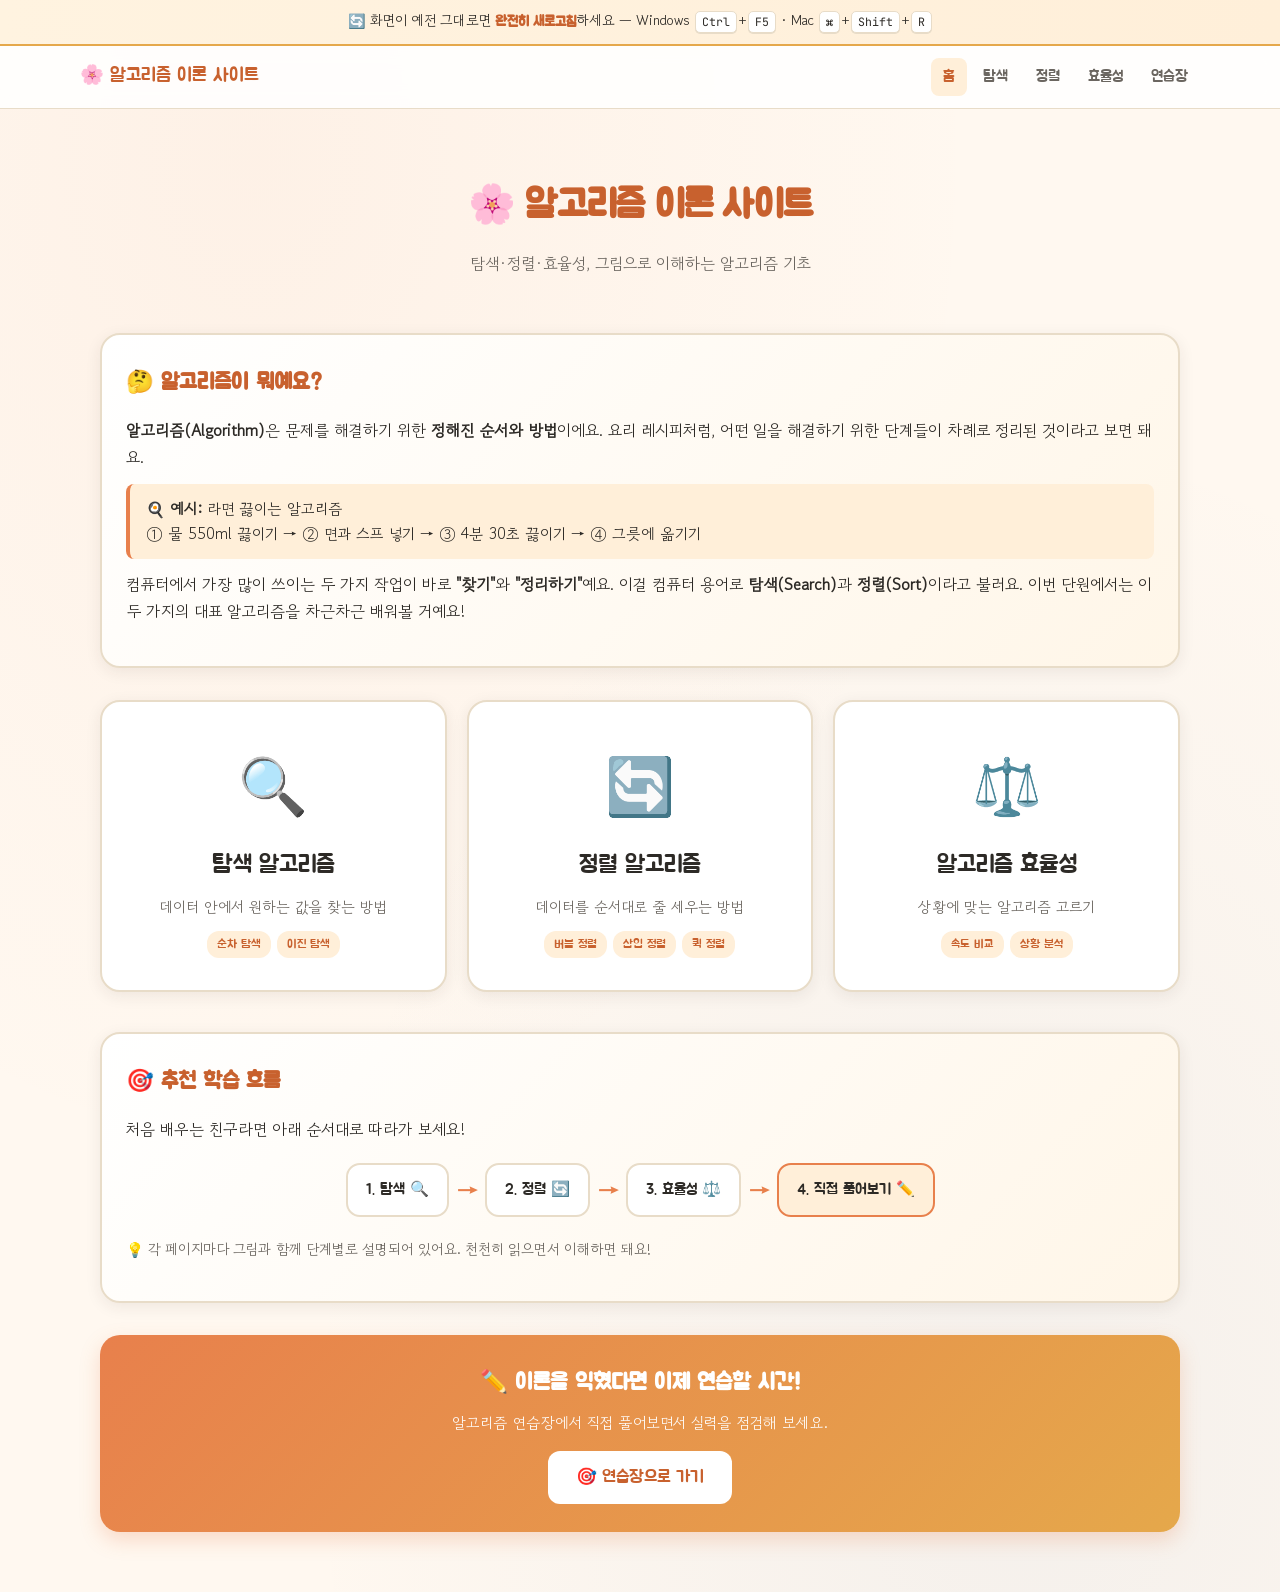
<file: index.html>
<!DOCTYPE html>
<html lang="ko">
<head>
<meta charset="UTF-8">
<meta name="viewport" content="width=device-width, initial-scale=1.0">
<title>알고리즘 이론 사이트 | 대성여자고등학교 정보</title>
<link rel="preconnect" href="https://fonts.googleapis.com">
<link rel="preconnect" href="https://fonts.gstatic.com" crossorigin>
<link href="https://fonts.googleapis.com/css2?family=Gowun+Dodum&family=Jua&family=JetBrains+Mono:wght@500;700&display=swap" rel="stylesheet">
<link rel="stylesheet" href="common.css">
<style>
  /* 메인 헤더 */
  header.hero {
    text-align: center;
    padding: 32px 0 24px;
    margin-bottom: 32px;
  }
  h1 {
    font-family: 'Jua', sans-serif;
    font-size: 2.4rem;
    color: var(--primary-dark);
    margin-bottom: 12px;
    letter-spacing: -0.02em;
  }
  .subtitle {
    color: var(--text-light);
    font-size: 1rem;
  }

  /* 큰 카드 (메인 메뉴) */
  .menu-grid {
    display: grid;
    grid-template-columns: repeat(auto-fit, minmax(260px, 1fr));
    gap: 20px;
    margin-bottom: 40px;
  }
  .menu-card {
    background: var(--card);
    border: 2px solid var(--border);
    border-radius: 20px;
    padding: 32px 24px;
    text-decoration: none;
    color: var(--text);
    transition: all 0.25s ease;
    box-shadow: var(--shadow);
    text-align: center;
    display: block;
    position: relative;
    overflow: hidden;
  }
  .menu-card::before {
    content: '';
    position: absolute;
    top: 0; left: 0; right: 0;
    height: 6px;
    background: linear-gradient(90deg, var(--primary), var(--warn));
    opacity: 0;
    transition: opacity 0.25s;
  }
  .menu-card:hover {
    transform: translateY(-4px);
    box-shadow: var(--shadow-hover);
    border-color: var(--primary);
  }
  .menu-card:hover::before { opacity: 1; }
  .menu-card.search:hover { border-color: var(--primary); }
  .menu-card.sort:hover { border-color: var(--secondary); }
  .menu-card.eff:hover { border-color: var(--success); }

  .menu-icon {
    font-size: 3.5rem;
    margin-bottom: 16px;
    display: block;
  }
  .menu-title {
    font-family: 'Jua', sans-serif;
    font-size: 1.5rem;
    color: var(--text);
    margin-bottom: 8px;
  }
  .menu-desc {
    color: var(--text-light);
    font-size: 0.92rem;
    margin-bottom: 12px;
  }
  .menu-tags {
    display: flex;
    gap: 6px;
    justify-content: center;
    flex-wrap: wrap;
    margin-top: 12px;
  }
  .tag {
    background: var(--bg-alt);
    color: var(--primary-dark);
    padding: 3px 10px;
    border-radius: 12px;
    font-size: 0.78rem;
    font-family: 'Jua', sans-serif;
  }

  /* 도입부 카드 */
  .intro-card {
    background: linear-gradient(135deg, var(--card) 0%, #FFF6E8 100%);
    border: 2px solid var(--border);
    border-radius: 20px;
    padding: 28px 24px;
    margin-bottom: 32px;
    box-shadow: var(--shadow);
  }
  .intro-card h2 {
    font-family: 'Jua', sans-serif;
    font-size: 1.4rem;
    color: var(--primary-dark);
    margin-bottom: 16px;
    display: flex;
    align-items: center;
    gap: 8px;
  }
  .intro-card p { margin-bottom: 12px; }
  .intro-card .example {
    background: var(--bg-alt);
    border-left: 4px solid var(--primary);
    padding: 12px 16px;
    border-radius: 8px;
    margin: 12px 0;
    font-size: 0.95rem;
  }

  /* 학습 흐름 표 */
  .flow {
    display: flex;
    align-items: center;
    justify-content: center;
    flex-wrap: wrap;
    gap: 8px;
    margin: 20px 0;
  }
  .flow-step {
    background: var(--card);
    border: 2px solid var(--border);
    border-radius: 14px;
    padding: 12px 18px;
    text-align: center;
    min-width: 100px;
    font-family: 'Jua', sans-serif;
    font-size: 0.95rem;
  }
  .flow-arrow {
    color: var(--primary);
    font-size: 1.4rem;
    font-weight: bold;
  }

  /* 연습장 링크 강조 */
  .practice-cta {
    background: linear-gradient(135deg, var(--primary) 0%, var(--warn) 100%);
    color: white;
    border-radius: 20px;
    padding: 28px;
    text-align: center;
    margin-top: 32px;
    box-shadow: 0 8px 20px rgba(232, 128, 76, 0.25);
  }
  .practice-cta h3 {
    font-family: 'Jua', sans-serif;
    font-size: 1.4rem;
    margin-bottom: 8px;
  }
  .practice-cta p {
    margin-bottom: 16px;
    opacity: 0.95;
    font-size: 0.95rem;
  }
  .practice-btn {
    display: inline-block;
    background: white;
    color: var(--primary-dark);
    padding: 12px 28px;
    border-radius: 12px;
    text-decoration: none;
    font-family: 'Jua', sans-serif;
    font-size: 1.05rem;
    transition: all 0.2s;
  }
  .practice-btn:hover {
    transform: scale(1.05);
    box-shadow: 0 4px 12px rgba(0, 0, 0, 0.15);
  }

  @media (max-width: 600px) {
    h1 { font-size: 1.8rem; }
    .container { padding: 20px 14px 40px; } /* index에서만 좌우 14px */
    .menu-card { padding: 24px 18px; }
  }
</style>
</head>
<body>

<div class="refresh-notice" role="note">
  🔄 화면이 예전 그대로면 <strong>완전히 새로고침</strong>하세요 —
  Windows <kbd>Ctrl</kbd>+<kbd>F5</kbd> ·
  Mac <kbd>⌘</kbd>+<kbd>Shift</kbd>+<kbd>R</kbd>
</div>

<nav>
  <div class="nav-inner">
    <a href="index.html" class="logo">🌸 알고리즘 이론 사이트</a>
    <div class="nav-links">
      <a href="index.html" class="active">홈</a>
      <a href="search.html">탐색</a>
      <a href="sort.html">정렬</a>
      <a href="efficiency.html">효율성</a>
      <a href="algorithm-practice.html">연습장</a>
    </div>
  </div>
</nav>

<div class="container">

  <header class="hero">
    <h1>🌸 알고리즘 이론 사이트</h1>
    <p class="subtitle">탐색·정렬·효율성, 그림으로 이해하는 알고리즘 기초</p>
  </header>

  <!-- 도입부: 알고리즘이 뭐예요? -->
  <div class="intro-card">
    <h2>🤔 알고리즘이 뭐예요?</h2>
    <p>
      <strong>알고리즘(Algorithm)</strong>은 문제를 해결하기 위한 <strong>정해진 순서와 방법</strong>이에요.
      요리 레시피처럼, 어떤 일을 해결하기 위한 단계들이 차례로 정리된 것이라고 보면 돼요.
    </p>

    <div class="example">
      🍳 <strong>예시:</strong> 라면 끓이는 알고리즘<br>
      ① 물 550ml 끓이기 → ② 면과 스프 넣기 → ③ 4분 30초 끓이기 → ④ 그릇에 옮기기
    </div>

    <p>
      컴퓨터에서 가장 많이 쓰이는 두 가지 작업이 바로 <strong>"찾기"</strong>와 <strong>"정리하기"</strong>예요.
      이걸 컴퓨터 용어로 <strong>탐색(Search)</strong>과 <strong>정렬(Sort)</strong>이라고 불러요.
      이번 단원에서는 이 두 가지의 대표 알고리즘을 차근차근 배워볼 거예요!
    </p>
  </div>

  <!-- 메뉴 카드들 -->
  <div class="menu-grid">
    <a href="search.html" class="menu-card search">
      <span class="menu-icon">🔍</span>
      <div class="menu-title">탐색 알고리즘</div>
      <div class="menu-desc">데이터 안에서 원하는 값을 찾는 방법</div>
      <div class="menu-tags">
        <span class="tag">순차 탐색</span>
        <span class="tag">이진 탐색</span>
      </div>
    </a>

    <a href="sort.html" class="menu-card sort">
      <span class="menu-icon">🔄</span>
      <div class="menu-title">정렬 알고리즘</div>
      <div class="menu-desc">데이터를 순서대로 줄 세우는 방법</div>
      <div class="menu-tags">
        <span class="tag">버블 정렬</span>
        <span class="tag">삽입 정렬</span>
        <span class="tag">퀵 정렬</span>
      </div>
    </a>

    <a href="efficiency.html" class="menu-card eff">
      <span class="menu-icon">⚖️</span>
      <div class="menu-title">알고리즘 효율성</div>
      <div class="menu-desc">상황에 맞는 알고리즘 고르기</div>
      <div class="menu-tags">
        <span class="tag">속도 비교</span>
        <span class="tag">상황 분석</span>
      </div>
    </a>
  </div>

  <!-- 학습 흐름 -->
  <div class="intro-card">
    <h2>🎯 추천 학습 흐름</h2>
    <p>처음 배우는 친구라면 아래 순서대로 따라가 보세요!</p>
    <div class="flow">
      <div class="flow-step">1. 탐색 🔍</div>
      <span class="flow-arrow">→</span>
      <div class="flow-step">2. 정렬 🔄</div>
      <span class="flow-arrow">→</span>
      <div class="flow-step">3. 효율성 ⚖️</div>
      <span class="flow-arrow">→</span>
      <div class="flow-step" style="background: var(--bg-alt); border-color: var(--primary);">4. 직접 풀어보기 ✏️</div>
    </div>
    <p style="font-size: 0.9rem; color: var(--text-light); margin-top: 12px;">
      💡 각 페이지마다 그림과 함께 단계별로 설명되어 있어요. 천천히 읽으면서 이해하면 돼요!
    </p>
  </div>

  <!-- 연습장 링크 -->
  <div class="practice-cta">
    <h3>✏️ 이론을 익혔다면 이제 연습할 시간!</h3>
    <p>알고리즘 연습장에서 직접 풀어보면서 실력을 점검해 보세요.</p>
    <a href="algorithm-practice.html" class="practice-btn">
      🎯 연습장으로 가기
    </a>
  </div>

</div>

</body>
</html>
</file>
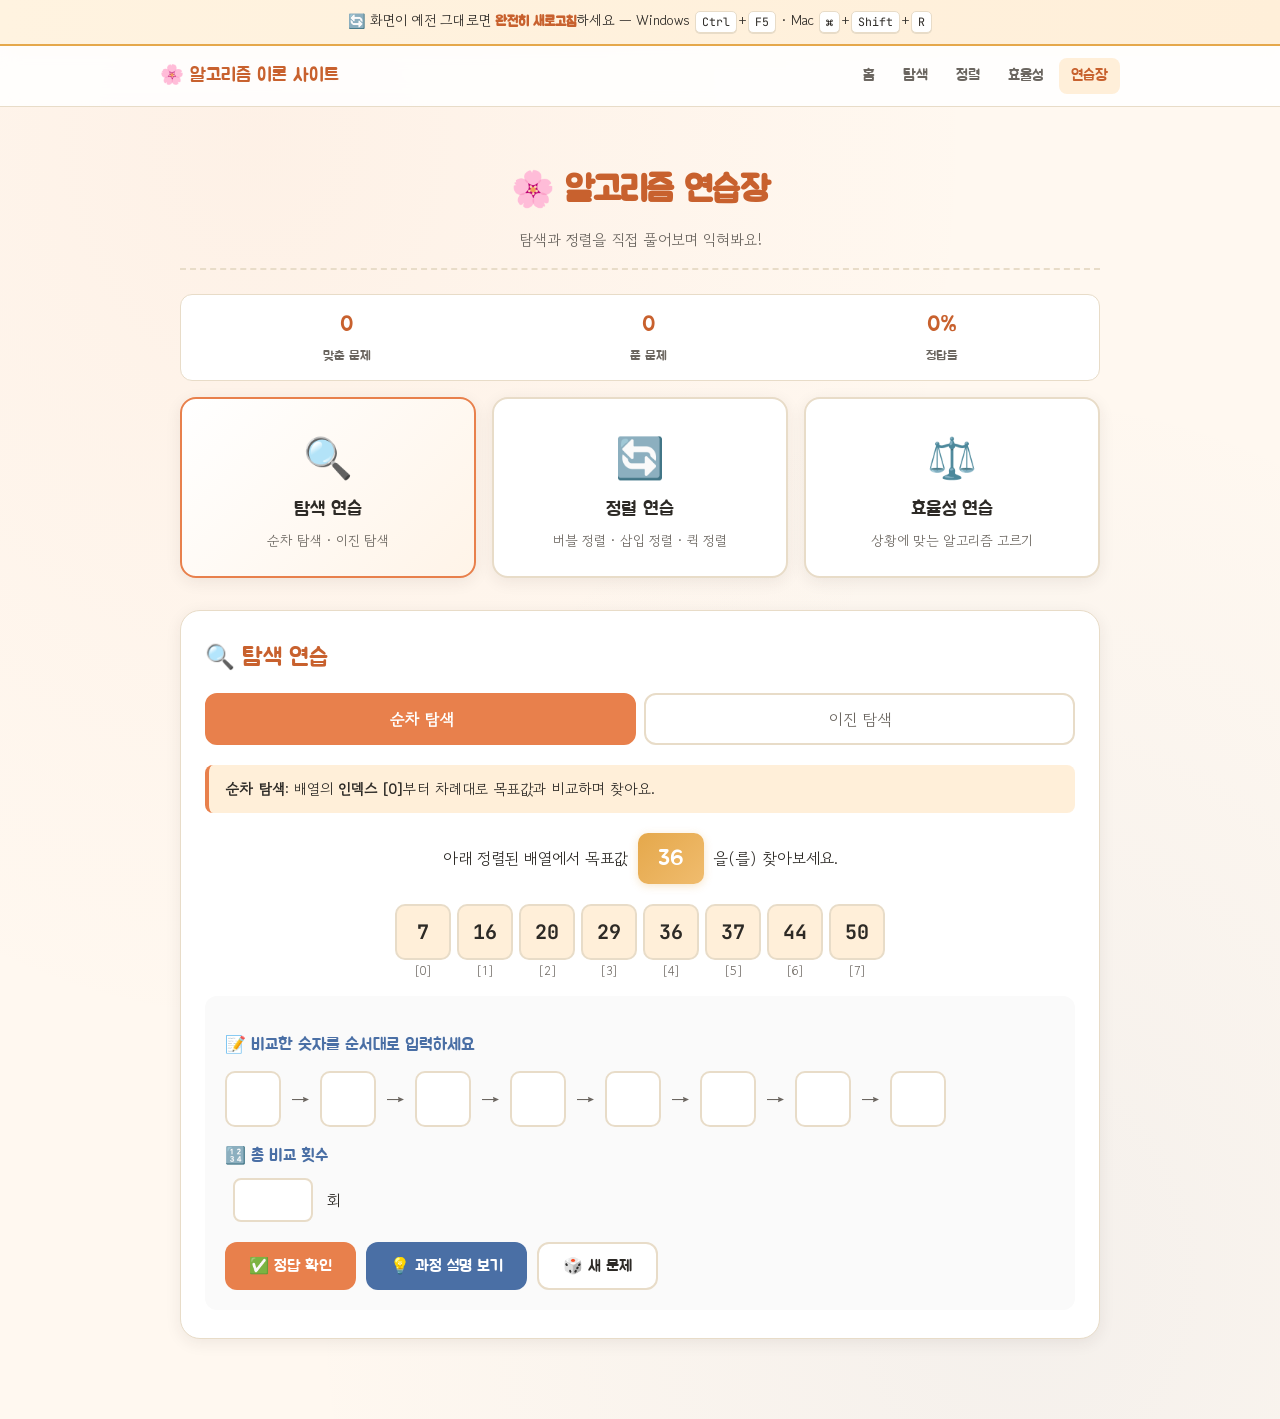
<file: algorithm-practice.html>
<!DOCTYPE html>
<html lang="ko">
<head>
<meta charset="UTF-8">
<meta name="viewport" content="width=device-width, initial-scale=1.0">
<title>알고리즘 연습장 | 대성여자고등학교 정보</title>
<link rel="preconnect" href="https://fonts.googleapis.com">
<link rel="preconnect" href="https://fonts.gstatic.com" crossorigin>
<link href="https://fonts.googleapis.com/css2?family=Gowun+Dodum&family=Jua&family=JetBrains+Mono:wght@500;700&display=swap" rel="stylesheet">
<style>
  :root {
    --bg: #FFF8F0;
    --bg-alt: #FFEFD9;
    --primary: #E8804C;
    --primary-dark: #C8612E;
    --secondary: #4A6FA5;
    --secondary-light: #7B9CD2;
    --success: #6BAA75;
    --error: #D85A5A;
    --warn: #E5A84B;
    --text: #2D2A26;
    --text-light: #6B6660;
    --card: #FFFFFF;
    --border: #E8DCC8;
    --shadow: 0 4px 16px rgba(45, 42, 38, 0.08);
    --shadow-hover: 0 8px 24px rgba(45, 42, 38, 0.12);
  }

  * { margin: 0; padding: 0; box-sizing: border-box; }

  body {
    font-family: 'Gowun Dodum', sans-serif;
    background: var(--bg);
    color: var(--text);
    line-height: 1.6;
    min-height: 100vh;
    background-image:
      radial-gradient(at 20% 10%, rgba(232, 128, 76, 0.06) 0, transparent 50%),
      radial-gradient(at 80% 90%, rgba(74, 111, 165, 0.06) 0, transparent 50%);
  }

  .refresh-notice {
    background: linear-gradient(90deg, #FFF3E0 0%, #FFEFD9 100%);
    border-bottom: 2px solid var(--warn);
    padding: 10px 16px;
    text-align: center;
    font-size: 0.88rem;
    color: var(--text);
    line-height: 1.55;
  }
  .refresh-notice strong {
    color: var(--primary-dark);
    font-family: 'Jua', sans-serif;
  }
  .refresh-notice kbd {
    display: inline-block;
    font-family: 'JetBrains Mono', monospace;
    font-size: 0.82em;
    background: var(--card);
    border: 1px solid var(--border);
    border-radius: 5px;
    padding: 1px 6px;
    margin: 0 1px;
    box-shadow: 0 1px 0 var(--border);
  }

  nav {
    background: rgba(255, 255, 255, 0.85);
    backdrop-filter: blur(10px);
    border-bottom: 1px solid var(--border);
    padding: 12px 20px;
    position: sticky;
    top: 0;
    z-index: 100;
  }
  .nav-inner {
    max-width: 960px;
    margin: 0 auto;
    display: flex;
    justify-content: space-between;
    align-items: center;
    flex-wrap: wrap;
    gap: 8px;
  }
  .logo {
    font-family: 'Jua', sans-serif;
    font-size: 1.2rem;
    color: var(--primary-dark);
    text-decoration: none;
    display: flex;
    align-items: center;
    gap: 6px;
  }
  .nav-links { display: flex; gap: 4px; flex-wrap: wrap; }
  .nav-links a {
    text-decoration: none;
    color: var(--text-light);
    font-family: 'Jua', sans-serif;
    font-size: 0.95rem;
    padding: 6px 12px;
    border-radius: 8px;
    transition: all 0.2s;
  }
  .nav-links a:hover { color: var(--primary-dark); background: var(--bg-alt); }
  .nav-links a.active { color: var(--primary-dark); background: var(--bg-alt); }

  .container {
    max-width: 960px;
    margin: 0 auto;
    padding: 24px 20px 60px;
  }

  /* 헤더 */
  header {
    text-align: center;
    padding: 32px 0 16px;
    margin-bottom: 24px;
    border-bottom: 2px dashed var(--border);
  }
  h1 {
    font-family: 'Jua', sans-serif;
    font-size: 2.2rem;
    color: var(--primary-dark);
    margin-bottom: 8px;
    letter-spacing: -0.02em;
  }
  .subtitle {
    color: var(--text-light);
    font-size: 0.95rem;
  }

  /* 모드 선택 */
  .mode-grid {
    display: grid;
    grid-template-columns: repeat(auto-fit, minmax(250px, 1fr));
    gap: 16px;
    margin-bottom: 32px;
  }
  .mode-card {
    background: var(--card);
    border: 2px solid var(--border);
    border-radius: 16px;
    padding: 24px 20px;
    cursor: pointer;
    transition: all 0.25s ease;
    text-align: center;
    box-shadow: var(--shadow);
  }
  .mode-card:hover {
    transform: translateY(-3px);
    box-shadow: var(--shadow-hover);
    border-color: var(--primary);
  }
  .mode-card.active {
    border-color: var(--primary);
    background: linear-gradient(135deg, #FFFFFF 0%, #FFF4E8 100%);
  }
  .mode-icon {
    font-size: 2.5rem;
    margin-bottom: 8px;
    display: block;
  }
  .mode-title {
    font-family: 'Jua', sans-serif;
    font-size: 1.2rem;
    color: var(--text);
    margin-bottom: 4px;
  }
  .mode-desc {
    font-size: 0.85rem;
    color: var(--text-light);
  }

  /* 메인 패널 */
  .panel {
    background: var(--card);
    border-radius: 20px;
    padding: 28px 24px;
    box-shadow: var(--shadow);
    border: 1px solid var(--border);
    margin-bottom: 20px;
    display: none;
  }
  .panel.active { display: block; animation: fadeIn 0.3s ease; }

  @keyframes fadeIn {
    from { opacity: 0; transform: translateY(8px); }
    to { opacity: 1; transform: translateY(0); }
  }

  .panel-title {
    font-family: 'Jua', sans-serif;
    font-size: 1.5rem;
    color: var(--primary-dark);
    margin-bottom: 16px;
    display: flex;
    align-items: center;
    gap: 8px;
  }

  /* 옵션 선택 (이진/순차 탐색, 정렬 유형) */
  .option-tabs {
    display: flex;
    gap: 8px;
    margin-bottom: 20px;
    flex-wrap: wrap;
  }
  .tab-btn {
    flex: 1;
    min-width: 130px;
    padding: 12px 16px;
    border: 2px solid var(--border);
    background: var(--card);
    color: var(--text-light);
    border-radius: 12px;
    font-family: 'Gowun Dodum', sans-serif;
    font-size: 1rem;
    cursor: pointer;
    transition: all 0.2s;
  }
  .tab-btn:hover { border-color: var(--primary); }
  .tab-btn.active {
    background: var(--primary);
    color: white;
    border-color: var(--primary);
    font-weight: bold;
  }

  /* 배열 표시 */
  .array-display {
    display: flex;
    gap: 6px;
    margin: 16px 0;
    flex-wrap: wrap;
    justify-content: center;
  }
  .array-cell {
    width: 56px;
    height: 56px;
    background: var(--bg-alt);
    border: 2px solid var(--border);
    border-radius: 10px;
    display: flex;
    align-items: center;
    justify-content: center;
    font-family: 'JetBrains Mono', monospace;
    font-weight: 700;
    font-size: 1.25rem;
    color: var(--text);
    position: relative;
    transition: all 0.3s;
  }
  .array-cell .idx {
    position: absolute;
    bottom: -22px;
    font-size: 0.75rem;
    color: var(--text-light);
    font-family: 'Gowun Dodum', sans-serif;
    font-weight: normal;
  }
  .array-cell.correct {
    background: #E5F2E5;
    border-color: var(--success);
    color: var(--success);
  }
  .array-cell.wrong {
    background: #FBE5E5;
    border-color: var(--error);
    color: var(--error);
  }

  /* 입력 칸 */
  .input-cell {
    width: 56px;
    height: 56px;
    border: 2px solid var(--border);
    border-radius: 10px;
    text-align: center;
    font-family: 'JetBrains Mono', monospace;
    font-weight: 700;
    font-size: 1.2rem;
    background: var(--card);
    color: var(--text);
    transition: all 0.2s;
  }
  .input-cell:focus {
    outline: none;
    border-color: var(--primary);
    box-shadow: 0 0 0 3px rgba(232, 128, 76, 0.15);
  }
  .input-cell.correct {
    background: #E5F2E5;
    border-color: var(--success);
  }
  .input-cell.wrong {
    background: #FBE5E5;
    border-color: var(--error);
  }

  /* 목표값 강조 */
  .target-box {
    display: inline-block;
    background: linear-gradient(135deg, var(--warn), #F0BC6E);
    color: white;
    padding: 8px 20px;
    border-radius: 10px;
    font-family: 'Jua', sans-serif;
    font-size: 1.4rem;
    margin: 0 4px;
    box-shadow: 0 2px 8px rgba(229, 168, 75, 0.3);
  }

  /* 라벨 */
  .label {
    font-family: 'Jua', sans-serif;
    font-size: 1.05rem;
    color: var(--secondary);
    margin: 16px 0 8px;
  }
  .info-box {
    background: var(--bg-alt);
    border-left: 4px solid var(--primary);
    padding: 12px 16px;
    border-radius: 8px;
    margin: 12px 0;
    font-size: 0.92rem;
    color: var(--text);
  }

  /* 입력 영역 */
  .answer-section {
    margin-top: 20px;
    padding: 20px;
    background: #FAFAFA;
    border-radius: 12px;
  }
  .path-inputs {
    display: flex;
    flex-wrap: wrap;
    gap: 10px;
    align-items: center;
    margin: 12px 0;
  }
  .path-arrow {
    color: var(--text-light);
    font-size: 1.3rem;
  }
  .count-input {
    width: 80px;
    height: 44px;
    margin: 0 8px;
    border: 2px solid var(--border);
    border-radius: 8px;
    text-align: center;
    font-family: 'JetBrains Mono', monospace;
    font-size: 1.1rem;
    font-weight: 700;
  }
  .count-input:focus {
    outline: none;
    border-color: var(--primary);
  }

  /* 버튼 */
  .btn-group {
    display: flex;
    gap: 10px;
    margin-top: 20px;
    flex-wrap: wrap;
  }
  .btn {
    padding: 12px 24px;
    border-radius: 12px;
    border: none;
    font-family: 'Jua', sans-serif;
    font-size: 1rem;
    cursor: pointer;
    transition: all 0.2s;
    min-width: 120px;
  }
  .btn:active { transform: scale(0.97); }
  .btn-primary {
    background: var(--primary);
    color: white;
  }
  .btn-primary:hover { background: var(--primary-dark); }
  .btn-secondary {
    background: var(--card);
    color: var(--text);
    border: 2px solid var(--border);
  }
  .btn-secondary:hover { border-color: var(--primary); }
  .btn-info {
    background: var(--secondary);
    color: white;
  }
  .btn-info:hover { background: #3B5A87; }
  .btn-success {
    background: var(--success);
    color: white;
  }

  /* 결과 메시지 */
  .result-box {
    padding: 16px 20px;
    border-radius: 12px;
    margin-top: 16px;
    display: none;
    font-size: 1rem;
  }
  .result-box.show { display: block; animation: fadeIn 0.3s; }
  .result-correct {
    background: #E5F2E5;
    border-left: 5px solid var(--success);
    color: #3D6F47;
  }
  .result-wrong {
    background: #FBE5E5;
    border-left: 5px solid var(--error);
    color: #8E2E2E;
  }
  .result-partial {
    background: #FFF3D9;
    border-left: 5px solid var(--warn);
    color: #7A5A1F;
  }
  .result-title {
    font-family: 'Jua', sans-serif;
    font-size: 1.15rem;
    margin-bottom: 6px;
  }
  .sort-grade-detail {
    margin-top: 14px;
    padding-top: 12px;
    border-top: 1px dashed rgba(0, 0, 0, 0.12);
    font-size: 0.95rem;
    line-height: 1.65;
  }
  .sort-grade-scope {
    margin: 0 0 12px;
    font-size: 0.9rem;
    opacity: 0.92;
  }
  .sort-grade-round {
    background: rgba(255, 255, 255, 0.55);
    border-radius: 10px;
    padding: 12px 14px;
    margin: 10px 0;
    border: 1px solid rgba(0, 0, 0, 0.08);
  }
  .result-correct .sort-grade-round { background: rgba(255, 255, 255, 0.65); }
  .result-partial .sort-grade-round { background: rgba(255, 255, 255, 0.7); }
  .result-wrong .sort-grade-round { background: rgba(255, 255, 255, 0.75); }

  /* 해설 박스 */
  .explanation {
    background: linear-gradient(135deg, #F7F4EE 0%, #FBF7EE 100%);
    border: 2px solid var(--border);
    border-radius: 14px;
    padding: 20px;
    margin-top: 16px;
    display: none;
  }
  .explanation.show { display: block; animation: fadeIn 0.3s; }
  .explanation h3 {
    font-family: 'Jua', sans-serif;
    color: var(--secondary);
    margin-bottom: 10px;
    font-size: 1.1rem;
  }
  .explanation p { margin: 8px 0; font-size: 0.95rem; }
  .step {
    background: white;
    border-radius: 10px;
    padding: 12px 16px;
    margin: 10px 0;
    border-left: 4px solid var(--secondary-light);
  }
  .step strong { color: var(--secondary); }
  code {
    background: var(--bg-alt);
    padding: 2px 8px;
    border-radius: 4px;
    font-family: 'JetBrains Mono', monospace;
    font-size: 0.9em;
  }

  /* 효율성 모드 */
  .situation-card {
    background: linear-gradient(135deg, #F0F4FA 0%, #E5EEF8 100%);
    border: 2px solid var(--secondary-light);
    border-radius: 16px;
    padding: 24px;
    margin: 16px 0;
    text-align: center;
  }
  .situation-card .label-tag {
    display: inline-block;
    background: var(--secondary);
    color: white;
    padding: 4px 12px;
    border-radius: 20px;
    font-family: 'Jua', sans-serif;
    font-size: 0.85rem;
    margin-bottom: 12px;
  }
  .situation-text {
    font-size: 1.05rem;
    line-height: 1.7;
    color: var(--text);
  }
  .choice-buttons {
    display: grid;
    grid-template-columns: 1fr 1fr;
    gap: 12px;
    margin-top: 20px;
  }
  .choice-btn {
    padding: 20px;
    border: 2px solid var(--border);
    background: var(--card);
    border-radius: 14px;
    cursor: pointer;
    font-family: 'Gowun Dodum', sans-serif;
    transition: all 0.2s;
  }
  .choice-btn:hover {
    border-color: var(--primary);
    transform: translateY(-2px);
  }
  .choice-btn .ico { font-size: 2rem; display: block; margin-bottom: 4px; }
  .choice-btn .name {
    font-family: 'Jua', sans-serif;
    font-size: 1.05rem;
    color: var(--text);
  }
  .choice-btn.selected-correct {
    background: #E5F2E5;
    border-color: var(--success);
  }
  .choice-btn.selected-wrong {
    background: #FBE5E5;
    border-color: var(--error);
  }
  .choice-btn.show-correct {
    border-color: var(--success);
    background: #F0F8F0;
  }

  /* 점수 표시 */
  .score-bar {
    display: flex;
    justify-content: space-around;
    background: var(--card);
    padding: 12px;
    border-radius: 12px;
    margin-bottom: 16px;
    border: 1px solid var(--border);
    font-family: 'Jua', sans-serif;
  }
  .score-item { text-align: center; }
  .score-item .num {
    font-size: 1.4rem;
    color: var(--primary-dark);
    display: block;
  }
  .score-item .name {
    font-size: 0.8rem;
    color: var(--text-light);
  }

  /* 모바일 */
  @media (max-width: 600px) {
    h1 { font-size: 1.7rem; }
    .container { padding: 16px 12px 40px; }
    .panel { padding: 20px 16px; }
    .array-cell { width: 42px; height: 42px; font-size: 1rem; }
    .input-cell { width: 42px; height: 42px; font-size: 0.95rem; }
    .target-box { font-size: 1.1rem; padding: 6px 14px; }
    .btn { padding: 10px 16px; font-size: 0.9rem; min-width: 0; flex: 1; }
    .choice-buttons { grid-template-columns: 1fr; }
    .mode-grid { grid-template-columns: 1fr; }
  }
</style>
</head>
<body>

<div class="refresh-notice" role="note">
  🔄 화면이 예전 그대로면 <strong>완전히 새로고침</strong>하세요 —
  Windows <kbd>Ctrl</kbd>+<kbd>F5</kbd> ·
  Mac <kbd>⌘</kbd>+<kbd>Shift</kbd>+<kbd>R</kbd>
</div>

<nav>
  <div class="nav-inner">
    <a href="index.html" class="logo">🌸 알고리즘 이론 사이트</a>
    <div class="nav-links">
      <a href="index.html">홈</a>
      <a href="search.html">탐색</a>
      <a href="sort.html">정렬</a>
      <a href="efficiency.html">효율성</a>
      <a href="algorithm-practice.html" class="active">연습장</a>
    </div>
  </div>
</nav>
<div class="container">
  <header>
    <h1>🌸 알고리즘 연습장</h1>
    <p class="subtitle">탐색과 정렬을 직접 풀어보며 익혀봐요!</p>
  </header>

  <!-- 점수판 -->
  <div class="score-bar">
    <div class="score-item">
      <span class="num" id="score-correct">0</span>
      <span class="name">맞춘 문제</span>
    </div>
    <div class="score-item">
      <span class="num" id="score-total">0</span>
      <span class="name">푼 문제</span>
    </div>
    <div class="score-item">
      <span class="num" id="score-rate">0%</span>
      <span class="name">정답률</span>
    </div>
  </div>

  <!-- 모드 선택 -->
  <div class="mode-grid">
    <div class="mode-card active" data-mode="search">
      <span class="mode-icon">🔍</span>
      <div class="mode-title">탐색 연습</div>
      <div class="mode-desc">순차 탐색 · 이진 탐색</div>
    </div>
    <div class="mode-card" data-mode="sort">
      <span class="mode-icon">🔄</span>
      <div class="mode-title">정렬 연습</div>
      <div class="mode-desc">버블 정렬 · 삽입 정렬 · 퀵 정렬</div>
    </div>
    <div class="mode-card" data-mode="efficiency">
      <span class="mode-icon">⚖️</span>
      <div class="mode-title">효율성 연습</div>
      <div class="mode-desc">상황에 맞는 알고리즘 고르기</div>
    </div>
  </div>

  <!-- ============ 탐색 연습 패널 ============ -->
  <div class="panel active" id="panel-search">
    <div class="panel-title">🔍 탐색 연습</div>

    <div class="option-tabs">
      <button class="tab-btn active" data-search="linear">순차 탐색</button>
      <button class="tab-btn" data-search="binary">이진 탐색</button>
    </div>

    <div class="info-box" id="search-info">
      <strong>순차 탐색</strong>: 배열의 <strong>인덱스 [0]</strong>부터 차례대로 목표값과 비교하며 찾아요.
    </div>

    <div style="text-align: center; margin: 20px 0;">
      <p>아래 정렬된 배열에서 목표값
        <span class="target-box" id="search-target">?</span>
        을(를) 찾아보세요.</p>
    </div>

    <div class="array-display" id="search-array"></div>

    <div class="answer-section" style="margin-top: 36px;">
      <div class="label">📝 비교한 숫자를 순서대로 입력하세요</div>
      <div class="path-inputs" id="search-path-inputs"></div>

      <div class="label">🔢 총 비교 횟수</div>
      <div>
        <input type="number" class="count-input" id="search-count" min="0" max="20"> 회
      </div>

      <div class="btn-group">
        <button class="btn btn-primary" onclick="checkSearch()">✅ 정답 확인</button>
        <button class="btn btn-info" onclick="showSearchExplanation()">💡 과정 설명 보기</button>
        <button class="btn btn-secondary" onclick="newSearchProblem()">🎲 새 문제</button>
      </div>

      <div class="result-box" id="search-result"></div>
      <div class="explanation" id="search-explanation"></div>
    </div>
  </div>

  <!-- ============ 정렬 연습 패널 ============ -->
  <div class="panel" id="panel-sort">
    <div class="panel-title">🔄 정렬 연습</div>

    <div class="option-tabs">
      <button class="tab-btn active" data-sort="bubble">버블 정렬</button>
      <button class="tab-btn" data-sort="insertion">삽입 정렬</button>
      <button class="tab-btn" data-sort="quick">퀵 정렬</button>
    </div>

    <div class="info-box" id="sort-info">
      <strong>버블 정렬 1회전</strong>: 첫 원소부터 인접한 두 원소를 비교해서, 왼쪽이 크면 자리를 바꿔요. 끝까지 한 번 진행하면 1회전 완료!
    </div>

    <p style="text-align: center; font-size: 0.92rem; color: var(--text-light); margin: 12px 0 4px; line-height: 1.55;">
      <strong>연습·채점 범위</strong>: <strong>1회전·2회전 직후</strong> 배열만 작성하면 됩니다. (전체 정렬이 끝날 때까지 적을 필요 없어요 · 수행평가와 같은 깊이)
    </p>

    <div style="text-align: center; margin: 20px 0;">
      <p>아래 배열을 <strong style="color: var(--primary-dark);" id="sort-algo-name">버블 정렬</strong>(오름차순)로 정렬해보세요.</p>
    </div>

    <div class="label" style="text-align: center;">📦 원본 배열</div>
    <div class="array-display" id="sort-array"></div>

    <div class="answer-section">
      <div class="label">▶ 1회전 후 배열 상태</div>
      <div class="array-display" id="sort-round1-inputs"></div>

      <div class="label">▶ 2회전 후 배열 상태</div>
      <div class="array-display" id="sort-round2-inputs"></div>

      <div class="btn-group">
        <button class="btn btn-primary" onclick="checkSort()">✅ 정답 확인</button>
        <button class="btn btn-info" onclick="showSortExplanation()">💡 과정 설명 보기</button>
        <button class="btn btn-secondary" onclick="newSortProblem()">🎲 새 문제</button>
      </div>

      <div class="result-box" id="sort-result"></div>
      <div class="explanation" id="sort-explanation"></div>
    </div>
  </div>

  <!-- ============ 효율성 연습 패널 ============ -->
  <div class="panel" id="panel-efficiency">
    <div class="panel-title">⚖️ 효율성 연습</div>

    <div class="info-box">
      상황을 잘 읽고, 가장 적합한(효율적인) 알고리즘을 골라보세요!
    </div>

    <div class="situation-card">
      <span class="label-tag">상황</span>
      <p class="situation-text" id="eff-situation">불러오는 중...</p>
    </div>

    <div class="choice-buttons">
      <button class="choice-btn" data-choice="linear" onclick="checkEfficiency('linear')">
        <span class="ico">📋</span>
        <span class="name">순차 탐색</span>
      </button>
      <button class="choice-btn" data-choice="binary" onclick="checkEfficiency('binary')">
        <span class="ico">✂️</span>
        <span class="name">이진 탐색</span>
      </button>
    </div>

    <div class="btn-group">
      <button class="btn btn-secondary" onclick="newEfficiencyProblem()">🎲 새 상황 보기</button>
    </div>

    <div class="result-box" id="eff-result"></div>
  </div>

</div>

<script src="common.js"></script>
<script>
// ============================================
// 전역 상태
// ============================================
let state = {
  // 탐색
  searchArray: [],
  searchTarget: null,
  searchType: 'linear',  // 'linear' | 'binary'
  searchAnswer: { path: [], count: 0 },

  // 정렬
  sortArray: [],
  sortType: 'bubble', // 'bubble' | 'insertion' | 'quick'
  sortAnswer: { round1: [], round2: [] },

  // 효율성
  effSituation: null,

  // 문제별 점수 반영 여부 (같은 문제 중복 채점 방지)
  attempted: { search: false, sort: false, efficiency: false },

  // 점수
  score: { correct: 0, total: 0 }
};

// localStorage에서 점수 불러오기
function loadScore() {
  try {
    const saved = JSON.parse(localStorage.getItem('algoPracticeScore') || '{}');
    state.score = { correct: saved.correct || 0, total: saved.total || 0 };
  } catch (e) {
    state.score = { correct: 0, total: 0 };
  }
  updateScoreDisplay();
}

function saveScore() {
  localStorage.setItem('algoPracticeScore', JSON.stringify(state.score));
}

function updateScoreDisplay() {
  el('score-correct').textContent = state.score.correct;
  el('score-total').textContent = state.score.total;
  const rate = state.score.total === 0 ? 0 : Math.round((state.score.correct / state.score.total) * 100);
  el('score-rate').textContent = rate + '%';
}

function recordResult(isCorrect) {
  state.score.total++;
  if (isCorrect) state.score.correct++;
  saveScore();
  updateScoreDisplay();
}

// ============================================
// 모드 전환
// ============================================
document.querySelectorAll('.mode-card').forEach(card => {
  card.addEventListener('click', () => {
    document.querySelectorAll('.mode-card').forEach(c => c.classList.remove('active'));
    card.classList.add('active');
    const mode = card.dataset.mode;
    document.querySelectorAll('.panel').forEach(p => p.classList.remove('active'));
    el('panel-' + mode).classList.add('active');
  });
});

// ============================================
// 탐색 - 알고리즘 구현
// ============================================
function linearSearch(arr, target) {
  const path = [];
  for (let i = 0; i < arr.length; i++) {
    path.push(arr[i]);
    if (arr[i] === target) return { path, count: path.length, found: true };
  }
  return { path, count: path.length, found: false };
}

function binarySearchQuotient(arr, target) {
  // 0-based index, 중간값은 (L+R)/2의 정수 몫 사용
  let L = 0, R = arr.length - 1;
  const path = [];
  while (L <= R) {
    const mid = Math.floor((L + R) / 2);
    const midVal = arr[mid];
    path.push(midVal);
    if (midVal === target) return { path, count: path.length, found: true };
    if (midVal < target) L = mid + 1;
    else R = mid - 1;
  }
  return { path, count: path.length, found: false };
}

// ============================================
// 탐색 - 새 문제 생성
// ============================================
function newSearchProblem() {
  // 1~50 범위에서 8개 랜덤 추출 후 정렬
  const set = new Set();
  while (set.size < 8) set.add(Math.floor(Math.random() * 50) + 1);
  const arr = [...set].sort((a, b) => a - b);

  // 목표값은 항상 배열에 있는 원소. 인덱스 [0],[1],[2]는 쓰지 않음 → [3]~[7] 중에서만 선택 (8칸 배열 기준)
  const minIdx = 3;
  const idx = minIdx + Math.floor(Math.random() * (arr.length - minIdx));
  const target = arr[idx];

  state.searchArray = arr;
  state.searchTarget = target;
  state.attempted.search = false;

  // 정답 미리 계산
  if (state.searchType === 'linear') {
    state.searchAnswer = linearSearch(arr, target);
  } else {
    state.searchAnswer = binarySearchQuotient(arr, target);
  }

  renderSearchProblem();
}

function renderSearchProblem() {
  // 목표값
  el('search-target').textContent = state.searchTarget;

  // 배열 표시
  const arrDiv = el('search-array');
  arrDiv.innerHTML = '';
  state.searchArray.forEach((v, i) => {
    const cell = document.createElement('div');
    cell.className = 'array-cell';
    cell.innerHTML = `${v}<span class="idx">[${i}]</span>`;
    arrDiv.appendChild(cell);
  });

  // 입력 칸: 순차·이진 모두 배열 원소 개수만큼 (이진에서 칸 수로 비교 횟수를 짐작하지 못하도록)
  const maxLen = state.searchArray.length;
  const pathDiv = el('search-path-inputs');
  pathDiv.innerHTML = '';
  for (let i = 0; i < maxLen; i++) {
    if (i > 0) {
      const arrow = document.createElement('span');
      arrow.className = 'path-arrow';
      arrow.textContent = '→';
      pathDiv.appendChild(arrow);
    }
    const input = document.createElement('input');
    input.type = 'number';
    input.className = 'input-cell';
    input.dataset.idx = i;
    pathDiv.appendChild(input);
  }

  el('search-count').value = '';
  hideResults();
}

// 탐색 채점
function checkSearch() {
  const shouldRecord = !state.attempted.search;
  const inputs = document.querySelectorAll('#search-path-inputs .input-cell');
  const arrSet = new Set(state.searchArray);
  const userPath = [];
  let hasNonArrayValue = false;
  inputs.forEach(inp => {
    const v = inp.value.trim();
    inp.classList.remove('correct', 'wrong');
    if (v !== '') {
      const n = parseInt(v, 10);
      if (Number.isNaN(n) || !arrSet.has(n)) hasNonArrayValue = true;
      userPath.push(n);
    }
  });
  const userCount = parseInt(el('search-count').value, 10);
  const correctPath = state.searchAnswer.path;
  const correctCount = state.searchAnswer.count;

  // 경로 비교 (비교 대상은 항상 배열에 있는 원소만 가능)
  let pathMatch = !hasNonArrayValue &&
                  userPath.length === correctPath.length &&
                  userPath.every((v, i) => v === correctPath[i]);
  // 개별 칸 색칠
  inputs.forEach((inp, i) => {
    const raw = inp.value.trim();
    if (raw === '') return;
    const n = parseInt(raw, 10);
    if (Number.isNaN(n) || !arrSet.has(n)) {
      inp.classList.add('wrong');
      return;
    }
    if (i < correctPath.length) {
      if (n === correctPath[i]) inp.classList.add('correct');
      else inp.classList.add('wrong');
    } else {
      inp.classList.add('wrong'); // 정답보다 더 많이 입력한 경우
    }
  });

  // 횟수 비교
  const countMatch = userCount === correctCount;
  const countInput = el('search-count');
  countInput.classList.remove('correct', 'wrong');
  countInput.classList.add(countMatch ? 'correct' : 'wrong');

  // 결과 표시
  const resBox = el('search-result');
  resBox.classList.remove('result-correct', 'result-wrong', 'result-partial');
  resBox.classList.add('show');

  const arrayHint = hasNonArrayValue
    ? '<br><small>⚠️ 비교하는 숫자는 위 배열에 있는 값만 적어야 해요. 배열에 없는 값은 비교하지 않아요.</small>'
    : '';

  if (pathMatch && countMatch) {
    resBox.classList.add('result-correct');
    resBox.innerHTML = `<div class="result-title">🎉 완벽해요! 모두 정답입니다.</div>
      비교 경로와 비교 횟수를 모두 맞췄어요.`;
    if (shouldRecord) recordResult(true);
  } else if (pathMatch || countMatch) {
    resBox.classList.add('result-partial');
    resBox.innerHTML = `<div class="result-title">🤔 거의 다 왔어요!</div>
      ${pathMatch ? '비교 경로는 맞췄어요.' : '비교 경로를 다시 확인해 보세요.'}
      ${countMatch ? '비교 횟수도 맞췄어요.' : '비교 횟수를 다시 세어보세요.'}${arrayHint}`;
    if (shouldRecord) recordResult(false);
  } else {
    resBox.classList.add('result-wrong');
    resBox.innerHTML = `<div class="result-title">😅 다시 도전해 봐요!</div>
      정답 경로: <code>${correctPath.join(' → ')}</code><br>
      정답 횟수: <code>${correctCount}회</code><br>
      💡 [과정 설명 보기]를 눌러 단계별로 확인해 보세요!${arrayHint}`;
    if (shouldRecord) recordResult(false);
  }
  if (!shouldRecord) {
    resBox.innerHTML += '<br><small>※ 같은 문제를 다시 채점한 결과라 점수에는 반영되지 않았어요. 새 문제를 만들면 다시 반영돼요.</small>';
  }

  state.attempted.search = true;
}

// 탐색 해설
function showSearchExplanation() {
  const expBox = el('search-explanation');
  expBox.classList.add('show');

  const arr = state.searchArray;
  const target = state.searchTarget;
  const found = state.searchAnswer.found;

  let html = '';
  if (state.searchType === 'linear') {
    html = `<h3>📚 순차 탐색 단계별 풀이</h3>
      <p><strong>핵심 원리:</strong> 배열의 <strong>인덱스 [0]</strong>부터 순서대로 목표값(<code>${target}</code>)과 비교해요. 같으면 멈추고, 다르면 다음 칸으로 넘어가요.</p>`;

    arr.forEach((v, i) => {
      if (i + 1 > state.searchAnswer.count) return;
      const isLast = (i + 1 === state.searchAnswer.count);
      const result = (v === target) ? `✅ <strong style="color: var(--success);">목표값과 같음 → 찾았어요! 멈춤</strong>`
                    : `❌ 목표값과 다름 → 다음 칸으로`;
      html += `<div class="step"><strong>[${i}] 인덱스 비교:</strong> 배열 값 = <code>${v}</code> ↔ 목표값 <code>${target}</code><br>${result}</div>`;
    });

    if (!found) {
      html += `<div class="step" style="border-color: var(--warn);"><strong>결과:</strong> 끝까지 비교했지만 목표값을 찾지 못했어요. 총 비교 횟수는 배열 전체 길이만큼이에요.</div>`;
    }

    html += `<p><strong>💡 비교 횟수 = 입력한 숫자의 개수</strong>예요. 화살표로 연결된 숫자가 몇 개인지 세면 돼요!</p>`;

  } else {
    html = `<h3>📚 이진 탐색 단계별 풀이</h3>
      <p><strong>핵심 원리:</strong> 정렬된 배열의 가운데 값과 비교해서, 목표값이 더 크면 오른쪽 절반만, 작으면 왼쪽 절반만 다시 검색해요. 범위를 절반씩 줄여나가요!</p>
      <p><strong>중간값 위치 계산:</strong> <code>(왼쪽 + 오른쪽) ÷ 2의 정수 몫</code></p>`;

    let L = 0, R = arr.length - 1, step = 1;
    while (L <= R) {
      const mid = Math.floor((L + R) / 2);
      const midVal = arr[mid];
      let stepHtml = `<div class="step"><strong>비교 ${step}회:</strong> 탐색 범위 = [${L}] ~ [${R}] 인덱스<br>`;
      stepHtml += `중간값 위치 = ((${L} + ${R}) ÷ 2)의 몫 = <strong>[${mid}] 인덱스 = ${midVal}</strong><br>`;
      stepHtml += `<code>${midVal}</code> ↔ 목표값 <code>${target}</code> 비교 → `;

      if (midVal === target) {
        stepHtml += `✅ <strong style="color: var(--success);">같음! 찾았어요!</strong></div>`;
        html += stepHtml;
        break;
      } else if (midVal < target) {
        stepHtml += `중간값이 더 작음 → <strong>오른쪽 절반</strong>으로 범위 좁히기 (low = ${mid + 1})</div>`;
        L = mid + 1;
      } else {
        stepHtml += `중간값이 더 큼 → <strong>왼쪽 절반</strong>으로 범위 좁히기 (high = ${mid - 1})</div>`;
        R = mid - 1;
      }
      html += stepHtml;
      step++;
      if (step > 10) break;
    }

    if (!found) {
      html += `<div class="step" style="border-color: var(--warn);"><strong>결과:</strong> 왼쪽 > 오른쪽이 되면 더 이상 찾을 곳이 없어요. 목표값이 배열에 존재하지 않습니다.</div>`;
    }
  }

  expBox.innerHTML = html;
}

// ============================================
// 정렬 - 알고리즘 구현
// ============================================
function insertionSortRounds(arr) {
  const a = [...arr];
  const rounds = [];
  for (let i = 1; i < a.length && rounds.length < 2; i++) {
    const key = a[i];
    let j = i - 1;
    while (j >= 0 && a[j] > key) {
      a[j + 1] = a[j];
      j--;
    }
    a[j + 1] = key;
    rounds.push([...a]);
  }
  return rounds;
}

function bubbleSortRounds(arr) {
  const a = [...arr];
  const rounds = [];
  for (let i = 0; i < a.length - 1 && rounds.length < 2; i++) {
    for (let j = 0; j < a.length - 1 - i; j++) {
      if (a[j] > a[j + 1]) [a[j], a[j + 1]] = [a[j + 1], a[j]];
    }
    rounds.push([...a]);
  }
  return rounds;
}

function quickSortPivot0Rounds(arr) {
  const a = [...arr];
  const rounds = [];
  const stack = [{ l: 0, r: a.length - 1 }];

  while (stack.length > 0 && rounds.length < 2) {
    const { l, r } = stack.pop();
    if (l >= r) continue;

    const p = partitionWithPivotAtStart(a, l, r);
    rounds.push([...a]);

    // 왼쪽 구간을 먼저 처리하도록 오른쪽을 먼저 push
    if (p + 1 < r) stack.push({ l: p + 1, r });
    if (l < p - 1) stack.push({ l, r: p - 1 });
  }

  while (rounds.length < 2) rounds.push([...a]);
  return rounds;
}

function partitionWithPivotAtStart(a, l, r) {
  const pivot = a[l];
  let i = l + 1;
  let j = r;

  while (i <= j) {
    while (i <= r && a[i] <= pivot) i++;
    while (j >= l + 1 && a[j] > pivot) j--;
    if (i < j) [a[i], a[j]] = [a[j], a[i]];
  }
  [a[l], a[j]] = [a[j], a[l]];
  return j;
}

/** 채점 피드백용: 이 페이지와 동일한 스택 순서로 처음 두 번의 partition 구간·피벗·결과 */
function getQuickSortFirstTwoMeta(original) {
  const a = [...original];
  const stack = [{ l: 0, r: a.length - 1 }];
  const meta = [];
  while (stack.length > 0 && meta.length < 2) {
    const { l, r } = stack.pop();
    if (l >= r) continue;
    const pivotVal = a[l];
    const p = partitionWithPivotAtStart(a, l, r);
    meta.push({ l, r, p, pivotVal, after: [...a] });
    if (p + 1 < r) stack.push({ l: p + 1, r });
    if (l < p - 1) stack.push({ l, r: p - 1 });
  }
  return meta;
}

/** 정답 확인 직후 결과 상자에 넣을 회전별 해설(정답 배열 + 무엇을 했는지) */
function buildSortGradingFeedbackHtml() {
  const orig = state.sortArray;
  const r1 = state.sortAnswer.round1;
  const r2 = state.sortAnswer.round2;
  const n = orig.length;
  const last = n - 1;
  const type = state.sortType;

  let roundsHtml = '';

  if (type === 'bubble') {
    roundsHtml += `<div class="sort-grade-round"><p style="margin:0 0 6px;"><strong>① 1회전 후</strong> — 무엇을 했나요?</p><p style="margin:0;">인덱스 <strong>[0]</strong>부터 오른쪽으로 인접한 두 칸을 비교합니다. 왼쪽이 더 크면 교환합니다. <strong>맨 끝 [${last}]</strong> 앞까지 한 번 통과하면 1회전이 끝나고, 이때 <strong>가장 큰 값</strong>이 <strong>[${last}]</strong>에 올라갑니다.</p><p style="margin:8px 0 0;"><strong>정답 배열:</strong> <code>[${r1.join(', ')}]</code></p></div>`;
    roundsHtml += `<div class="sort-grade-round"><p style="margin:0 0 6px;"><strong>② 2회전 후</strong> — 무엇을 했나요?</p><p style="margin:0;">이미 자리 잡은 <strong>[${last}]</strong>는 그대로 두고, <strong>[0]—[${last - 1}]</strong> 구간만 같은 방식으로 또 한 번 통과합니다. 그다음으로 큰 값이 <strong>[${last - 1}]</strong>에 확정됩니다.</p><p style="margin:8px 0 0;"><strong>정답 배열:</strong> <code>[${r2.join(', ')}]</code></p></div>`;
  } else if (type === 'insertion') {
    roundsHtml += `<div class="sort-grade-round"><p style="margin:0 0 6px;"><strong>① 1회전 후</strong> — 무엇을 했나요?</p><p style="margin:0;">인덱스 <strong>[1]</strong>의 값 <code>${orig[1]}</code>을, 왼쪽의 정렬된 구간(처음에는 <code>[0]</code>만) 안에서 크기 순이 되도록 <strong>끼워 넣은 직후</strong>의 전체 배열입니다.</p><p style="margin:8px 0 0;"><strong>정답 배열:</strong> <code>[${r1.join(', ')}]</code></p></div>`;
    roundsHtml += `<div class="sort-grade-round"><p style="margin:0 0 6px;"><strong>② 2회전 후</strong> — 무엇을 했나요?</p><p style="margin:0;">인덱스 <strong>[2]</strong>의 값 <code>${orig[2]}</code>을, 왼쪽 정렬 구간 <code>[0]~[1]</code>에 맞게 끼워 넣은 직후 배열입니다.</p><p style="margin:8px 0 0;"><strong>정답 배열:</strong> <code>[${r2.join(', ')}]</code></p></div>`;
  } else {
    const meta = getQuickSortFirstTwoMeta([...orig]);
    const m1 = meta[0];
    const m2 = meta[1];
    if (m1) {
      roundsHtml += `<div class="sort-grade-round"><p style="margin:0 0 6px;"><strong>① 1회전 후</strong> (partition 1번)</p><p style="margin:0;">구간 <code>[${m1.l}..${m1.r}]</code>, 피벗 = 맨 왼쪽 값 <code>${m1.pivotVal}</code>. 나누기가 끝나면 피벗은 인덱스 <strong>[${m1.p}]</strong>에 놓입니다.</p><p style="margin:8px 0 0;"><strong>정답 배열:</strong> <code>[${r1.join(', ')}]</code></p></div>`;
    }
    if (m2) {
      const sameShape = m1 && m2.after.every((v, i) => v === m1.after[i]);
      const sameNote = sameShape
        ? ' <span style="color:var(--text-light);font-size:0.92em;">(이 문제에서는 전체 배열 모양이 1회전과 <strong>같아 보일 수</strong> 있어요. 그래도 다음 부분 구간에서 partition 한 번은 수행된 것입니다.)</span>'
        : '';
      roundsHtml += `<div class="sort-grade-round"><p style="margin:0 0 6px;"><strong>② 2회전 후</strong> (partition 한 번 더)</p><p style="margin:0;">구간 <code>[${m2.l}..${m2.r}]</code>, 피벗 <code>${m2.pivotVal}</code> → 인덱스 <strong>[${m2.p}]</strong>에 확정.${sameNote}</p><p style="margin:8px 0 0;"><strong>정답 배열:</strong> <code>[${r2.join(', ')}]</code></p></div>`;
    }
  }

  return `<div class="sort-grade-detail">
    <p class="sort-grade-scope">채점은 <strong>1회전·2회전 직후</strong> 두 줄만 대상입니다. 맞은 칸은 초록, 틀린 칸은 빨간색으로 표시됩니다.</p>
    ${roundsHtml}
    <p style="margin:12px 0 0;font-size:0.9rem;color:var(--text-light);">교환·이동 순서까지 보고 싶다면 <strong>「💡 과정 설명 보기」</strong>를 눌러 주세요.</p>
  </div>`;
}

// ============================================
// 정렬 - 새 문제 생성
// ============================================
function newSortProblem() {
  // 1~9 범위에서 8개 랜덤 (중복 없이)
  // 조건:
  // 1) 이미 오름차순 정렬된 배열은 제외
  // 2) 정렬 필요도가 낮은 배열 제외 (역전쌍 3개 미만 제외)
  let shuffled = null;
  const maxTries = 200;

  for (let t = 0; t < maxTries; t++) {
    const nums = [1, 2, 3, 4, 5, 6, 7, 8, 9];
    // Fisher-Yates 셔플로 균등하게 섞기
    for (let i = nums.length - 1; i > 0; i--) {
      const j = Math.floor(Math.random() * (i + 1));
      [nums[i], nums[j]] = [nums[j], nums[i]];
    }
    const candidate = nums.slice(0, 8);
    if (isGoodSortPracticeArray(candidate)) {
      shuffled = candidate;
      break;
    }
  }

  // 이론상 거의 도달하지 않지만, 혹시 못 찾으면 안전하게 기본 난이도 배열 사용
  if (!shuffled) {
    shuffled = [3, 1, 4, 2, 8, 6, 7, 5];
  }

  state.sortArray = shuffled;
  state.attempted.sort = false;
  if (state.sortType === 'bubble') {
    state.sortAnswer = {
      round1: bubbleSortRounds(shuffled)[0],
      round2: bubbleSortRounds(shuffled)[1]
    };
  } else if (state.sortType === 'insertion') {
    state.sortAnswer = {
      round1: insertionSortRounds(shuffled)[0],
      round2: insertionSortRounds(shuffled)[1]
    };
  } else {
    state.sortAnswer = {
      round1: quickSortPivot0Rounds(shuffled)[0],
      round2: quickSortPivot0Rounds(shuffled)[1]
    };
  }

  renderSortProblem();
}

function isGoodSortPracticeArray(arr) {
  if (isSortedAsc(arr)) return false;
  return countInversions(arr) >= 3;
}

function isSortedAsc(arr) {
  for (let i = 1; i < arr.length; i++) {
    if (arr[i - 1] > arr[i]) return false;
  }
  return true;
}

function countInversions(arr) {
  let inv = 0;
  for (let i = 0; i < arr.length; i++) {
    for (let j = i + 1; j < arr.length; j++) {
      if (arr[i] > arr[j]) inv++;
    }
  }
  return inv;
}

function renderSortProblem() {
  // 알고리즘 이름
  const algoNameMap = {
    bubble: '버블 정렬',
    insertion: '삽입 정렬',
    quick: '퀵 정렬'
  };
  const algoName = algoNameMap[state.sortType];
  el('sort-algo-name').textContent = algoName;

  // 안내 문구
  if (state.sortType === 'bubble') {
    el('sort-info').innerHTML =
      '<strong>버블 정렬 1회전</strong>: 첫 원소부터 인접한 두 원소를 비교해서, 왼쪽이 크면 자리를 바꿔요. 끝까지 한 번 진행하면 1회전 완료!';
  } else if (state.sortType === 'insertion') {
    el('sort-info').innerHTML =
      '<strong>삽입 정렬 1회전</strong>: 맨 왼쪽 <strong>[0]</strong>만 길이 1짜리 정렬 구간으로 두고, 그 오른쪽 <strong>[1]</strong> 값을 왼쪽 정렬 구간 안의 알맞은 위치에 끼워 넣어요. (첫 칸 [0]은 “끼워 넣기” 대상이 아니에요.)';
  } else {
    el('sort-info').innerHTML =
      '<strong>퀵 정렬 1회전</strong>: 지금 구간에서 <strong>맨 왼쪽 인덱스</strong>를 피벗으로 두고 partition한 뒤, 피벗의 최종 위치를 확정해요.';
  }

  // 원본 배열
  const arrDiv = el('sort-array');
  arrDiv.innerHTML = '';
  state.sortArray.forEach(v => {
    const cell = document.createElement('div');
    cell.className = 'array-cell';
    cell.textContent = v;
    arrDiv.appendChild(cell);
  });

  // 입력 칸 두 줄
  ['sort-round1-inputs', 'sort-round2-inputs'].forEach(id => {
    const div = el(id);
    div.innerHTML = '';
    for (let i = 0; i < 8; i++) {
      const input = document.createElement('input');
      input.type = 'number';
      input.className = 'input-cell';
      input.min = 1;
      input.max = 9;
      div.appendChild(input);
    }
  });

  hideResults();
}

// 정렬 채점
function checkSort() {
  const shouldRecord = !state.attempted.sort;
  const r1Inputs = document.querySelectorAll('#sort-round1-inputs .input-cell');
  const r2Inputs = document.querySelectorAll('#sort-round2-inputs .input-cell');

  let r1Correct = 0, r2Correct = 0;
  r1Inputs.forEach((inp, i) => {
    inp.classList.remove('correct', 'wrong');
    const v = parseInt(inp.value);
    if (v === state.sortAnswer.round1[i]) {
      inp.classList.add('correct');
      r1Correct++;
    } else {
      inp.classList.add('wrong');
    }
  });
  r2Inputs.forEach((inp, i) => {
    inp.classList.remove('correct', 'wrong');
    const v = parseInt(inp.value);
    if (v === state.sortAnswer.round2[i]) {
      inp.classList.add('correct');
      r2Correct++;
    } else {
      inp.classList.add('wrong');
    }
  });

  const r1Perfect = r1Correct === 8;
  const r2Perfect = r2Correct === 8;
  const detailHtml = buildSortGradingFeedbackHtml();

  const resBox = el('sort-result');
  resBox.classList.remove('result-correct', 'result-wrong', 'result-partial');
  resBox.classList.add('show');

  if (r1Perfect && r2Perfect) {
    resBox.classList.add('result-correct');
    resBox.innerHTML = `<div class="result-title">🎉 완벽해요! 두 회전 모두 정답입니다.</div>
      <p style="margin:8px 0 0;">1·2회전 직후 배열을 이 연습장·수행평가 기준에 맞게 잘 적었어요.</p>${detailHtml}`;
    if (shouldRecord) recordResult(true);
  } else if (r1Perfect || r2Perfect) {
    resBox.classList.add('result-partial');
    resBox.innerHTML = `<div class="result-title">🤔 일부만 맞았어요. 아래 설명과 정답 배열을 확인해 보세요!</div>
      <p style="margin:8px 0 0;">
        ${r1Perfect ? '✅ <strong>1회전</strong> 8칸 모두 정답.' : `❌ <strong>1회전</strong> 맞은 칸: ${r1Correct}/8`}<br>
        ${r2Perfect ? '✅ <strong>2회전</strong> 8칸 모두 정답.' : `❌ <strong>2회전</strong> 맞은 칸: ${r2Correct}/8`}
      </p>${detailHtml}`;
    if (shouldRecord) recordResult(false);
  } else {
    resBox.classList.add('result-wrong');
    resBox.innerHTML = `<div class="result-title">😅 아쉬워요. 정답과 아래 설명을 참고해 다시 도전해 보세요!</div>
      <p style="margin:8px 0 0;">빨간 칸은 정답과 다른 값이에요. 비어 있으면 아직 입력하지 않은 칸일 수 있습니다.</p>${detailHtml}`;
    if (shouldRecord) recordResult(false);
  }
  if (!shouldRecord) {
    resBox.innerHTML += '<br><small>※ 같은 문제를 다시 채점한 결과라 점수에는 반영되지 않았어요. 새 문제를 만들면 다시 반영돼요.</small>';
  }

  state.attempted.sort = true;
}

// 정렬 해설
function showSortExplanation() {
  const expBox = el('sort-explanation');
  expBox.classList.add('show');

  const arr = state.sortArray;
  let html = '';

  if (state.sortType === 'bubble') {
    html = `<h3>📚 버블 정렬 단계별 풀이</h3>
      <p><strong>핵심 원리:</strong> <strong>인덱스 [0]</strong>부터 인접한 두 원소를 비교해 왼쪽이 크면 자리를 바꿔요. 끝까지 한 번 거치면 가장 큰 값이 맨 뒤로 이동해요(거품처럼!).</p>`;

    let a = [...arr];
    for (let round = 0; round < 2; round++) {
      const swaps = [];
      for (let j = 0; j < a.length - 1 - round; j++) {
        if (a[j] > a[j + 1]) {
          swaps.push(`(${a[j]}↔${a[j+1]})`);
          [a[j], a[j + 1]] = [a[j + 1], a[j]];
        }
      }
      html += `<div class="step">
        <strong>${round + 1}회전:</strong> 인접한 두 원소를 끝까지 비교·교환<br>
        교환 발생: ${swaps.length > 0 ? swaps.join(', ') : '없음'}<br>
        결과: <code>[${a.join(', ')}]</code><br>
        <em style="color: var(--text-light); font-size: 0.9em;">→ 가장 큰 값이 ${round === 0 ? `맨 뒤 [${a.length - 1}]` : `뒤에서 두 번째 [${a.length - 2}]`} 인덱스로 이동했어요!</em>
      </div>`;
    }
  } else if (state.sortType === 'insertion') {
    html = `<h3>📚 삽입 정렬 단계별 풀이</h3>
      <p><strong>핵심 원리:</strong> 왼쪽 구간을 정렬된 상태로 유지하면서, 다음 원소를 적절한 위치에 끼워 넣어요.</p>`;

    let a = [...arr];
    for (let round = 1; round <= 2; round++) {
      const key = a[round];
      let j = round - 1;
      const before = [...a];
      while (j >= 0 && a[j] > key) {
        a[j + 1] = a[j];
        j--;
      }
      a[j + 1] = key;
      html += `<div class="step">
        <strong>${round}회전:</strong> [${round}] 인덱스 값 <code>${key}</code>를 왼쪽 정렬 구간에 삽입<br>
        시작: <code>[${before.join(', ')}]</code><br>
        결과: <code>[${a.join(', ')}]</code>
      </div>`;
    }
  } else {
    html = `<h3>📚 퀵 정렬 단계별 풀이 (피벗 = 각 구간 맨 왼쪽)</h3>
      <p><strong>핵심 원리:</strong> 각 구간의 첫 원소를 피벗으로 잡고 partition을 수행해 피벗의 최종 위치를 확정해요.</p>`;

    let a = [...arr];
    const stack = [{ l: 0, r: a.length - 1 }];
    let round = 1;
    while (stack.length > 0 && round <= 2) {
      const { l, r } = stack.pop();
      if (l >= r) continue;
      const before = [...a];
      const p = partitionWithPivotAtStart(a, l, r);
      html += `<div class="step">
        <strong>${round}회전:</strong> 구간 [${l}..${r}] 인덱스에서 피벗 = [${l}] 인덱스 값 <code>${before[l]}</code><br>
        partition 후 피벗 위치: <strong>[${p}]</strong> 인덱스<br>
        시작: <code>[${before.join(', ')}]</code><br>
        결과: <code>[${a.join(', ')}]</code>
      </div>`;
      if (p + 1 < r) stack.push({ l: p + 1, r });
      if (l < p - 1) stack.push({ l, r: p - 1 });
      round++;
    }
  }

  html += `<p style="margin-top: 12px;"><strong>💡 회전 = 1번의 패스(통과)</strong>를 의미해요. 알고리즘이 배열을 "한 번 훑는" 단위예요.</p>`;
  expBox.innerHTML = html;
}

// ============================================
// 효율성 연습 - 상황 풀 (순차·이진 각 30문항, 정답·해설 일치)
// ============================================
const SITUATIONS = [
  // —— 순차 탐색 30 ——
  {
    text: "동아리 신입 50명 명단이 가입 순서대로 적혀 있어 이름 가나다순이 아니다. 특정 학생 이름을 찾으려면?",
    answer: 'linear',
    reason: "정렬되어 있지 않으면 이진 탐색을 쓸 수 없어요. 처음부터 끝까지 비교하는 순차 탐색이 맞아요."
  },
  {
    text: "온라인 쇼핑몰이 수백만 건의 주문을 접수 순서대로 쌓아 두었다(정렬 아님). 특정 주문번호 한 건만 찾으려면?",
    answer: 'linear',
    reason: "정렬되지 않은 목록에서는 범위를 절반으로 줄이는 이진 탐색을 적용할 수 없어요. 순차 탐색이 필요해요."
  },
  {
    text: "친구가 보내준 단어 5개 목록에서 특정 단어가 있는지 보려면?",
    answer: 'linear',
    reason: "개수가 매우 적을 때는 순차 탐색이면 충분해요. 굳이 정렬해 이진 탐색을 쓰는 것은 이 상황에서는 비효율적이에요."
  },
  {
    text: "체육관 사물함 40개에 번호가 무작위로 배정되어 있다. 내 번호가 적힌 사물함을 찾으려면?",
    answer: 'linear',
    reason: "사물함이 번호 순으로 줄 서 있지 않으면 정렬된 데이터가 아니에요. 순차로 확인하는 수밖에 없어요."
  },
  {
    text: "휴대폰에 저장된 문자메시지 200건이 시간 순이 아니다. 특정 발신자의 문자만 찾으려면?",
    answer: 'linear',
    reason: "목록이 정렬되어 있지 않으면 이진 탐색의 전제가 깨져요. 순차 탐색으로 확인해야 해요."
  },
  {
    text: "교실에 태블릿 30대가 번호 순 없이 섞여 있다. 내 기기 번호가 적힌 기기를 찾으려면?",
    answer: 'linear',
    reason: "정렬되지 않은 상태에서는 한 대씩 확인하는 순차 탐색이 적합해요."
  },
  {
    text: "복권 당첨 번호가 무작위 순서로 발표되었다. 내 번호가 포함됐는지 확인하려면?",
    answer: 'linear',
    reason: "당첨 번호 목록이 크기 순 등으로 정렬돼 있지 않다면 이진 탐색을 쓸 수 없어요."
  },
  {
    text: "조별 활동 점수가 칠판에 무작위로 적혀 있다. 우리 조 점수를 찾으려면?",
    answer: 'linear',
    reason: "칠판의 값들이 정렬된 순서가 아니면 순차로 읽으며 찾는 방식이 맞아요."
  },
  {
    text: "책장에 꽂힌 책들이 제목 가나다순이 아니다. 특정 제목의 책 한 권을 찾으려면?",
    answer: 'linear',
    reason: "책 배열이 정렬되어 있지 않으면 이진 탐색을 사용할 수 없어요."
  },
  {
    text: "운동장에 학생들이 무작위로 서 있다. 특정 학번의 학생 한 명만 찾아 오라고 했다면?",
    answer: 'linear',
    reason: "줄이 학번 순으로 정렬돼 있지 않으므로 한 명씩 확인하는 순차 탐색에 가까워요."
  },
  {
    text: "USB에 섞여 저장된 사진 파일 1,000개(파일명 순 정렬 아님)에서 특정 파일명을 찾으려면?",
    answer: 'linear',
    reason: "파일 목록이 정렬되어 있지 않다면 이진 탐색은 쓸 수 없어요."
  },
  {
    text: "마트 진열대에 상품이 입고 순서대로만 놓여 있다(가격 순 아님). 특정 가격의 상품을 찾으려면?",
    answer: 'linear',
    reason: "가격 기준으로 정렬된 목록이 아니면 이진 탐색 전제가 성립하지 않아요."
  },
  {
    text: "게임 인벤토리에 아이템이 획득한 순서대로만 있다. 특정 아이템 코드를 찾으려면?",
    answer: 'linear',
    reason: "코드 순으로 정렬돼 있지 않으면 순차 탐색이 자연스러워요."
  },
  {
    text: "연습 문제지에 번호 순이 아니라 랜덤으로 문제가 배치되어 있다. 12번 문제를 찾으려면?",
    answer: 'linear',
    reason: "문제 번호 순서대로 배치되어 있지 않으면 앞에서부터 넘기며 찾는 식의 순차 탐색이에요."
  },
  {
    text: "밴드 동아리 연습실 열쇠가 걸려 있는 훅이 번호 순이 아니다. 7번 연습실 열쇠를 찾으려면?",
    answer: 'linear',
    reason: "훅이 정렬된 규칙 없이 걸려 있으면 순차로 확인해야 해요."
  },
  {
    text: "봉사활동 명단이 신청한 시간 순으로만 적혀 있다. 특정 학생 이름을 찾으려면?",
    answer: 'linear',
    reason: "이름 가나다순 등으로 정렬돼 있지 않으면 이진 탐색을 쓸 수 없어요."
  },
  {
    text: "캠핑용품이 상자에 넣은 순서대로만 쌓여 있다. '랜턴'이 적힌 박스를 찾으려면?",
    answer: 'linear',
    reason: "내용물 이름 순으로 정리돼 있지 않다면 순차로 살펴봐야 해요."
  },
  {
    text: "스트리밍 '최근 재생' 목록이 재생 시각 순이 아니라 섞여 있다. 특정 곡 제목을 찾으려면?",
    answer: 'linear',
    reason: "목록이 제목 순 등으로 정렬되어 있지 않으면 순차 탐색이 맞아요."
  },
  {
    text: "과제 제출함에 종이가 쌓인 순서만 있다(학번 순 아님). 특정 학번 제출물을 찾으려면?",
    answer: 'linear',
    reason: "제출물이 학번 순으로 정렬돼 있지 않으면 한 장씩 확인하는 방식이에요."
  },
  {
    text: "야외에서 보물찾기 상자 20개가 숨겨진 순서대로만 지도에 표시돼 있다. '3번 보물' 상자를 찾으려면?",
    answer: 'linear',
    reason: "지도상 표시가 보물 번호 순이 아니면 순차적으로 찾아다녀야 해요."
  },
  {
    text: "학급 뒷벽 게시판에 포스트잇이 붙은 순서가 랜덤이다. 내 이름이 적힌 쪽지를 찾으려면?",
    answer: 'linear',
    reason: "이름 순으로 붙어 있지 않으면 이진 탐색을 적용하기 어려워요."
  },
  {
    text: "음식점 대기 번호표가 나온 순서대로만 적혀 있다(대기 번호 크기 순 아님). '27번 손님'을 찾으려면?",
    answer: 'linear',
    reason: "명단이 대기 번호 순으로 정렬돼 있지 않다면 순차 확인이 필요해요."
  },
  {
    text: "프로그램 버그 리포트가 접수 순으로만 쌓여 있다. 특정 티켓 번호 한 건만 찾으려면?",
    answer: 'linear',
    reason: "티켓 번호 순으로 정렬된 목록이 아니면 이진 탐색 전제가 아니에요."
  },
  {
    text: "체험학습 버스 좌석에 이름이 무작위로 배정 표시돼 있다. 내 좌석을 찾으려면?",
    answer: 'linear',
    reason: "좌석이 이름 순으로 정렬돼 있지 않으면 순차로 찾아야 해요."
  },
  {
    text: "동물 보호소 입소 순서대로만 적힌 카드가 걸려 있다. 특정 마이크로칩 번호의 개를 찾으려면?",
    answer: 'linear',
    reason: "칩 번호 순으로 정렬돼 있지 않으면 순차 탐색이 맞아요."
  },
  {
    text: "코딩 테스트 채점 대기 큐가 제출 순서만 유지된다. 특정 참가자 ID의 결과만 찾으려면?",
    answer: 'linear',
    reason: "ID 순 정렬 목록이 아니면 이진 탐색을 쓸 수 없어요."
  },
  {
    text: "창고 바닥에 박스가 들어온 순서대로만 쌓여 있다. 특정 바코드가 붙은 박스를 찾으려면?",
    answer: 'linear',
    reason: "바코드 순으로 쌓여 있지 않다면 순차로 확인해야 해요."
  },
  {
    text: "학원 반 배정 명단이 전화 신청 순으로만 적혀 있다. 특정 학생을 찾으려면?",
    answer: 'linear',
    reason: "이름 순 등으로 정렬된 명단이 아니면 순차 탐색이에요."
  },
  {
    text: "온라인 설문 응답이 제출된 순서대로만 저장된다. 특정 응답 번호 한 개만 찾으려면?",
    answer: 'linear',
    reason: "응답 번호 순 정렬이 아니면 이진 탐색을 적용할 수 없어요."
  },
  {
    text: "체육대기 종목 출전 명단이 접수 순으로만 출력돼 있다. 특정 선수 이름을 찾으려면?",
    answer: 'linear',
    reason: "이름 순 정렬이 아니면 순차로 읽으며 찾는 것이 맞아요."
  },

  // —— 이진 탐색 30 ——
  {
    text: "도서관 도서번호 순으로 정렬된 약 10만 권 목록에서 특정 도서번호를 찾으려면?",
    answer: 'binary',
    reason: "정렬되어 있고 양이 많을 때 범위를 절반씩 줄이는 이진 탐색이 훨씬 빨라요."
  },
  {
    text: "학교 도서 검색: 도서명 가나다순으로 정렬된 100만 권 DB에서 한 권을 찾으려면?",
    answer: 'binary',
    reason: "대량의 정렬된 데이터에서는 이진 탐색이 비교 횟수를 크게 줄여 줘요."
  },
  {
    text: "전교생 1,200명 학번 순 명단에서 특정 학생을 찾으려면?",
    answer: 'binary',
    reason: "학번 순으로 정렬돼 있으면 이진 탐색으로 빠르게 좁혀 갈 수 있어요."
  },
  {
    text: "정렬된 문서 ID 약 10억 개 목록에서 특정 ID를 찾으려면?",
    answer: 'binary',
    reason: "데이터가 매우 많을수록 이진 탐색의 이점이 커요. 로그 스케일로 비교 횟수가 늘어나요."
  },
  {
    text: "앱스토어 게임 랭킹 5,000개가 다운로드 수 순으로 정렬되어 있다. 특정 게임 순위를 찾으려면?",
    answer: 'binary',
    reason: "순위표가 정렬된 상태이므로 이진 탐색으로 목표를 빠르게 찾을 수 있어요."
  },
  {
    text: "영어사전에서 단어를 찾는다. 단어는 알파벳 순으로 정렬되어 있다.",
    answer: 'binary',
    reason: "사전은 전형적인 정렬 데이터라 이진 탐색(책 넘기기)과 같은 아이디어가 효율적이에요."
  },
  {
    text: "국가 통계 연도별 GDP 표가 연도 오름차순으로 정렬되어 있다. 특정 연도 수치만 찾으려면?",
    answer: 'binary',
    reason: "연도 기준으로 정렬돼 있으면 이진 탐색이 적합해요."
  },
  {
    text: "병원 예약 명단 300건이 예약 시각 오름차순으로 정렬되어 있다. 특정 시각(예: 14:00)에 예약한 건만 찾으려면?",
    answer: 'binary',
    reason: "시각 순으로 정렬돼 있으면 가운데를 보며 앞·뒤 절반으로 범위를 줄이는 이진 탐색이 효율적이에요."
  },
  {
    text: "창고 재고 목록 2만 건이 제품 SN(일련번호) 오름차순으로 정렬되어 있다. 특정 SN 한 건만 찾으려면?",
    answer: 'binary',
    reason: "SN 순 정렬이면 이진 탐색으로 비교 횟수를 크게 줄일 수 있어요."
  },
  {
    text: "음악 앱 플레이리스트 5만 곡이 제목 가나다순으로 정렬되어 있다. 제목으로 곡을 찾으려면?",
    answer: 'binary',
    reason: "제목 순 정렬 목록에서는 이진 탐색이 적합해요."
  },
  {
    text: "지하철 앱의 역 코드표가 코드 오름차순으로 정렬되어 있다. 특정 역 코드를 찾으려면?",
    answer: 'binary',
    reason: "코드 순으로 정렬돼 있으면 이진 탐색이 빨라요."
  },
  {
    text: "학교 급식 알레르기 표가 학번 오름차순으로 정렬되어 있다. 특정 학번 한 명의 정보를 찾으려면?",
    answer: 'binary',
    reason: "학번 순 정렬이면 이진 탐색으로 빠르게 찾을 수 있어요."
  },
  {
    text: "도시 도로명 주소 DB가 우편번호 오름차순으로 정렬되어 있다. 특정 우편번호 구간을 찾으려면?",
    answer: 'binary',
    reason: "우편번호 순 정렬이면 범위를 절반씩 줄이는 탐색이 유리해요."
  },
  {
    text: "은행 시스템에 고객 계좌번호 오름차순으로 정렬된 레코드가 80만 건 있다. 특정 계좌 한 건만 조회하려면?",
    answer: 'binary',
    reason: "계좌번호 순 정렬 대량 데이터에서는 이진 탐색이 효율적이에요."
  },
  {
    text: "공공데이터 포털에서 연도별 인구 표가 연도 오름차순만 정렬되어 있다. 특정 연도 값만 찾으려면?",
    answer: 'binary',
    reason: "연도 키로 정렬돼 있으면 이진 탐색이 맞아요."
  },
  {
    text: "온라인 백과사전 항목이 제목 문자 순으로 정렬되어 있다. 특정 항목 제목을 찾으려면?",
    answer: 'binary',
    reason: "정렬된 문자열 목록에서는 이진 탐색이 전형적으로 쓰여요."
  },
  {
    text: "대학 수강신청 대기열이 수강코드 오름차순으로 정렬된 표로 제공된다. 특정 코드의 남은 좌석만 보려면?",
    answer: 'binary',
    reason: "코드 순 정렬 표에서 한 코드를 찾는 것은 이진 탐색에 해당해요."
  },
  {
    text: "항공편 시간표가 출발 시각 오름차순으로 정렬되어 있다. 특정 출발 시각의 편명을 찾으려면?",
    answer: 'binary',
    reason: "출발 시각 순 정렬이면 시각을 기준으로 범위를 반으로 줄일 수 있어요."
  },
  {
    text: "법원 사건 번호 부여 대장이 사건번호 오름차순으로 정렬되어 있다. 특정 사건번호 한 건만 찾으려면?",
    answer: 'binary',
    reason: "사건번호 순 정렬이면 이진 탐색이 효율적이에요."
  },
  {
    text: "도서 ISBN 목록 30만 권이 ISBN 오름차순으로 정렬되어 있다. 특정 ISBN 한 권을 찾으려면?",
    answer: 'binary',
    reason: "ISBN 순 정렬 대량 데이터에서는 이진 탐색이 유리해요."
  },
  {
    text: "증권 거래소 상장 종목이 종목 코드 순으로 정렬된 목록이다. 특정 코드의 종목을 찾으려면?",
    answer: 'binary',
    reason: "코드 순 정렬 목록에서는 이진 탐색이 적합해요."
  },
  {
    text: "날씨 관측소 기록이 관측 시각 순으로 정렬되어 있다. 특정 시각의 기록만 찾으려면?",
    answer: 'binary',
    reason: "시각 순 정렬이면 이진 탐색으로 빠르게 좁힐 수 있어요."
  },
  {
    text: "학술 논문 DB가 논문 ID 오름차순으로 정렬되어 있다. 특정 ID 논문 메타데이터를 찾으려면?",
    answer: 'binary',
    reason: "ID 순 정렬이면 이진 탐색이 효율적이에요."
  },
  {
    text: "택배 송장 번호가 송장번호 순으로 정렬된 로그 50만 건이다. 특정 송장 한 건만 찾으려면?",
    answer: 'binary',
    reason: "송장번호 순 정렬 대량 로그에서는 이진 탐색이 빨라요."
  },
  {
    text: "영화관 좌석 배치도가 좌석 번호 순으로 정렬된 표로 나온다. 특정 좌석 번호가 예매됐는지 찾으려면?",
    answer: 'binary',
    reason: "좌석 번호 순 정렬 표에서는 이진 탐색이 맞아요."
  },
  {
    text: "국가 고시 원서 접수 번호가 접수번호 오름차순으로 정렬된 명단이다. 특정 접수번호를 찾으려면?",
    answer: 'binary',
    reason: "접수번호 순 정렬이면 이진 탐색이 유리해요."
  },
  {
    text: "프로 스포츠 구단 연락처가 구단명 가나다순으로 정렬된 표에 있다. 특정 구단 한 곳의 정보만 찾으려면?",
    answer: 'binary',
    reason: "구단명 순으로 정렬된 표에서는 가운데를 기준으로 범위를 절반씩 줄이는 이진 탐색이 효율적이에요."
  },
  {
    text: "화학 물질 CAS 번호 목록이 CAS 번호 오름차순으로 정렬되어 있다. 특정 물질 번호를 찾으려면?",
    answer: 'binary',
    reason: "번호 순 정렬이면 이진 탐색이 효율적이에요."
  },
  {
    text: "철도 역간 요금표가 출발역 코드 순·도착역 코드 순으로 정렬된 표(복합 키 순)로 제공된다. 특정 구간 요금 칸을 찾으려면?",
    answer: 'binary',
    reason: "표가 탐색하려는 키 순으로 정렬되어 있다면 범위를 반으로 줄이는 탐색이 가능해 이진 탐색이 유리해요."
  },
  {
    text: "시험 성적표가 학번 오름차순으로만 정렬되어 있다. 특정 학번 학생의 점수 한 줄만 찾으려면?",
    answer: 'binary',
    reason: "학번 순 정렬이면 이진 탐색으로 해당 학생 위치를 빠르게 찾을 수 있어요."
  }
];

function newEfficiencyProblem() {
  const idx = Math.floor(Math.random() * SITUATIONS.length);
  state.effSituation = SITUATIONS[idx];
  state.attempted.efficiency = false;
  el('eff-situation').textContent = state.effSituation.text;

  document.querySelectorAll('.choice-btn').forEach(btn => {
    btn.classList.remove('selected-correct', 'selected-wrong', 'show-correct');
  });
  el('eff-result').classList.remove('show');
}

function checkEfficiency(choice) {
  const shouldRecord = !state.attempted.efficiency;
  const correct = state.effSituation.answer;
  const isCorrect = choice === correct;

  document.querySelectorAll('.choice-btn').forEach(btn => {
    btn.classList.remove('selected-correct', 'selected-wrong', 'show-correct');
    if (btn.dataset.choice === choice) {
      btn.classList.add(isCorrect ? 'selected-correct' : 'selected-wrong');
    }
    if (btn.dataset.choice === correct && !isCorrect) {
      btn.classList.add('show-correct');
    }
  });

  const resBox = el('eff-result');
  resBox.classList.remove('result-correct', 'result-wrong');
  resBox.classList.add('show');

  const correctName = correct === 'binary' ? '이진 탐색' : '순차 탐색';

  if (isCorrect) {
    resBox.classList.add('result-correct');
    resBox.innerHTML = `<div class="result-title">🎉 정답이에요!</div>
      <strong>${correctName}</strong>이(가) 가장 효율적이에요.<br>
      <strong>이유:</strong> ${state.effSituation.reason}`;
    if (shouldRecord) recordResult(true);
  } else {
    resBox.classList.add('result-wrong');
    resBox.innerHTML = `<div class="result-title">😅 아쉬워요!</div>
      정답은 <strong>${correctName}</strong>이에요.<br>
      <strong>이유:</strong> ${state.effSituation.reason}`;
    if (shouldRecord) recordResult(false);
  }
  if (!shouldRecord) {
    resBox.innerHTML += '<br><small>※ 같은 상황을 다시 채점한 결과라 점수에는 반영되지 않았어요. 새 상황으로 바꾸면 다시 반영돼요.</small>';
  }

  state.attempted.efficiency = true;
}

// ============================================
// 옵션 탭 (탐색/정렬 종류 전환)
// ============================================
document.querySelectorAll('[data-search]').forEach(btn => {
  btn.addEventListener('click', () => {
    document.querySelectorAll('[data-search]').forEach(b => b.classList.remove('active'));
    btn.classList.add('active');
    state.searchType = btn.dataset.search;

    // 안내 문구 변경
    if (state.searchType === 'linear') {
      el('search-info').innerHTML =
        '<strong>순차 탐색</strong>: 배열의 <strong>인덱스 [0]</strong>부터 차례대로 목표값과 비교하며 찾아요.';
    } else {
      el('search-info').innerHTML =
        '<strong>이진 탐색</strong>: 정렬된 배열의 가운데 값과 목표값을 비교하며, 탐색 범위를 절반씩 줄여나가요.<br>' +
        '<small>📌 중간값 위치 = <code>(왼쪽 + 오른쪽) ÷ 2의 정수 몫</code></small>';
    }
    newSearchProblem();
  });
});

document.querySelectorAll('[data-sort]').forEach(btn => {
  btn.addEventListener('click', () => {
    document.querySelectorAll('[data-sort]').forEach(b => b.classList.remove('active'));
    btn.classList.add('active');
    state.sortType = btn.dataset.sort;
    newSortProblem();
  });
});

// ============================================
// 결과 숨기기
// ============================================
function hideResults() {
  document.querySelectorAll('.result-box').forEach(b => b.classList.remove('show'));
  document.querySelectorAll('.explanation').forEach(b => b.classList.remove('show'));
}

// ============================================
// 초기화
// ============================================
loadScore();
newSearchProblem();
newSortProblem();
newEfficiencyProblem();
</script>
</body>
</html>
</file>
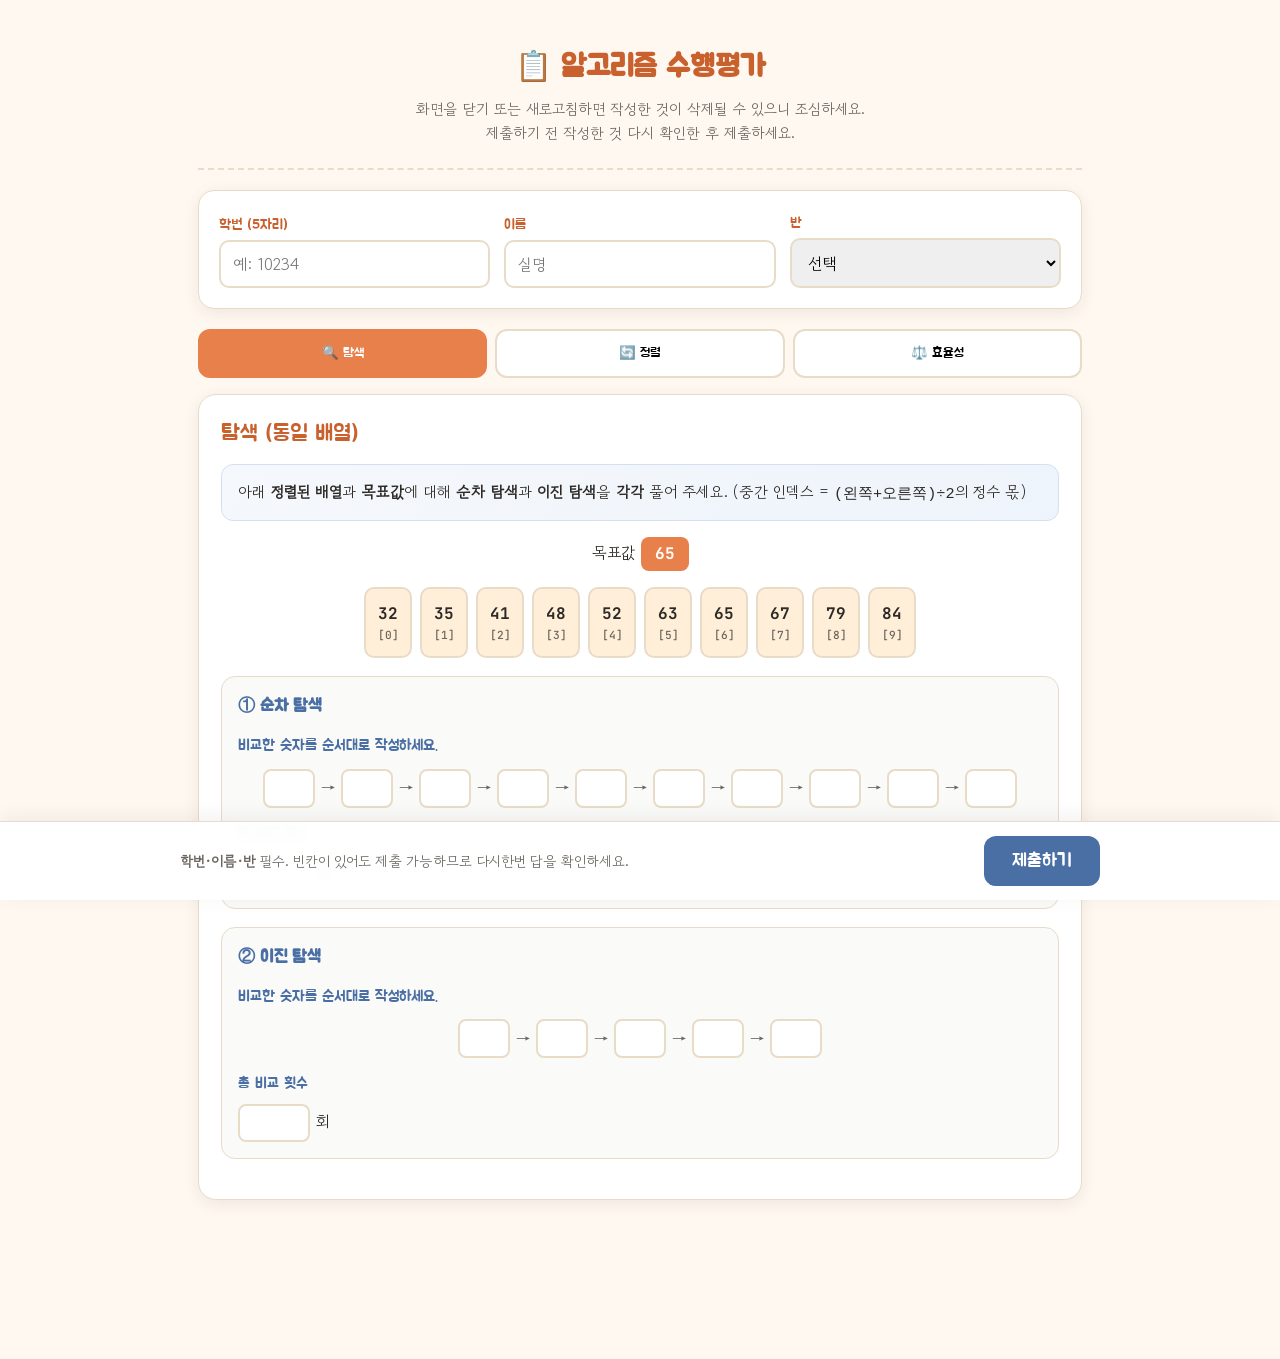
<file: assessment.html>
<!DOCTYPE html>
<html lang="ko">
<head>
<meta charset="UTF-8">
<meta name="viewport" content="width=device-width, initial-scale=1.0">
<title>알고리즘 수행평가</title>
<link rel="preconnect" href="https://fonts.googleapis.com">
<link rel="preconnect" href="https://fonts.gstatic.com" crossorigin>
<link href="https://fonts.googleapis.com/css2?family=Gowun+Dodum&family=Jua&family=JetBrains+Mono:wght@500;700&display=swap" rel="stylesheet">
<style>
  :root {
    --bg: #FFF8F0;
    --bg-alt: #FFEFD9;
    --primary: #E8804C;
    --primary-dark: #C8612E;
    --secondary: #4A6FA5;
    --text: #2D2A26;
    --text-light: #6B6660;
    --card: #FFFFFF;
    --border: #E8DCC8;
    --shadow: 0 4px 16px rgba(45, 42, 38, 0.08);
  }
  * { margin: 0; padding: 0; box-sizing: border-box; }
  body {
    font-family: 'Gowun Dodum', sans-serif;
    background: var(--bg);
    color: var(--text);
    line-height: 1.6;
    min-height: 100vh;
    padding-bottom: 120px;
  }
  .container { max-width: 920px; margin: 0 auto; padding: 20px 18px 40px; }
  header {
    text-align: center;
    padding: 24px 0;
    border-bottom: 2px dashed var(--border);
    margin-bottom: 20px;
  }
  h1 { font-family: 'Jua', sans-serif; font-size: 1.85rem; color: var(--primary-dark); }
  .subtitle { color: var(--text-light); font-size: 0.92rem; margin-top: 6px; }

  .student-form {
    background: var(--card);
    border-radius: 16px;
    padding: 20px;
    border: 1px solid var(--border);
    box-shadow: var(--shadow);
    margin-bottom: 20px;
    display: grid;
    grid-template-columns: repeat(auto-fit, minmax(200px, 1fr));
    gap: 14px;
    align-items: end;
  }
  .field label {
    display: block;
    font-family: 'Jua', sans-serif;
    font-size: 0.9rem;
    color: var(--primary-dark);
    margin-bottom: 4px;
  }
  .field input, .field select {
    width: 100%;
    padding: 10px 12px;
    border: 2px solid var(--border);
    border-radius: 10px;
    font-family: 'Gowun Dodum', sans-serif;
    font-size: 1rem;
  }

  .main-tabs {
    display: flex;
    gap: 8px;
    margin-bottom: 16px;
    flex-wrap: wrap;
  }
  .main-tab {
    flex: 1;
    min-width: 120px;
    padding: 14px 16px;
    border: 2px solid var(--border);
    background: var(--card);
    border-radius: 12px;
    font-family: 'Jua', sans-serif;
    cursor: pointer;
    transition: 0.2s;
  }
  .main-tab:hover { border-color: var(--primary); }
  .main-tab.active {
    background: var(--primary);
    color: white;
    border-color: var(--primary);
  }

  .panel {
    display: none;
    background: var(--card);
    border-radius: 18px;
    padding: 22px;
    border: 1px solid var(--border);
    box-shadow: var(--shadow);
  }
  .panel.active { display: block; animation: fadeIn 0.25s ease; }
  @keyframes fadeIn {
    from { opacity: 0; transform: translateY(6px); }
    to { opacity: 1; transform: translateY(0); }
  }
  .panel-title {
    font-family: 'Jua', sans-serif;
    font-size: 1.35rem;
    color: var(--primary-dark);
    margin-bottom: 12px;
  }
  .info-box {
    background: linear-gradient(135deg, #F5F8FC 0%, #EEF4FB 100%);
    border: 1px solid #D4E0F0;
    border-radius: 12px;
    padding: 14px 16px;
    margin-bottom: 16px;
    font-size: 0.95rem;
  }

  .sub-block {
    margin: 18px 0;
    padding: 16px;
    border: 1px solid var(--border);
    border-radius: 14px;
    background: #FAFAF8;
  }
  .sub-block h4 {
    font-family: 'Jua', sans-serif;
    color: var(--secondary);
    margin-bottom: 10px;
    font-size: 1.05rem;
  }

  .array-display {
    display: flex;
    flex-wrap: wrap;
    gap: 8px;
    justify-content: center;
    margin: 16px 0;
  }
  .array-cell {
    min-width: 48px;
    padding: 12px 10px;
    background: var(--bg-alt);
    border-radius: 10px;
    text-align: center;
    font-family: 'JetBrains Mono', monospace;
    font-weight: 700;
    border: 2px solid var(--border);
  }
  .array-cell .idx { display: block; font-size: 0.7rem; font-weight: 500; color: var(--text-light); }

  .label { font-family: 'Jua', sans-serif; margin: 14px 0 8px; color: var(--secondary); font-size: 0.95rem; }
  .path-inputs {
    display: flex;
    flex-wrap: wrap;
    align-items: center;
    gap: 6px;
    justify-content: center;
    margin: 10px 0;
  }
  .path-arrow { color: var(--text-light); }
  .input-cell {
    width: 52px;
    padding: 8px 4px;
    text-align: center;
    border: 2px solid var(--border);
    border-radius: 8px;
    font-family: 'JetBrains Mono', monospace;
    font-size: 0.9rem;
  }
  .count-input {
    width: 72px;
    padding: 8px;
    text-align: center;
    border: 2px solid var(--border);
    border-radius: 8px;
    font-family: 'JetBrains Mono', monospace;
  }
  .eff-text-input {
    width: 100%;
    max-width: 320px;
    padding: 10px 12px;
    border: 2px solid var(--border);
    border-radius: 10px;
    font-family: 'Gowun Dodum', sans-serif;
    font-size: 1rem;
  }

  .submit-bar {
    position: fixed;
    left: 0;
    right: 0;
    bottom: 0;
    background: rgba(255, 255, 255, 0.95);
    backdrop-filter: blur(8px);
    border-top: 1px solid var(--border);
    padding: 14px 18px;
    box-shadow: 0 -4px 20px rgba(0,0,0,0.06);
    z-index: 200;
  }
  .submit-inner {
    max-width: 920px;
    margin: 0 auto;
    display: flex;
    flex-wrap: wrap;
    gap: 12px;
    align-items: center;
    justify-content: space-between;
  }
  .btn-submit {
    font-family: 'Jua', sans-serif;
    font-size: 1.1rem;
    padding: 14px 28px;
    border: none;
    border-radius: 12px;
    background: var(--secondary);
    color: white;
    cursor: pointer;
    transition: 0.2s;
  }
  .btn-submit:hover:not(:disabled) { filter: brightness(1.05); }
  .btn-submit:disabled { opacity: 0.55; cursor: not-allowed; }
  .submit-hint { font-size: 0.88rem; color: var(--text-light); max-width: 460px; }

  .toast {
    display: none;
    margin-top: 10px;
    padding: 12px 14px;
    border-radius: 10px;
    font-size: 0.95rem;
  }
  .toast.show { display: block; }
  .toast.ok { background: #E8F5E9; color: #2E7D32; border: 1px solid #A5D6A7; }
  .toast.err { background: #FFEBEE; color: #C62828; border: 1px solid #FFCDD2; }

  .target-box {
    display: inline-block;
    padding: 4px 14px;
    background: var(--primary);
    color: white;
    border-radius: 8px;
    font-family: 'JetBrains Mono', monospace;
    font-weight: 700;
  }

  .config-warn {
    background: #FFF3E0;
    border: 1px solid #FFCC80;
    color: #E65100;
    padding: 12px 14px;
    border-radius: 10px;
    margin-bottom: 16px;
    font-size: 0.9rem;
  }
</style>
</head>
<body>

<div class="container">
  <header>
    <h1>📋 알고리즘 수행평가</h1>
    <p class="subtitle">화면을 닫기 또는 새로고침하면 작성한 것이 삭제될 수 있으니 조심하세요.<br>제출하기 전 작성한 것 다시 확인한 후 제출하세요.</p>
  </header>

  <div id="config-warn" class="config-warn" style="display:none;">
    ⚠️ 제출 서버 주소가 설정되지 않았습니다. 담당 교사는 <code>assessment.html</code> 안의 <code>ASSESSMENT_SUBMIT_URL</code>을 웹앱 URL로 바꿔 주세요.
  </div>

  <div class="student-form">
    <div class="field">
      <label for="st-id">학번 (5자리)</label>
      <input type="text" id="st-id" inputmode="numeric" maxlength="5" placeholder="예: 10234" autocomplete="off">
    </div>
    <div class="field">
      <label for="st-name">이름</label>
      <input type="text" id="st-name" placeholder="실명" autocomplete="name">
    </div>
    <div class="field">
      <label for="st-class">반</label>
      <select id="st-class">
        <option value="">선택</option>
        <option value="정보 A">정보 A</option>
        <option value="정보 C">정보 C</option>
        <option value="정보 D">정보 D</option>
        <option value="정보 E">정보 E</option>
      </select>
    </div>
  </div>

  <div class="main-tabs">
    <button type="button" class="main-tab active" data-panel="search">🔍 탐색</button>
    <button type="button" class="main-tab" data-panel="sort">🔄 정렬</button>
    <button type="button" class="main-tab" data-panel="eff">⚖️ 효율성</button>
  </div>

  <!-- 탐색: 순차 + 이진 동일 배열 -->
  <div class="panel active" id="panel-search">
    <div class="panel-title">탐색 (동일 배열)</div>
    <div class="info-box">
      아래 <strong>정렬된 배열</strong>과 <strong>목표값</strong>에 대해 <strong>순차 탐색</strong>과 <strong>이진 탐색</strong>을 <strong>각각</strong> 풀어 주세요. (중간 인덱스 = <code>(왼쪽+오른쪽)÷2</code>의 정수 몫)
    </div>
    <p style="text-align:center;">목표값 <span class="target-box" id="search-target">?</span></p>
    <div class="array-display" id="search-array"></div>

    <div class="sub-block">
      <h4>① 순차 탐색</h4>
      <div class="label">비교한 숫자를 순서대로 작성하세요.</div>
      <div class="path-inputs" id="search-linear-path"></div>
      <div class="label">총 비교 횟수</div>
      <div><input type="text" class="count-input" id="search-linear-count" inputmode="numeric" maxlength="3" autocomplete="off"> 회</div>
    </div>

    <div class="sub-block">
      <h4>② 이진 탐색</h4>
      <div class="label">비교한 숫자를 순서대로 작성하세요.</div>
      <div class="path-inputs" id="search-binary-path"></div>
      <div class="label">총 비교 횟수</div>
      <div><input type="text" class="count-input" id="search-binary-count" inputmode="numeric" maxlength="3" autocomplete="off"> 회</div>
    </div>
  </div>

  <!-- 정렬: 버블·삽입 동일 초기 배열 -->
  <div class="panel" id="panel-sort">
    <div class="panel-title">정렬 (동일 초기 배열)</div>
    <div class="info-box">
      같은 <strong>원본 배열</strong>에 대해 <strong>버블 정렬</strong>, <strong>삽입 정렬</strong>을 각각 <strong>1회전·2회전</strong>까지 적어 주세요.
    </div>
    <div class="label">원본 배열</div>
    <div class="array-display" id="sort-array"></div>

    <div class="sub-block">
      <h4>① 버블 정렬</h4>
      <div class="label">1회전 후</div>
      <div class="array-display" id="sort-bubble-r1"></div>
      <div class="label">2회전 후</div>
      <div class="array-display" id="sort-bubble-r2"></div>
    </div>
    <div class="sub-block">
      <h4>② 삽입 정렬</h4>
      <div class="label">1회전 후</div>
      <div class="array-display" id="sort-insert-r1"></div>
      <div class="label">2회전 후</div>
      <div class="array-display" id="sort-insert-r2"></div>
    </div>
  </div>

  <!-- 효율성: 주관식 2문항 -->
  <div class="panel" id="panel-eff">
    <div class="panel-title">효율성 (주관식 2문항)</div>
    <div class="info-box">
      각 상황에 가장 적합한 탐색 알고리즘 이름을 <strong>띄어쓰기 없이</strong> 적으세요.
    </div>

    <div class="sub-block">
      <h4>문항 1</h4>
      <p id="eff-text-1" style="margin-bottom:10px;"></p>
      <label class="label" for="eff-answer-1">알고리즘 이름</label>
      <input type="text" class="eff-text-input" id="eff-answer-1" autocomplete="off">
    </div>
    <div class="sub-block">
      <h4>문항 2</h4>
      <p id="eff-text-2" style="margin-bottom:10px;"></p>
      <label class="label" for="eff-answer-2">알고리즘 이름</label>
      <input type="text" class="eff-text-input" id="eff-answer-2" autocomplete="off">
    </div>
  </div>

  <div class="toast" id="submit-toast"></div>
</div>

<iframe name="gas-submit-frame" id="gas-submit-frame" title="제출" style="display:none;width:0;height:0;border:0;visibility:hidden;"></iframe>

<div class="submit-bar">
  <div class="submit-inner">
    <p class="submit-hint"><strong>학번·이름·반</strong> 필수. 빈칸이 있어도 제출 가능하므로 다시한번 답을 확인하세요.</p>
    <button type="button" class="btn-submit" id="btn-submit">제출하기</button>
  </div>
</div>

<script src="common.js"></script>
<script>
/**
 * ★★★ Google Apps Script 웹앱 배포 후, 아래 URL을 교체하세요. (끝이 /exec 인 주소)
 */
const ASSESSMENT_SUBMIT_URL = 'https://script.google.com/macros/s/AKfycbw95OXBa6j5pnxS8CZ2Fq7pl3iHcRpQrGrzPXoro7040s4sBIhfbNGPeqPEQa0igQGR/exec';

/** 정답은 반드시 이 두 문자열 중 하나 (채점 시 공백 제거 후 비교) */
const SITUATIONS = [
  { text: '도서관에 도서번호 순으로 정렬된 약 10만 권의 도서 목록이 있다. 학생이 특정 도서번호의 책을 가장 빠르게 찾으려면?', answer: '이진탐색' },
  { text: '동아리에서 새로 받은 50명의 신입 회원 명단이 있다. 명단은 정렬되어 있지 않다. 이 중 특정 학생의 이름을 찾으려면?', answer: '순차탐색' },
  { text: '온라인 쇼핑몰에서 매일 수백만 건의 새 주문 데이터(정렬되지 않음)를 받는다. 그중 특정 주문번호 1개를 찾고자 한다면?', answer: '순차탐색' },
  { text: '학교 도서검색 시스템에서 도서명을 가나다순으로 정렬해 두었다. 100만 권 중에서 특정 책을 찾으려면?', answer: '이진탐색' },
  { text: '친구가 보내준 짧은 단어 목록 5개에서 특정 단어를 찾고자 한다. 어떤 탐색이 더 적합할까?', answer: '순차탐색' },
  { text: '전교생 1,200명의 학번이 학번 순으로 정렬된 명단에서 특정 학생을 찾으려면?', answer: '이진탐색' },
  { text: '선생님이 출석부를 번호 순으로 정렬해 두었지만, 결석자를 찾기 위해 한 명씩 호명한다. 이 과정에 가장 가까운 탐색은?', answer: '순차탐색' },
  { text: '검색 엔진 DB에 정렬된 문서 ID 목록(약 10억 개)에서 특정 ID를 찾을 때 가장 효율적인 방법은?', answer: '이진탐색' },
  { text: '앱스토어 게임 랭킹 5,000개가 다운로드 수 순으로 정렬되어 있다. 특정 게임의 순위를 찾으려면?', answer: '이진탐색' },
  { text: '체육관 사물함 40개에 번호가 무작위로 배정되어 있다. 내 사물함 번호를 찾으려면?', answer: '순차탐색' },
  { text: '영어사전에서 단어를 찾는다. 단어는 알파벳 순으로 정렬되어 있다.', answer: '이진탐색' },
  { text: '문자메시지 200건이 시간 순이 아니게 저장되어 있다. 특정 발신자의 메시지를 찾으려면?', answer: '순차탐색' },
  { text: '국가 통계에서 연도별로 정렬된 GDP 표에서 특정 연도 데이터만 찾으려면?', answer: '이진탐색' },
  { text: '병원 예약 명단 300명이 예약 시각 순으로 정렬되어 있다. 특정 고객을 찾으려면?', answer: '이진탐색' },
  { text: '교실에 태블릿 30대가 번호 순 없이 섞여 있다. 내 기기 번호를 찾으려면?', answer: '순차탐색' },
  { text: '음악 앱 플레이리스트 5만 곡이 제목 가나다순으로 정렬되어 있다. 제목으로 곡을 찾으려면?', answer: '이진탐색' },
  { text: '복권 당첨 번호 목록이 무작위 순서로 공개되었다. 내 번호가 있는지 확인하려면?', answer: '순차탐색' },
  { text: '창고에 제품 SN이 순서대로 정렬된 재고 목록 2만 건이 있다. 특정 SN을 찾으려면?', answer: '이진탐색' },
  { text: '조별 점수가 칠판에 무작위로 적혀 있다. 우리 조 점수를 찾으려면?', answer: '순차탐색' },
  { text: '지하철 노선도 앱에서 역 코드가 코드 순으로 정렬된 표가 있다. 역 코드로 검색하려면?', answer: '이진탐색' },
  { text: '수학여행 버스 좌석표에 이름이 규칙 없이 적혀 있다. 내 자리를 찾으려면?', answer: '순차탐색' },
  { text: '카페 메뉴판에 음료가 가격 순서나 가나다순 없이 적혀 있다. 특정 음료 가격을 찾으려면?', answer: '순차탐색' },
  { text: '할 일 목록 30개가 무작위 순서로 적힌 포스트잇에서 특정 할 일을 찾으려면?', answer: '순차탐색' },
  { text: '방과후 수업 신청자 명단이 선착순으로만 기록되어 있다. 특정 학생의 이름을 찾으려면?', answer: '순차탐색' },
  { text: '놀이공원 분실물 센터에 습득된 순서대로 물건이 쌓여 있다. 잃어버린 지갑을 찾으려면?', answer: '순차탐색' },
  { text: '게임 인벤토리에 아이템들이 획득한 시간 순서대로 들어있다. 특정 아이템을 찾으려면?', answer: '순차탐색' },
  { text: '친구들이 랜덤하게 제출한 롤링페이퍼 쪽지 40장에서 내 이름이 적힌 쪽지를 찾으려면?', answer: '순차탐색' },
  { text: '이메일 수신함이 시간 순서가 뒤죽박죽이다. 특정 사람에게 온 메일을 찾으려면?', answer: '순차탐색' },
  { text: '책상 서랍에 뒤섞여 있는 학용품 중에서 빨간색 펜을 찾으려면?', answer: '순차탐색' },
  { text: '식당 방문자 명부가 방문 순서대로 적혀 있다. 특정 이름이 언제 왔는지 찾으려면?', answer: '순차탐색' },
  { text: '주민등록번호 순으로 정렬된 국민 건강 정보 DB에서 특정 주민등록번호를 검색하려면?', answer: '이진탐색' },
  { text: '전국 아파트 실거래가 데이터 1,000만 건이 거래금액 오름차순으로 정렬되어 있다. 특정 금액의 거래를 찾으려면?', answer: '이진탐색' },
  { text: '은행 계좌번호 순으로 정렬된 500만 명의 고객 원장에서 특정 계좌를 조회하려면?', answer: '이진탐색' },
  { text: '자동차 차량번호 순으로 정렬된 전국 차량 등록부에서 특정 차량번호를 찾으려면?', answer: '이진탐색' },
  { text: '대학 수강편람에서 과목 코드가 오름차순으로 정렬되어 있다. 특정 과목 코드의 정보를 찾으려면?', answer: '이진탐색' },
  { text: '백화점 회원 포인트 목록이 포인트 점수 순으로 정렬되어 있다. 특정 점수를 가진 회원을 찾으려면?', answer: '이진탐색' },
  { text: '국제 표준 도서 번호(ISBN) 순으로 정렬된 전 세계 도서 데이터베이스에서 특정 도서를 검색하려면?', answer: '이진탐색' },
  { text: '온도별로 정렬된 화학 물질 녹는점 표에서 정확히 100도가 녹는점인 물질을 찾으려면?', answer: '이진탐색' },
  { text: '날짜와 시간 순으로 정렬된 주식 거래 로그에서 특정 시각의 체결 내역을 찾으려면?', answer: '이진탐색' },
  { text: '우편번호 순으로 정렬된 전국 주소지 데이터에서 특정 우편번호 구역을 검색하려면?', answer: '이진탐색' }
];

let exam = {
  searchSorted: [],
  searchTarget: 0,
  sortInitial: [],
  eff1: null,
  eff2: null
};

function linearSearch(arr, target) {
  const path = [];
  for (let i = 0; i < arr.length; i++) {
    path.push(arr[i]);
    if (arr[i] === target) return { path, count: path.length, found: true };
  }
  return { path, count: path.length, found: false };
}

function binarySearchQuotient(arr, target) {
  let L = 0, R = arr.length - 1;
  const path = [];
  while (L <= R) {
    const mid = Math.floor((L + R) / 2);
    const midVal = arr[mid];
    path.push(midVal);
    if (midVal === target) return { path, count: path.length, found: true };
    if (midVal < target) L = mid + 1;
    else R = mid - 1;
  }
  return { path, count: path.length, found: false };
}

function insertionSortRounds(arr) {
  const a = [...arr];
  const rounds = [];
  for (let i = 1; i < a.length && rounds.length < 2; i++) {
    const key = a[i];
    let j = i - 1;
    while (j >= 0 && a[j] > key) {
      a[j + 1] = a[j];
      j--;
    }
    a[j + 1] = key;
    rounds.push([...a]);
  }
  return rounds;
}

function bubbleSortRounds(arr) {
  const a = [...arr];
  const rounds = [];
  for (let i = 0; i < a.length - 1 && rounds.length < 2; i++) {
    for (let j = 0; j < a.length - 1 - i; j++) {
      if (a[j] > a[j + 1]) [a[j], a[j + 1]] = [a[j + 1], a[j]];
    }
    rounds.push([...a]);
  }
  return rounds;
}

function sortAnswersForType(initial, type) {
  if (type === 'bubble') {
    const r = bubbleSortRounds(initial);
    return { round1: r[0], round2: r[1] };
  }
  if (type === 'insertion') {
    const r = insertionSortRounds(initial);
    return { round1: r[0], round2: r[1] };
  }
  throw new Error('unknown sort type: ' + type);
}

function arraysEqual(a, b) {
  if (!a || !b || a.length !== b.length) return false;
  return a.every((v, i) => v === b[i]);
}

function isSortedAsc(arr) {
  for (let i = 1; i < arr.length; i++) {
    if (arr[i - 1] > arr[i]) return false;
  }
  return true;
}

function countInversions(arr) {
  let inv = 0;
  for (let i = 0; i < arr.length; i++) {
    for (let j = i + 1; j < arr.length; j++) {
      if (arr[i] > arr[j]) inv++;
    }
  }
  return inv;
}

/** 정렬 연습·수행평가용: 전체 미정렬, [0][1][2] 선두 오름차순 아님, 역전쌍 3개 이상 */
function isGoodAssessmentSortArray(arr) {
  if (isSortedAsc(arr)) return false;
  if (arr.length >= 3 && arr[0] <= arr[1] && arr[1] <= arr[2]) return false;
  return countInversions(arr) >= 3;
}

function shuffleArrayCopy(arr) {
  const a = [...arr];
  for (let i = a.length - 1; i > 0; i--) {
    const j = Math.floor(Math.random() * (i + 1));
    [a[i], a[j]] = [a[j], a[i]];
  }
  return a;
}

function fallbackAssessmentSortInitial(searchSorted) {
  const head = searchSorted.slice(0, 4).reverse();
  return head.concat(searchSorted.slice(4));
}

function pickTwoSituations() {
  const idx = SITUATIONS.map((_, i) => i);
  for (let i = idx.length - 1; i > 0; i--) {
    const j = Math.floor(Math.random() * (i + 1));
    [idx[i], idx[j]] = [idx[j], idx[i]];
  }
  return [SITUATIONS[idx[0]], SITUATIONS[idx[1]]];
}

function generateExam() {
  const set = new Set();
  while (set.size < 10) {
    set.add(30 + Math.floor(Math.random() * 71));
  }
  const searchSorted = [...set].sort((a, b) => a - b);
  let sortInitial = null;
  for (let t = 0; t < 200; t++) {
    const candidate = shuffleArrayCopy(searchSorted);
    if (isGoodAssessmentSortArray(candidate)) {
      sortInitial = candidate;
      break;
    }
  }
  if (!sortInitial) {
    sortInitial = fallbackAssessmentSortInitial(searchSorted);
  }

  const targetIdx = 4 + Math.floor(Math.random() * 6);
  const searchTarget = searchSorted[targetIdx];
  const [eff1, eff2] = pickTwoSituations();

  exam = {
    searchSorted,
    searchTarget,
    sortInitial: [...sortInitial],
    eff1,
    eff2
  };
}

function renderPathRow(containerId, maxCells) {
  const pathDiv = el(containerId);
  pathDiv.innerHTML = '';
  for (let i = 0; i < maxCells; i++) {
    if (i > 0) {
      const arrow = document.createElement('span');
      arrow.className = 'path-arrow';
      arrow.textContent = '→';
      pathDiv.appendChild(arrow);
    }
    const input = document.createElement('input');
    input.type = 'text';
    input.inputMode = 'numeric';
    input.className = 'input-cell';
    input.autocomplete = 'off';
    pathDiv.appendChild(input);
  }
}

function renderTenCells(containerId) {
  const div = el(containerId);
  div.innerHTML = '';
  div.style.display = 'flex';
  div.style.flexWrap = 'wrap';
  div.style.gap = '8px';
  div.style.justifyContent = 'center';
  for (let i = 0; i < 10; i++) {
    const input = document.createElement('input');
    input.type = 'text';
    input.inputMode = 'numeric';
    input.className = 'input-cell';
    input.autocomplete = 'off';
    div.appendChild(input);
  }
}

function renderSearchPanel() {
  el('search-target').textContent = exam.searchTarget;
  const arrDiv = el('search-array');
  arrDiv.innerHTML = '';
  exam.searchSorted.forEach((v, i) => {
    const cell = document.createElement('div');
    cell.className = 'array-cell';
    cell.innerHTML = `${v}<span class="idx">[${i}]</span>`;
    arrDiv.appendChild(cell);
  });
  renderPathRow('search-linear-path', 10);
  renderPathRow('search-binary-path', 5);
  el('search-linear-count').value = '';
  el('search-binary-count').value = '';
}

function renderSortPanel() {
  const arrDiv = el('sort-array');
  arrDiv.innerHTML = '';
  exam.sortInitial.forEach((v, i) => {
    const cell = document.createElement('div');
    cell.className = 'array-cell';
    cell.innerHTML = `${v}<span class="idx">[${i}]</span>`;
    arrDiv.appendChild(cell);
  });
  ['sort-bubble-r1', 'sort-bubble-r2', 'sort-insert-r1', 'sort-insert-r2'].forEach(renderTenCells);
}

function renderEffPanel() {
  el('eff-text-1').textContent = exam.eff1.text;
  el('eff-text-2').textContent = exam.eff2.text;
  el('eff-answer-1').value = '';
  el('eff-answer-2').value = '';
}

function collectPathFromContainer(containerSelector) {
  const path = [];
  document.querySelectorAll(containerSelector).forEach(inp => {
    const t = inp.value.trim();
    if (t === '') return;
    t.split(/\s+/).forEach(part => {
      if (part !== '') path.push(parseInt(part, 10));
    });
  });
  return path;
}

function collectSearchPair(pathSelector, countId) {
  const path = collectPathFromContainer(pathSelector);
  const countRaw = el(countId).value.trim();
  const count = countRaw === '' ? NaN : parseInt(countRaw, 10);
  return { path, count };
}

function collectSortRow(selector) {
  const tokens = [];
  document.querySelectorAll(selector).forEach(inp => {
    const t = inp.value.trim();
    if (t === '') return;
    t.split(/\s+/).forEach(part => {
      if (part !== '') tokens.push(parseInt(part, 10));
    });
  });
  const r = Array(10).fill(null);
  const n = Math.min(10, tokens.length);
  for (let i = 0; i < n; i++) r[i] = tokens[i];
  return r;
}

/** 경로·비교 횟수 각각 채점 (독립). 횟수가 비었거나 숫자가 아니면 횟수는 X */
function gradeSearch(userPath, userCount, mode) {
  const arr = exam.searchSorted;
  const arrSet = new Set(arr);
  const ans = mode === 'linear' ? linearSearch(arr, exam.searchTarget) : binarySearchQuotient(arr, exam.searchTarget);

  let hasInvalid = false;
  for (const v of userPath) {
    if (!Number.isFinite(v) || !arrSet.has(v)) hasInvalid = true;
  }
  const pathOk =
    !hasInvalid &&
    userPath.length === ans.path.length &&
    userPath.every((v, i) => v === ans.path[i]);
  const countOk = Number.isFinite(userCount) && userCount === ans.count;
  return { pathOk, countOk };
}

/** 앞글자=경로, 뒷글자=비교 횟수 → OO, OX, XO, XX */
function searchPathCountOxCode(userPath, userCount, mode) {
  const g = gradeSearch(userPath, userCount, mode);
  return (g.pathOk ? 'O' : 'X') + (g.countOk ? 'O' : 'X');
}

/** 1회전·2회전 각각 채점해 O/X 두 글자로 합침: OO, OX, XO, XX (미완성 칸이 있으면 해당 회전은 X) */
function sortRoundOxCode(r1, r2, sortType) {
  const key = sortAnswersForType(exam.sortInitial, sortType);
  const full1 = r1.every(v => Number.isFinite(v));
  const full2 = r2.every(v => Number.isFinite(v));
  const ok1 = full1 && arraysEqual(r1, key.round1);
  const ok2 = full2 && arraysEqual(r2, key.round2);
  return (ok1 ? 'O' : 'X') + (ok2 ? 'O' : 'X');
}

/** 교사 채점용: 한 회전에서 어느 인덱스가 틀렸는지 (10칸 기준, 원본 배열 길이와 무관하게 시험지 형식 유지) */
function sortRoundWrongSummary(rUser, rKey, roundNum) {
  const issues = [];
  for (let i = 0; i < 10; i++) {
    const u = rUser[i];
    const k = rKey[i];
    if (!Number.isFinite(u)) {
      issues.push(`[${i}] 빈칸 → 정답 ${k}`);
    } else if (u !== k) {
      issues.push(`[${i}] 학생 ${u} → 정답 ${k}`);
    }
  }
  if (issues.length === 0) return `${roundNum}회전: 모두 일치`;
  return `${roundNum}회전 틀림: ${issues.join(' / ')}`;
}

/** 버블·삽입 각각 교사가 시트에서 바로 읽을 한 줄 요약 */
function sortTeacherHintLine(r1, r2, sortType) {
  const key = sortAnswersForType(exam.sortInitial, sortType);
  return `${sortRoundWrongSummary(r1, key.round1, 1)} || ${sortRoundWrongSummary(r2, key.round2, 2)}`;
}

/** 순차·이진: 경로·횟수 어느 쪽이 틀렸는지 한 줄 */
function searchTeacherHintLine(userPath, userCount, mode) {
  const arr = exam.searchSorted;
  const target = exam.searchTarget;
  const ans = mode === 'linear' ? linearSearch(arr, target) : binarySearchQuotient(arr, target);
  const parts = [];

  let pathOk = userPath.length === ans.path.length && userPath.every((v, i) => v === ans.path[i]);
  if (!pathOk) {
    if (userPath.length !== ans.path.length) {
      parts.push(`경로 길이 학생 ${userPath.length}칸 / 정답 ${ans.path.length}칸`);
    }
    const maxCheck = Math.max(userPath.length, ans.path.length);
    for (let i = 0; i < maxCheck; i++) {
      const u = userPath[i];
      const k = ans.path[i];
      if (u !== k) {
        const uStr = Number.isFinite(u) ? String(u) : '(없음/빈칸)';
        const kStr = Number.isFinite(k) ? String(k) : '(없음)';
        parts.push(`경로 ${i + 1}번째 비교값: 학생 ${uStr} / 정답 ${kStr}`);
        break;
      }
    }
  } else {
    parts.push('경로 일치');
  }

  if (!Number.isFinite(userCount) || userCount !== ans.count) {
    parts.push(`비교 횟수: 학생 ${Number.isFinite(userCount) ? userCount : '미입력·비숫자'} / 정답 ${ans.count}`);
  } else {
    parts.push('비교 횟수 일치');
  }

  return parts.join(' | ');
}

function normalizeEffAnswer(s) {
  return String(s || '').replace(/\s+/g, '');
}

function gradeEffText(studentText, canonical) {
  const a = normalizeEffAnswer(studentText);
  if (!a) return { ok: false, detail: 'empty' };
  if (a === canonical) return { ok: true };
  if (canonical === '순차탐색' && a === '선형탐색') return { ok: true };
  return { ok: false };
}

function validateStudent() {
  const id = el('st-id').value.trim();
  const name = el('st-name').value.trim();
  const klass = el('st-class').value;
  if (!/^\d{5}$/.test(id)) return { ok: false, msg: '학번은 숫자 5자리로 입력하세요.' };
  if (!name) return { ok: false, msg: '이름을 입력하세요.' };
  if (!klass) return { ok: false, msg: '반을 선택하세요.' };
  return { ok: true, id, name, klass };
}

function showToast(msg, isErr) {
  const t = el('submit-toast');
  t.textContent = msg;
  t.className = 'toast show ' + (isErr ? 'err' : 'ok');
}

function rowJson(arr) {
  return JSON.stringify(arr.map(v => (v == null ? '' : v)));
}

function submitAll() {
  const st = validateStudent();
  if (!st.ok) {
    showToast(st.msg, true);
    return;
  }
  if (!ASSESSMENT_SUBMIT_URL) {
    showToast('제출 URL이 설정되지 않았습니다. 교사에게 문의하세요.', true);
    return;
  }

  const lin = collectSearchPair('#search-linear-path .input-cell', 'search-linear-count');
  const bin = collectSearchPair('#search-binary-path .input-cell', 'search-binary-count');
  const searchLinearCorrect = searchPathCountOxCode(lin.path, lin.count, 'linear');
  const searchBinaryCorrect = searchPathCountOxCode(bin.path, bin.count, 'binary');

  const bubR1 = collectSortRow('#sort-bubble-r1 .input-cell');
  const bubR2 = collectSortRow('#sort-bubble-r2 .input-cell');
  const insR1 = collectSortRow('#sort-insert-r1 .input-cell');
  const insR2 = collectSortRow('#sort-insert-r2 .input-cell');
  const sortBubbleCorrect = sortRoundOxCode(bubR1, bubR2, 'bubble');
  const sortInsertCorrect = sortRoundOxCode(insR1, insR2, 'insertion');
  const sortQuickSkippedRow = rowJson(Array(10).fill(null));
  const sortQuickCorrect = '--';
  const sortQuickTeacherHint = '미출제';
  const searchLinearTeacherHint = searchTeacherHintLine(lin.path, lin.count, 'linear');
  const searchBinaryTeacherHint = searchTeacherHintLine(bin.path, bin.count, 'binary');
  const sortBubbleTeacherHint = sortTeacherHintLine(bubR1, bubR2, 'bubble');
  const sortInsertTeacherHint = sortTeacherHintLine(insR1, insR2, 'insertion');

  const effAns1 = el('eff-answer-1').value;
  const effAns2 = el('eff-answer-2').value;
  const gEff1 = gradeEffText(effAns1, exam.eff1.answer);
  const gEff2 = gradeEffText(effAns2, exam.eff2.answer);

  const payload = {
    studentId: st.id,
    studentName: st.name,
    className: st.klass,
    searchArrayJson: JSON.stringify(exam.searchSorted),
    searchTarget: exam.searchTarget,
    searchLinearPath: JSON.stringify(lin.path),
    searchLinearCount: String(el('search-linear-count').value.trim()),
    searchLinearCorrect,
    searchBinaryPath: JSON.stringify(bin.path),
    searchBinaryCount: String(el('search-binary-count').value.trim()),
    searchBinaryCorrect,
    sortArrayJson: JSON.stringify(exam.sortInitial),
    sortBubbleR1: rowJson(bubR1),
    sortBubbleR2: rowJson(bubR2),
    sortBubbleCorrect,
    sortInsertR1: rowJson(insR1),
    sortInsertR2: rowJson(insR2),
    sortInsertCorrect,
    sortQuickR1: sortQuickSkippedRow,
    sortQuickR2: sortQuickSkippedRow,
    sortQuickCorrect,
    eff1Situation: exam.eff1.text,
    eff1Answer: normalizeEffAnswer(effAns1),
    eff1Correct: gEff1.ok ? 'O' : 'X',
    eff2Situation: exam.eff2.text,
    eff2Answer: normalizeEffAnswer(effAns2),
    eff2Correct: gEff2.ok ? 'O' : 'X',
    searchLinearTeacherHint,
    searchBinaryTeacherHint,
    sortBubbleTeacherHint,
    sortInsertTeacherHint,
    sortQuickTeacherHint
  };

  const btn = el('btn-submit');
  btn.disabled = true;

  try {
    const form = document.createElement('form');
    form.method = 'POST';
    form.action = ASSESSMENT_SUBMIT_URL;
    form.acceptCharset = 'UTF-8';
    form.target = 'gas-submit-frame';
    form.style.cssText = 'position:absolute;left:-9999px;top:-9999px;';

    const inp = document.createElement('input');
    inp.type = 'hidden';
    inp.name = 'payload';
    inp.value = JSON.stringify(payload);

    form.appendChild(inp);
    document.body.appendChild(form);
    form.submit();
    document.body.removeChild(form);

    showToast('제출이 완료되었습니다.', false);
  } catch (e) {
    showToast('제출 중 오류가 났습니다. 네트워크를 확인하거나 교사에게 알려 주세요.', true);
    btn.disabled = false;
  }
}

document.querySelectorAll('.main-tab').forEach(tab => {
  tab.addEventListener('click', () => {
    document.querySelectorAll('.main-tab').forEach(t => t.classList.remove('active'));
    tab.classList.add('active');
    const id = tab.dataset.panel;
    document.querySelectorAll('.panel').forEach(p => p.classList.remove('active'));
    el('panel-' + id).classList.add('active');
  });
});

el('btn-submit').addEventListener('click', submitAll);

generateExam();
renderSearchPanel();
renderSortPanel();
renderEffPanel();

if (!ASSESSMENT_SUBMIT_URL) {
  el('config-warn').style.display = 'block';
}
</script>
</body>
</html>
</file>
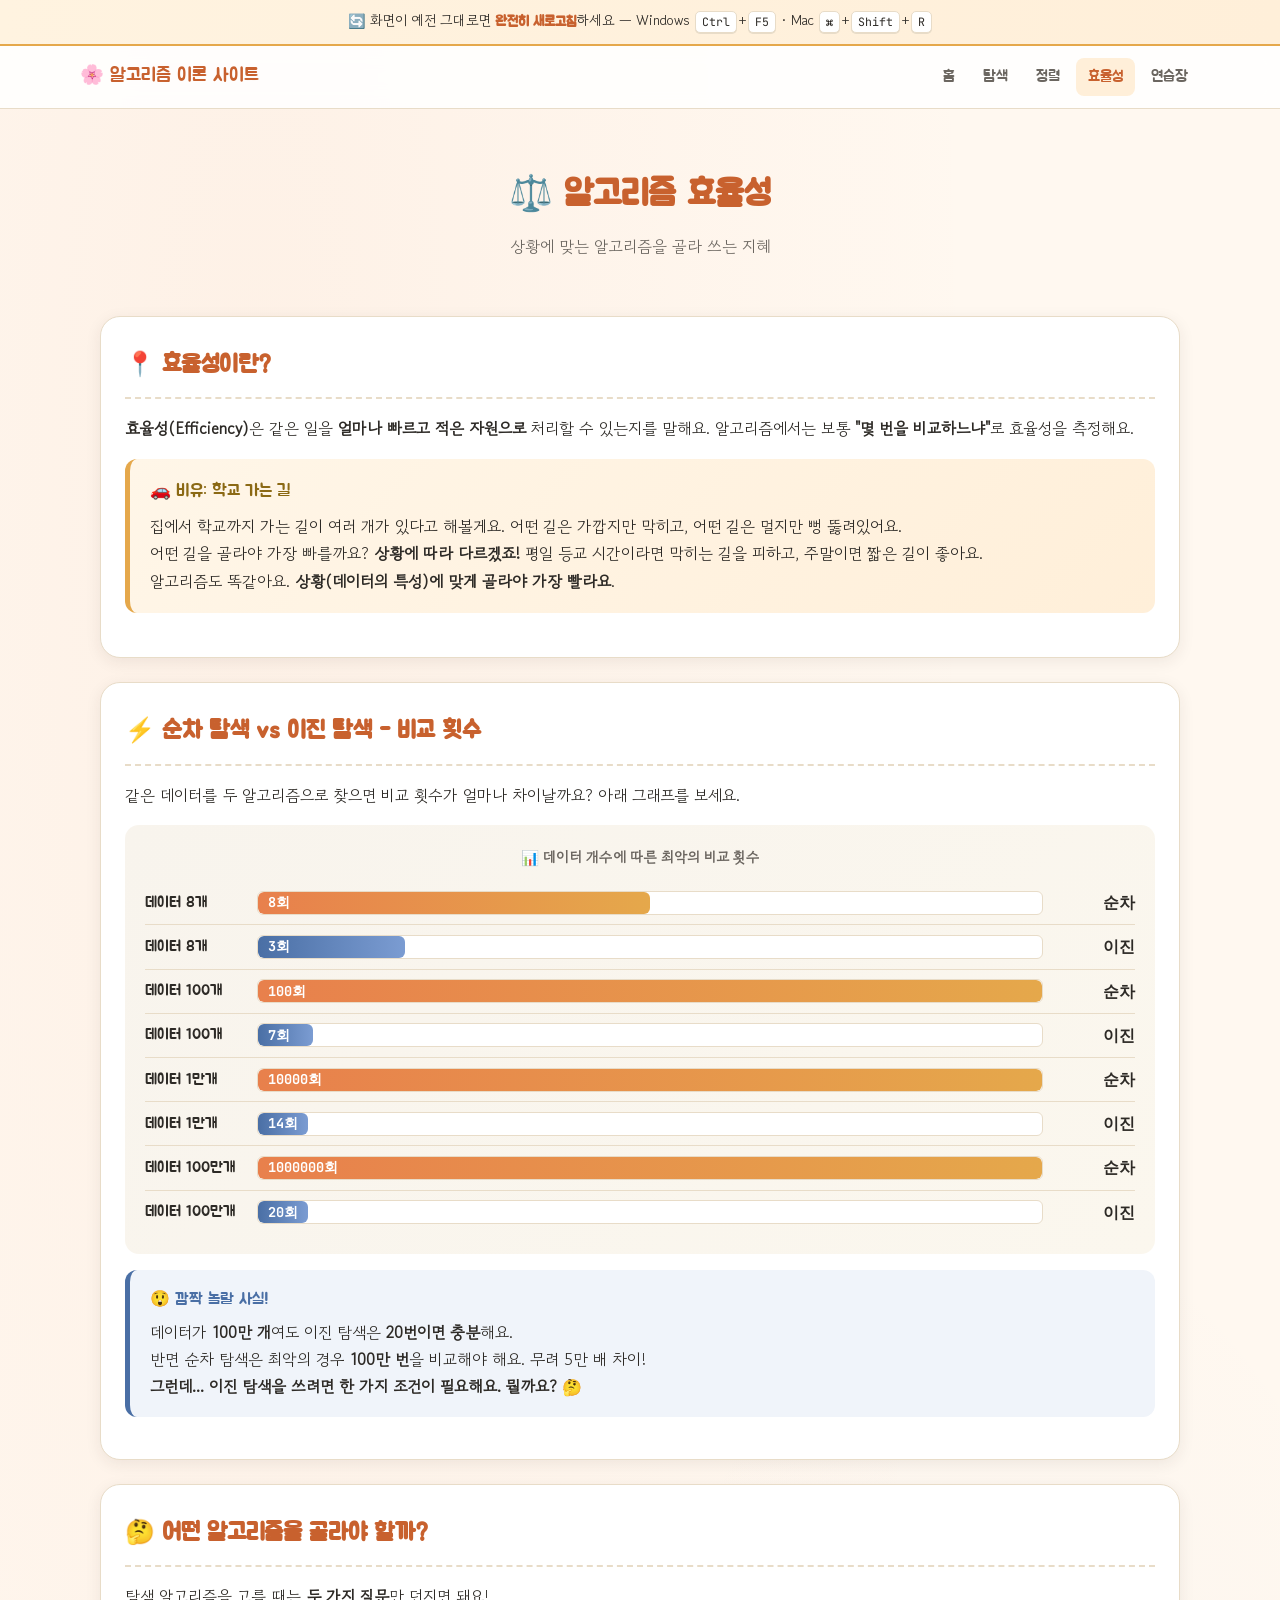
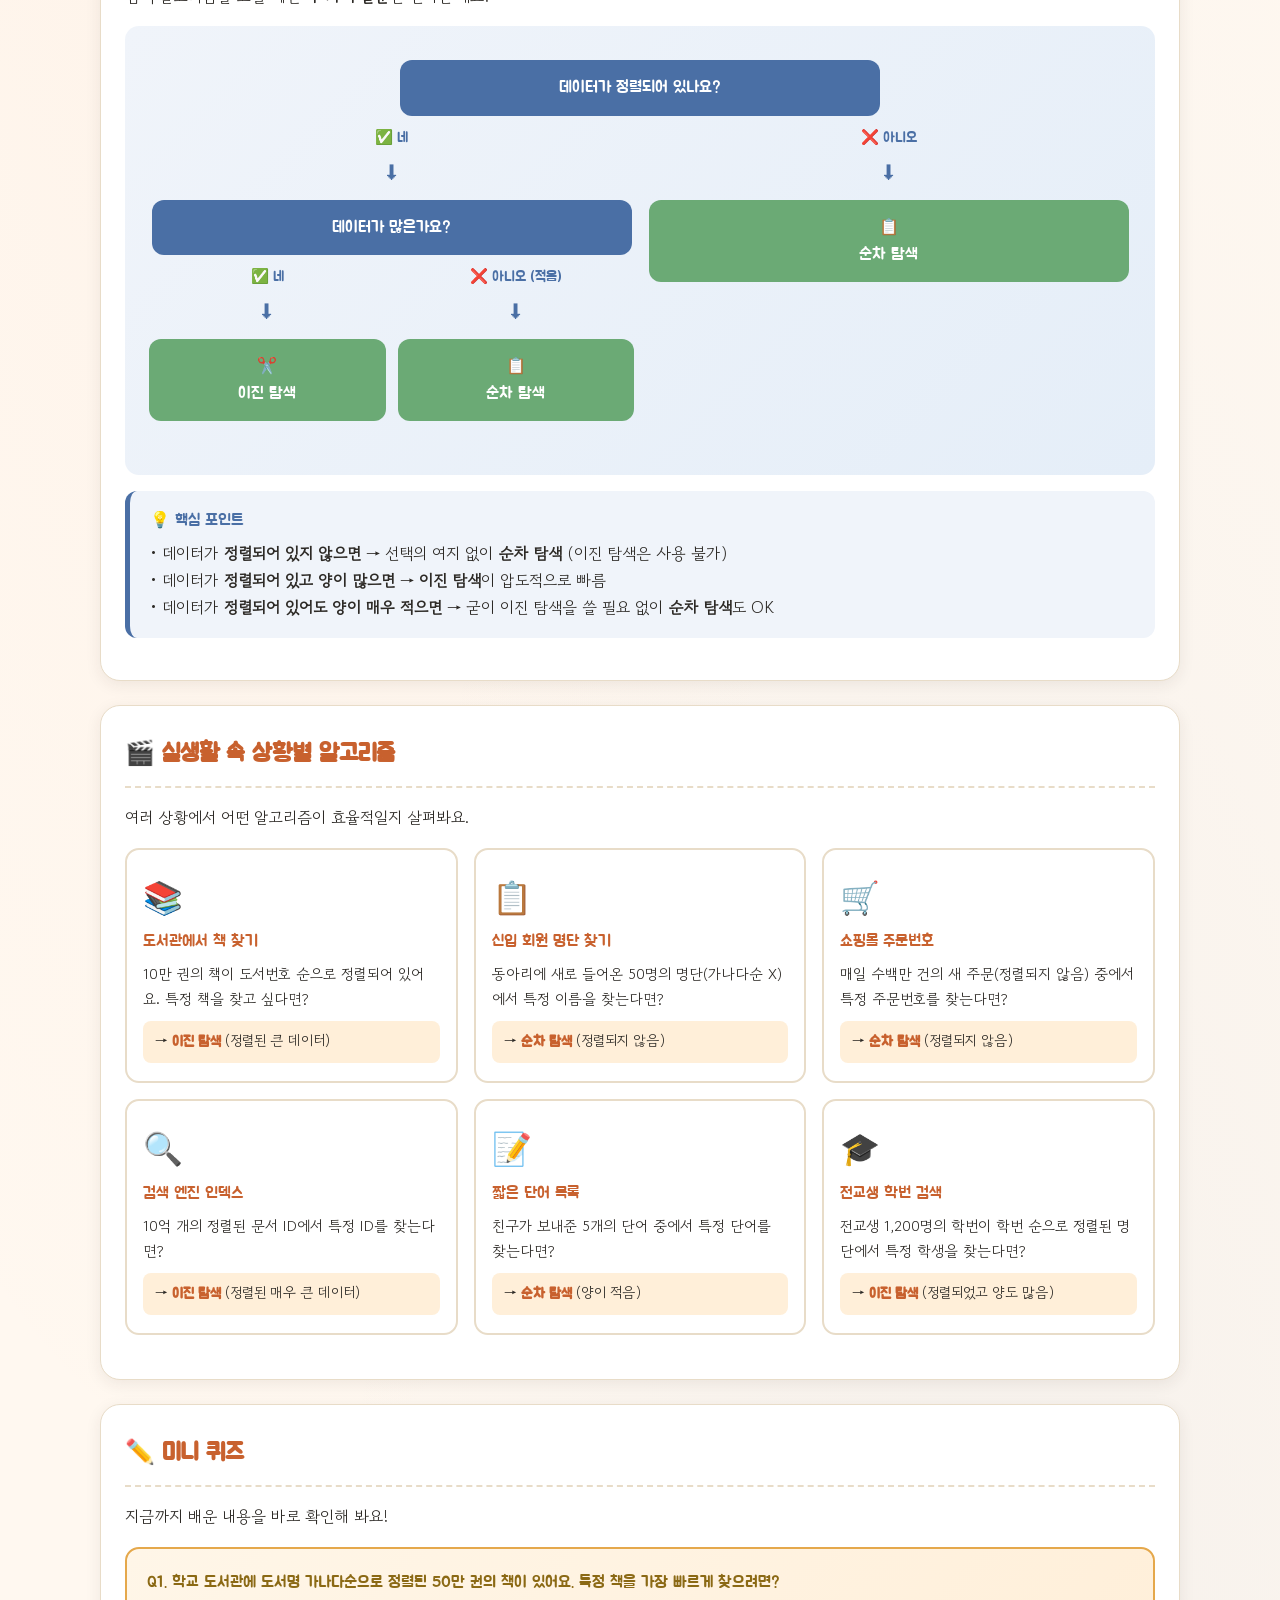
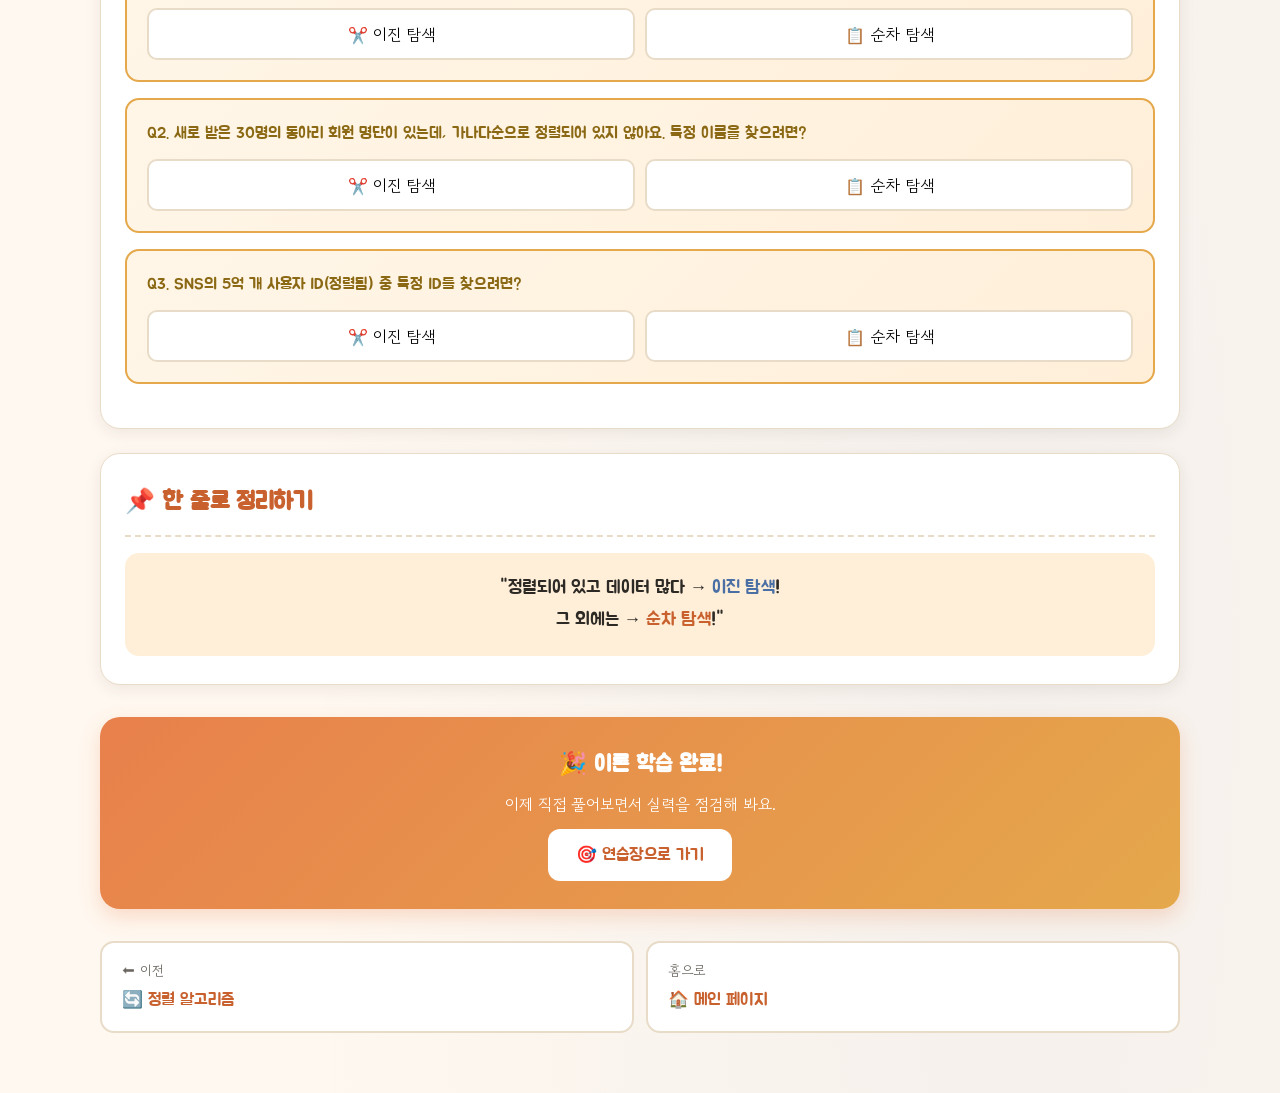
<file: efficiency.html>
<!DOCTYPE html>
<html lang="ko">
<head>
<meta charset="UTF-8">
<meta name="viewport" content="width=device-width, initial-scale=1.0">
<title>알고리즘 효율성 | 알고리즘 이론 사이트</title>
<link rel="preconnect" href="https://fonts.googleapis.com">
<link rel="preconnect" href="https://fonts.gstatic.com" crossorigin>
<link href="https://fonts.googleapis.com/css2?family=Gowun+Dodum&family=Jua&family=JetBrains+Mono:wght@500;700&display=swap" rel="stylesheet">
<link rel="stylesheet" href="common.css">
<style>

  .analogy {
    background: linear-gradient(135deg, #FFF6E8 0%, var(--bg-alt) 100%);
    border-left: 5px solid var(--warn);
    border-radius: 12px;
    padding: 18px 20px;
    margin: 16px 0;
  }
  .analogy .title {
    font-family: 'Jua', sans-serif;
    color: #8B6914;
    font-size: 1.05rem;
    margin-bottom: 8px;
  }

  .info {
    background: #F0F4FA;
    border-left: 5px solid var(--secondary);
    border-radius: 12px;
    padding: 16px 20px;
    margin: 14px 0;
  }
  .info .title {
    font-family: 'Jua', sans-serif;
    color: var(--secondary);
    margin-bottom: 6px;
  }

  /* 비교 시각화 (순차 vs 이진 속도 비교) */
  .speed-compare {
    background: linear-gradient(135deg, #F8F4ED 0%, #FBF7EE 100%);
    border-radius: 14px;
    padding: 20px;
    margin: 16px 0;
  }
  .speed-row {
    display: grid;
    grid-template-columns: 100px 1fr 80px;
    align-items: center;
    gap: 12px;
    padding: 8px 0;
    border-bottom: 1px solid var(--border);
  }
  .speed-row:last-child { border-bottom: none; }
  .speed-row .label {
    font-family: 'Jua', sans-serif;
    color: var(--text);
    font-size: 0.95rem;
  }
  .speed-row .bar-container {
    background: var(--card);
    border-radius: 6px;
    height: 24px;
    position: relative;
    overflow: hidden;
    border: 1px solid var(--border);
  }
  .speed-row .bar {
    height: 100%;
    border-radius: 6px;
    display: flex;
    align-items: center;
    padding-left: 10px;
    color: white;
    font-family: 'JetBrains Mono', monospace;
    font-size: 0.85rem;
    font-weight: 700;
    transition: width 0.6s ease;
  }
  .bar-linear { background: linear-gradient(90deg, var(--primary), var(--warn)); }
  .bar-binary { background: linear-gradient(90deg, var(--secondary), var(--secondary-light)); }
  .speed-row .num {
    text-align: right;
    font-family: 'JetBrains Mono', monospace;
    font-weight: 700;
    color: var(--text);
  }

  /* 상황 카드들 */
  .situation-grid {
    display: grid;
    grid-template-columns: repeat(auto-fit, minmax(280px, 1fr));
    gap: 16px;
    margin: 16px 0;
  }
  .sit-card {
    background: var(--card);
    border: 2px solid var(--border);
    border-radius: 14px;
    padding: 18px 16px;
    transition: all 0.2s;
  }
  .sit-card:hover {
    border-color: var(--primary);
    transform: translateY(-2px);
  }
  .sit-card .ico {
    font-size: 2rem;
    margin-bottom: 6px;
  }
  .sit-card .head {
    font-family: 'Jua', sans-serif;
    color: var(--primary-dark);
    font-size: 1rem;
    margin-bottom: 6px;
  }
  .sit-card .desc {
    font-size: 0.92rem;
    color: var(--text);
    margin-bottom: 10px;
  }
  .sit-card .answer {
    background: var(--bg-alt);
    border-radius: 8px;
    padding: 8px 12px;
    font-size: 0.88rem;
  }
  .sit-card .answer strong {
    color: var(--primary-dark);
    font-family: 'Jua', sans-serif;
  }

  /* 의사결정 흐름도 */
  .flowchart {
    background: linear-gradient(135deg, #F0F4FA 0%, #E5EEF8 100%);
    border-radius: 14px;
    padding: 24px;
    margin: 16px 0;
  }
  .fc-step {
    background: white;
    border: 2px solid var(--secondary-light);
    border-radius: 12px;
    padding: 14px 18px;
    margin: 10px auto;
    text-align: center;
    max-width: 480px;
    font-family: 'Jua', sans-serif;
    color: var(--text);
  }
  .fc-question {
    background: var(--secondary);
    color: white;
    border: none;
  }
  .fc-answer {
    background: var(--success);
    color: white;
    border: none;
  }
  .fc-arrow {
    text-align: center;
    color: var(--secondary);
    font-size: 1.3rem;
    margin: 4px 0;
  }
  .fc-yes-no {
    display: flex;
    justify-content: space-around;
    align-items: flex-start;
    gap: 12px;
    margin: 10px 0;
  }
  .fc-branch {
    flex: 1;
    text-align: center;
  }
  .fc-branch-label {
    font-family: 'Jua', sans-serif;
    font-size: 0.9rem;
    color: var(--secondary);
    margin-bottom: 4px;
  }

  /* 미니 퀴즈 */
  .quiz {
    background: linear-gradient(135deg, #FFF6E8 0%, var(--bg-alt) 100%);
    border: 2px solid var(--warn);
    border-radius: 14px;
    padding: 20px;
    margin: 16px 0;
  }
  .quiz .qhead {
    font-family: 'Jua', sans-serif;
    color: #8B6914;
    margin-bottom: 12px;
  }
  .quiz-options {
    display: grid;
    grid-template-columns: 1fr 1fr;
    gap: 10px;
    margin-top: 12px;
  }
  .quiz-btn {
    padding: 12px;
    background: white;
    border: 2px solid var(--border);
    border-radius: 10px;
    cursor: pointer;
    font-family: 'Gowun Dodum', sans-serif;
    font-size: 1rem;
    transition: all 0.2s;
  }
  .quiz-btn:hover {
    border-color: var(--primary);
    transform: translateY(-2px);
  }
  .quiz-btn.correct {
    background: #E5F2E5;
    border-color: var(--success);
    color: #3D6F47;
  }
  .quiz-btn.wrong {
    background: #FBE5E5;
    border-color: var(--error);
    color: #8E2E2E;
  }
  .quiz-feedback {
    margin-top: 12px;
    padding: 12px;
    border-radius: 10px;
    display: none;
    font-size: 0.95rem;
  }
  .quiz-feedback.show { display: block; }
  .quiz-feedback.correct {
    background: #E5F2E5;
    color: #3D6F47;
    border-left: 4px solid var(--success);
  }
  .quiz-feedback.wrong {
    background: #FBE5E5;
    color: #8E2E2E;
    border-left: 4px solid var(--error);
  }

  /* 연습장 링크 */
  .practice-cta {
    background: linear-gradient(135deg, var(--primary) 0%, var(--warn) 100%);
    color: white;
    border-radius: 20px;
    padding: 28px;
    text-align: center;
    margin-top: 32px;
    box-shadow: 0 8px 20px rgba(232, 128, 76, 0.25);
  }
  .practice-cta h3 {
    font-family: 'Jua', sans-serif;
    font-size: 1.4rem;
    margin-bottom: 8px;
  }
  .practice-btn {
    display: inline-block;
    background: white;
    color: var(--primary-dark);
    padding: 12px 28px;
    border-radius: 12px;
    text-decoration: none;
    font-family: 'Jua', sans-serif;
    font-size: 1.05rem;
    margin-top: 10px;
    transition: all 0.2s;
  }
  .practice-btn:hover {
    transform: scale(1.05);
    box-shadow: 0 4px 12px rgba(0, 0, 0, 0.15);
  }

  .next-link {
    display: flex;
    justify-content: space-between;
    margin-top: 32px;
    gap: 12px;
    flex-wrap: wrap;
  }
  .next-card {
    flex: 1;
    min-width: 200px;
    background: var(--card);
    border: 2px solid var(--border);
    border-radius: 14px;
    padding: 16px 20px;
    text-decoration: none;
    color: var(--text);
    transition: all 0.2s;
  }
  .next-card:hover {
    border-color: var(--primary);
    transform: translateY(-2px);
  }
  .next-card .label {
    font-size: 0.85rem;
    color: var(--text-light);
    margin-bottom: 4px;
  }
  .next-card .name {
    font-family: 'Jua', sans-serif;
    color: var(--primary-dark);
    font-size: 1.05rem;
  }

  @media (max-width: 600px) {
    .speed-row { grid-template-columns: 80px 1fr 70px; gap: 8px; }
    .quiz-options { grid-template-columns: 1fr; }
    .fc-yes-no { flex-direction: column; }
  }
</style>
</head>
<body>

<div class="refresh-notice" role="note">
  🔄 화면이 예전 그대로면 <strong>완전히 새로고침</strong>하세요 —
  Windows <kbd>Ctrl</kbd>+<kbd>F5</kbd> ·
  Mac <kbd>⌘</kbd>+<kbd>Shift</kbd>+<kbd>R</kbd>
</div>

<nav>
  <div class="nav-inner">
    <a href="index.html" class="logo">🌸 알고리즘 이론 사이트</a>
    <div class="nav-links">
      <a href="index.html">홈</a>
      <a href="search.html">탐색</a>
      <a href="sort.html">정렬</a>
      <a href="efficiency.html" class="active">효율성</a>
      <a href="algorithm-practice.html">연습장</a>
    </div>
  </div>
</nav>

<div class="container">

  <header class="page-header">
    <h1>⚖️ 알고리즘 효율성</h1>
    <p>상황에 맞는 알고리즘을 골라 쓰는 지혜</p>
  </header>

  <!-- 도입 -->
  <section>
    <h2>📍 효율성이란?</h2>
    <p>
      <strong>효율성(Efficiency)</strong>은 같은 일을 <strong>얼마나 빠르고 적은 자원으로</strong> 처리할 수 있는지를 말해요.
      알고리즘에서는 보통 <strong>"몇 번을 비교하느냐"</strong>로 효율성을 측정해요.
    </p>

    <div class="analogy">
      <div class="title">🚗 비유: 학교 가는 길</div>
      집에서 학교까지 가는 길이 여러 개가 있다고 해볼게요. 어떤 길은 가깝지만 막히고, 어떤 길은 멀지만 뻥 뚫려있어요.<br>
      어떤 길을 골라야 가장 빠를까요? <strong>상황에 따라 다르겠죠!</strong> 평일 등교 시간이라면 막히는 길을 피하고, 주말이면 짧은 길이 좋아요.<br>
      알고리즘도 똑같아요. <strong>상황(데이터의 특성)에 맞게 골라야 가장 빨라요</strong>.
    </div>
  </section>

  <!-- 속도 비교 -->
  <section>
    <h2>⚡ 순차 탐색 vs 이진 탐색 - 비교 횟수</h2>
    <p>같은 데이터를 두 알고리즘으로 찾으면 비교 횟수가 얼마나 차이날까요? 아래 그래프를 보세요.</p>

    <div class="speed-compare">
      <div style="text-align: center; margin-bottom: 12px; color: var(--text-light); font-size: 0.9rem;">
        <strong>📊 데이터 개수에 따른 최악의 비교 횟수</strong>
      </div>

      <div class="speed-row">
        <div class="label">데이터 8개</div>
        <div class="bar-container"><div class="bar bar-linear" style="width: 50%;">8회</div></div>
        <div class="num">순차</div>
      </div>
      <div class="speed-row">
        <div class="label">데이터 8개</div>
        <div class="bar-container"><div class="bar bar-binary" style="width: 18.75%;">3회</div></div>
        <div class="num">이진</div>
      </div>

      <div class="speed-row">
        <div class="label">데이터 100개</div>
        <div class="bar-container"><div class="bar bar-linear" style="width: 100%;">100회</div></div>
        <div class="num">순차</div>
      </div>
      <div class="speed-row">
        <div class="label">데이터 100개</div>
        <div class="bar-container"><div class="bar bar-binary" style="width: 7%;">7회</div></div>
        <div class="num">이진</div>
      </div>

      <div class="speed-row">
        <div class="label">데이터 1만개</div>
        <div class="bar-container"><div class="bar bar-linear" style="width: 100%;">10000회</div></div>
        <div class="num">순차</div>
      </div>
      <div class="speed-row">
        <div class="label">데이터 1만개</div>
        <div class="bar-container"><div class="bar bar-binary" style="width: 1.4%; min-width: 50px;">14회</div></div>
        <div class="num">이진</div>
      </div>

      <div class="speed-row">
        <div class="label">데이터 100만개</div>
        <div class="bar-container"><div class="bar bar-linear" style="width: 100%;">1000000회</div></div>
        <div class="num">순차</div>
      </div>
      <div class="speed-row">
        <div class="label">데이터 100만개</div>
        <div class="bar-container"><div class="bar bar-binary" style="width: 2%; min-width: 50px;">20회</div></div>
        <div class="num">이진</div>
      </div>
    </div>

    <div class="info">
      <div class="title">😲 깜짝 놀랄 사실!</div>
      데이터가 <strong>100만 개</strong>여도 이진 탐색은 <strong>20번이면 충분</strong>해요.<br>
      반면 순차 탐색은 최악의 경우 <strong>100만 번</strong>을 비교해야 해요. 무려 5만 배 차이!<br>
      <strong>그런데... 이진 탐색을 쓰려면 한 가지 조건이 필요해요. 뭘까요?</strong> 🤔
    </div>
  </section>

  <!-- 알고리즘 선택 의사결정 -->
  <section>
    <h2>🤔 어떤 알고리즘을 골라야 할까?</h2>
    <p>탐색 알고리즘을 고를 때는 <strong>두 가지 질문</strong>만 던지면 돼요!</p>

    <div class="flowchart">
      <div class="fc-step fc-question">데이터가 정렬되어 있나요?</div>
      <div class="fc-yes-no">
        <div class="fc-branch">
          <div class="fc-branch-label">✅ 네</div>
          <div class="fc-arrow">⬇</div>
          <div class="fc-step fc-question">데이터가 많은가요?</div>
          <div class="fc-yes-no">
            <div class="fc-branch">
              <div class="fc-branch-label">✅ 네</div>
              <div class="fc-arrow">⬇</div>
              <div class="fc-step fc-answer">✂️<br>이진 탐색</div>
            </div>
            <div class="fc-branch">
              <div class="fc-branch-label">❌ 아니오 (적음)</div>
              <div class="fc-arrow">⬇</div>
              <div class="fc-step fc-answer">📋<br>순차 탐색</div>
            </div>
          </div>
        </div>
        <div class="fc-branch">
          <div class="fc-branch-label">❌ 아니오</div>
          <div class="fc-arrow">⬇</div>
          <div class="fc-step fc-answer">📋<br>순차 탐색</div>
        </div>
      </div>
    </div>

    <div class="info">
      <div class="title">💡 핵심 포인트</div>
      • 데이터가 <strong>정렬되어 있지 않으면</strong> → 선택의 여지 없이 <strong>순차 탐색</strong> (이진 탐색은 사용 불가)<br>
      • 데이터가 <strong>정렬되어 있고 양이 많으면</strong> → <strong>이진 탐색</strong>이 압도적으로 빠름<br>
      • 데이터가 <strong>정렬되어 있어도 양이 매우 적으면</strong> → 굳이 이진 탐색을 쓸 필요 없이 <strong>순차 탐색</strong>도 OK
    </div>
  </section>

  <!-- 실생활 상황 -->
  <section>
    <h2>🎬 실생활 속 상황별 알고리즘</h2>
    <p>여러 상황에서 어떤 알고리즘이 효율적일지 살펴봐요.</p>

    <div class="situation-grid">
      <div class="sit-card">
        <div class="ico">📚</div>
        <div class="head">도서관에서 책 찾기</div>
        <div class="desc">10만 권의 책이 도서번호 순으로 정렬되어 있어요. 특정 책을 찾고 싶다면?</div>
        <div class="answer">→ <strong>이진 탐색</strong> (정렬된 큰 데이터)</div>
      </div>

      <div class="sit-card">
        <div class="ico">📋</div>
        <div class="head">신입 회원 명단 찾기</div>
        <div class="desc">동아리에 새로 들어온 50명의 명단(가나다순 X)에서 특정 이름을 찾는다면?</div>
        <div class="answer">→ <strong>순차 탐색</strong> (정렬되지 않음)</div>
      </div>

      <div class="sit-card">
        <div class="ico">🛒</div>
        <div class="head">쇼핑몰 주문번호</div>
        <div class="desc">매일 수백만 건의 새 주문(정렬되지 않음) 중에서 특정 주문번호를 찾는다면?</div>
        <div class="answer">→ <strong>순차 탐색</strong> (정렬되지 않음)</div>
      </div>

      <div class="sit-card">
        <div class="ico">🔍</div>
        <div class="head">검색 엔진 인덱스</div>
        <div class="desc">10억 개의 정렬된 문서 ID에서 특정 ID를 찾는다면?</div>
        <div class="answer">→ <strong>이진 탐색</strong> (정렬된 매우 큰 데이터)</div>
      </div>

      <div class="sit-card">
        <div class="ico">📝</div>
        <div class="head">짧은 단어 목록</div>
        <div class="desc">친구가 보내준 5개의 단어 중에서 특정 단어를 찾는다면?</div>
        <div class="answer">→ <strong>순차 탐색</strong> (양이 적음)</div>
      </div>

      <div class="sit-card">
        <div class="ico">🎓</div>
        <div class="head">전교생 학번 검색</div>
        <div class="desc">전교생 1,200명의 학번이 학번 순으로 정렬된 명단에서 특정 학생을 찾는다면?</div>
        <div class="answer">→ <strong>이진 탐색</strong> (정렬되었고 양도 많음)</div>
      </div>
    </div>
  </section>

  <!-- 미니 퀴즈 -->
  <section>
    <h2>✏️ 미니 퀴즈</h2>
    <p>지금까지 배운 내용을 바로 확인해 봐요!</p>

    <div class="quiz">
      <div class="qhead">Q1. 학교 도서관에 도서명 가나다순으로 정렬된 50만 권의 책이 있어요. 특정 책을 가장 빠르게 찾으려면?</div>
      <div class="quiz-options">
        <button class="quiz-btn" onclick="checkQuiz(1, 'binary', this)">✂️ 이진 탐색</button>
        <button class="quiz-btn" onclick="checkQuiz(1, 'linear', this)">📋 순차 탐색</button>
      </div>
      <div class="quiz-feedback" id="q1-fb"></div>
    </div>

    <div class="quiz">
      <div class="qhead">Q2. 새로 받은 30명의 동아리 회원 명단이 있는데, 가나다순으로 정렬되어 있지 않아요. 특정 이름을 찾으려면?</div>
      <div class="quiz-options">
        <button class="quiz-btn" onclick="checkQuiz(2, 'binary', this)">✂️ 이진 탐색</button>
        <button class="quiz-btn" onclick="checkQuiz(2, 'linear', this)">📋 순차 탐색</button>
      </div>
      <div class="quiz-feedback" id="q2-fb"></div>
    </div>

    <div class="quiz">
      <div class="qhead">Q3. SNS의 5억 개 사용자 ID(정렬됨) 중 특정 ID를 찾으려면?</div>
      <div class="quiz-options">
        <button class="quiz-btn" onclick="checkQuiz(3, 'binary', this)">✂️ 이진 탐색</button>
        <button class="quiz-btn" onclick="checkQuiz(3, 'linear', this)">📋 순차 탐색</button>
      </div>
      <div class="quiz-feedback" id="q3-fb"></div>
    </div>
  </section>

  <!-- 핵심 정리 -->
  <section>
    <h2>📌 한 줄로 정리하기</h2>
    <div style="background: var(--bg-alt); padding: 20px; border-radius: 14px; text-align: center; font-family: 'Jua', sans-serif; font-size: 1.1rem; line-height: 1.8;">
      "정렬되어 있고 데이터 많다 → <span style="color: var(--secondary);">이진 탐색</span>!<br>
      그 외에는 → <span style="color: var(--primary-dark);">순차 탐색</span>!"
    </div>
  </section>

  <!-- 연습장 링크 -->
  <div class="practice-cta">
    <h3>🎉 이론 학습 완료!</h3>
    <p>이제 직접 풀어보면서 실력을 점검해 봐요.</p>
    <a href="algorithm-practice.html" class="practice-btn">
      🎯 연습장으로 가기
    </a>
  </div>

  <!-- 이전 페이지 -->
  <div class="next-link">
    <a href="sort.html" class="next-card">
      <div class="label">⬅ 이전</div>
      <div class="name">🔄 정렬 알고리즘</div>
    </a>
    <a href="index.html" class="next-card">
      <div class="label">홈으로</div>
      <div class="name">🏠 메인 페이지</div>
    </a>
  </div>

</div>

<script src="common.js"></script>
<script>
const ANSWERS = { 1: 'binary', 2: 'linear', 3: 'binary' };
const REASONS = {
  1: { 
    correct: '정렬되어 있고 데이터가 매우 많을 때(50만 권)는 이진 탐색이 압도적으로 빨라요. 약 19번 비교만으로 찾을 수 있어요!',
    wrong: '데이터가 정렬되어 있고 50만 권이나 되니까, 순차 탐색은 최악의 경우 50만 번을 비교해야 해요. 이런 경우엔 이진 탐색이 정답!'
  },
  2: { 
    correct: '데이터가 정렬되어 있지 않으면 이진 탐색은 사용할 수 없어요. 처음부터 차례대로 비교하는 순차 탐색이 정답!',
    wrong: '이진 탐색은 반드시 정렬된 데이터에서만 사용할 수 있어요. 정렬되어 있지 않으니 순차 탐색을 써야 해요.'
  },
  3: { 
    correct: '5억 개나 되는 거대한 데이터지만 정렬되어 있으니 이진 탐색으로 약 29번이면 찾을 수 있어요!',
    wrong: '5억 개 데이터를 순차 탐색으로 찾으려면 최악의 경우 5억 번 비교해야 해요. 정렬되어 있으니 이진 탐색을 쓰는 게 압도적으로 효율적이에요.'
  }
};

function checkQuiz(qNum, choice, btn) {
  // 같은 퀴즈의 모든 버튼 비활성화 표시
  const allBtns = btn.parentElement.querySelectorAll('.quiz-btn');
  allBtns.forEach(b => {
    b.classList.remove('correct', 'wrong');
  });
  
  const correctAnswer = ANSWERS[qNum];
  const isCorrect = choice === correctAnswer;
  
  btn.classList.add(isCorrect ? 'correct' : 'wrong');
  
  // 정답 버튼도 알려주기
  if (!isCorrect) {
    allBtns.forEach(b => {
      if (b.textContent.includes(correctAnswer === 'binary' ? '이진' : '순차')) {
        b.classList.add('correct');
      }
    });
  }
  
  const fb = el(`q${qNum}-fb`);
  fb.classList.remove('correct', 'wrong');
  fb.classList.add('show', isCorrect ? 'correct' : 'wrong');
  fb.innerHTML = isCorrect 
    ? `<strong>🎉 정답이에요!</strong> ${REASONS[qNum].correct}`
    : `<strong>😅 아쉬워요!</strong> ${REASONS[qNum].wrong}`;
}
</script>

</body>
</html>
</file>
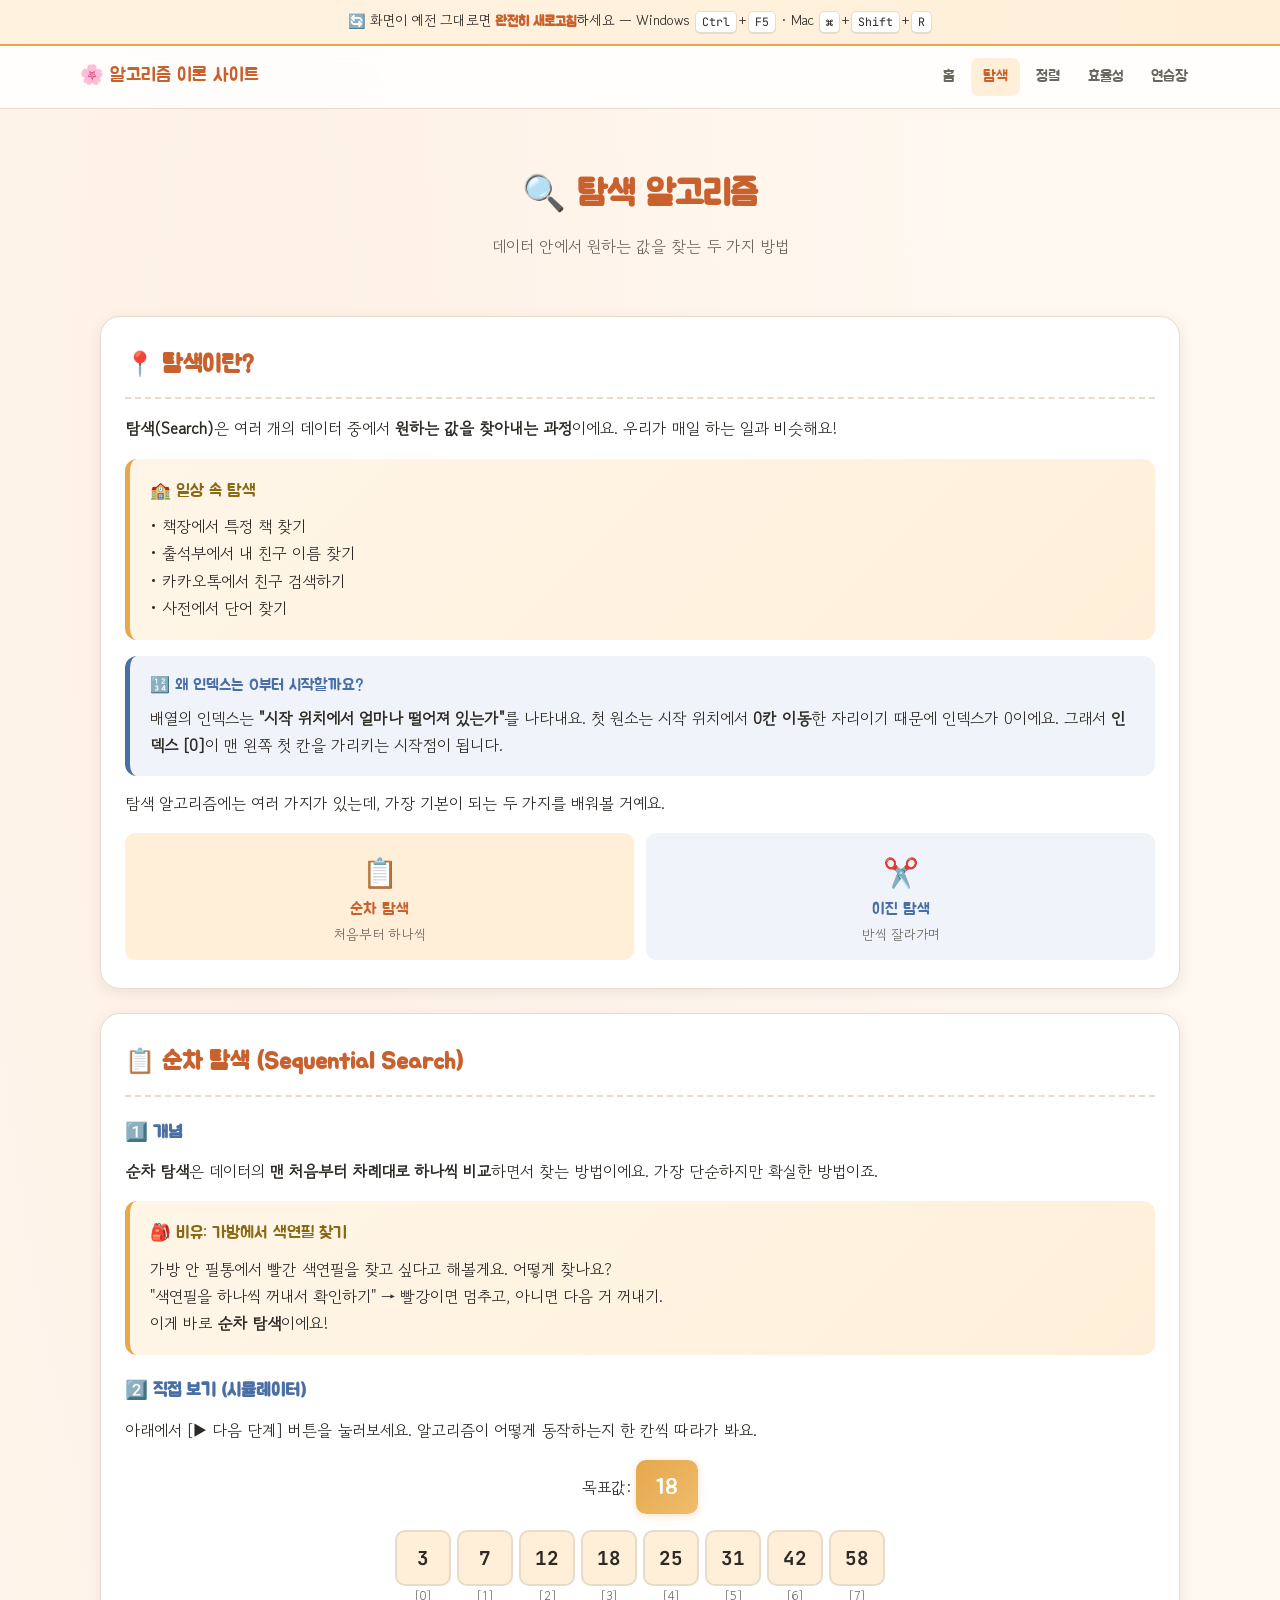
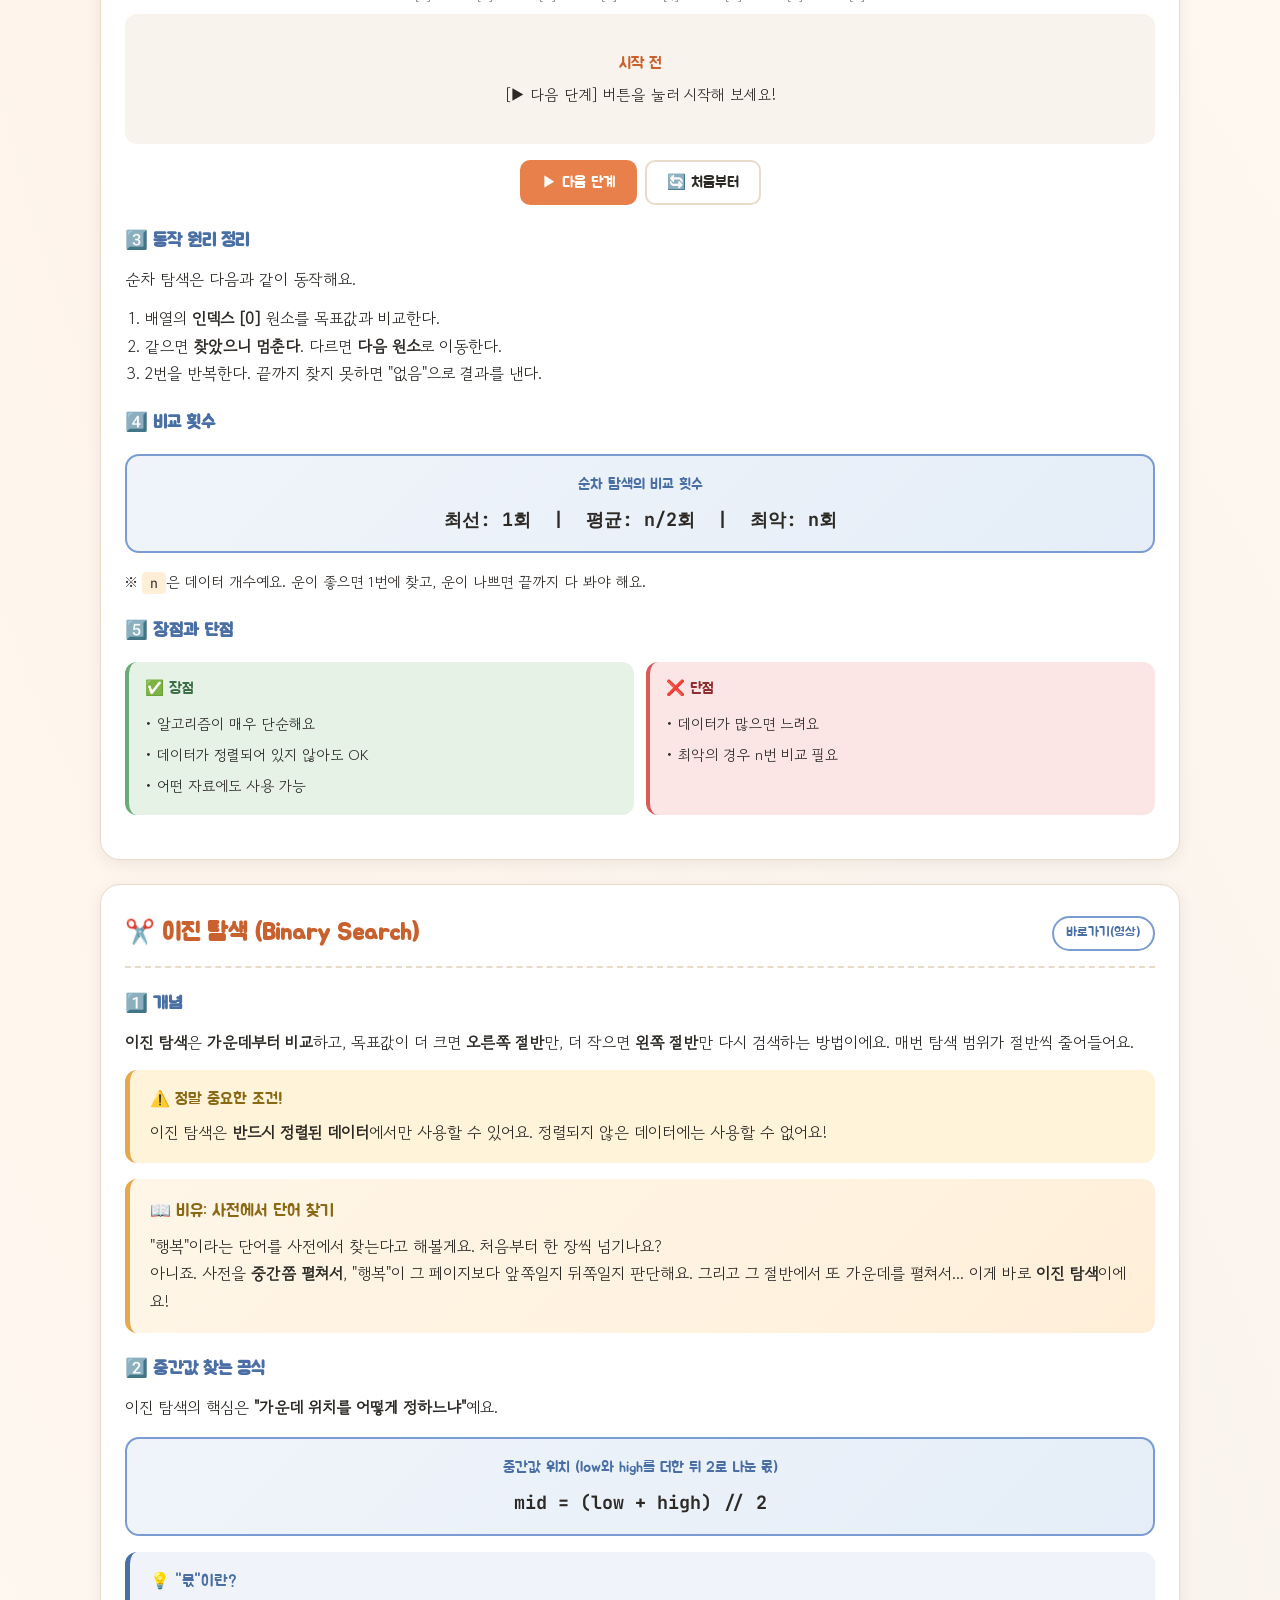
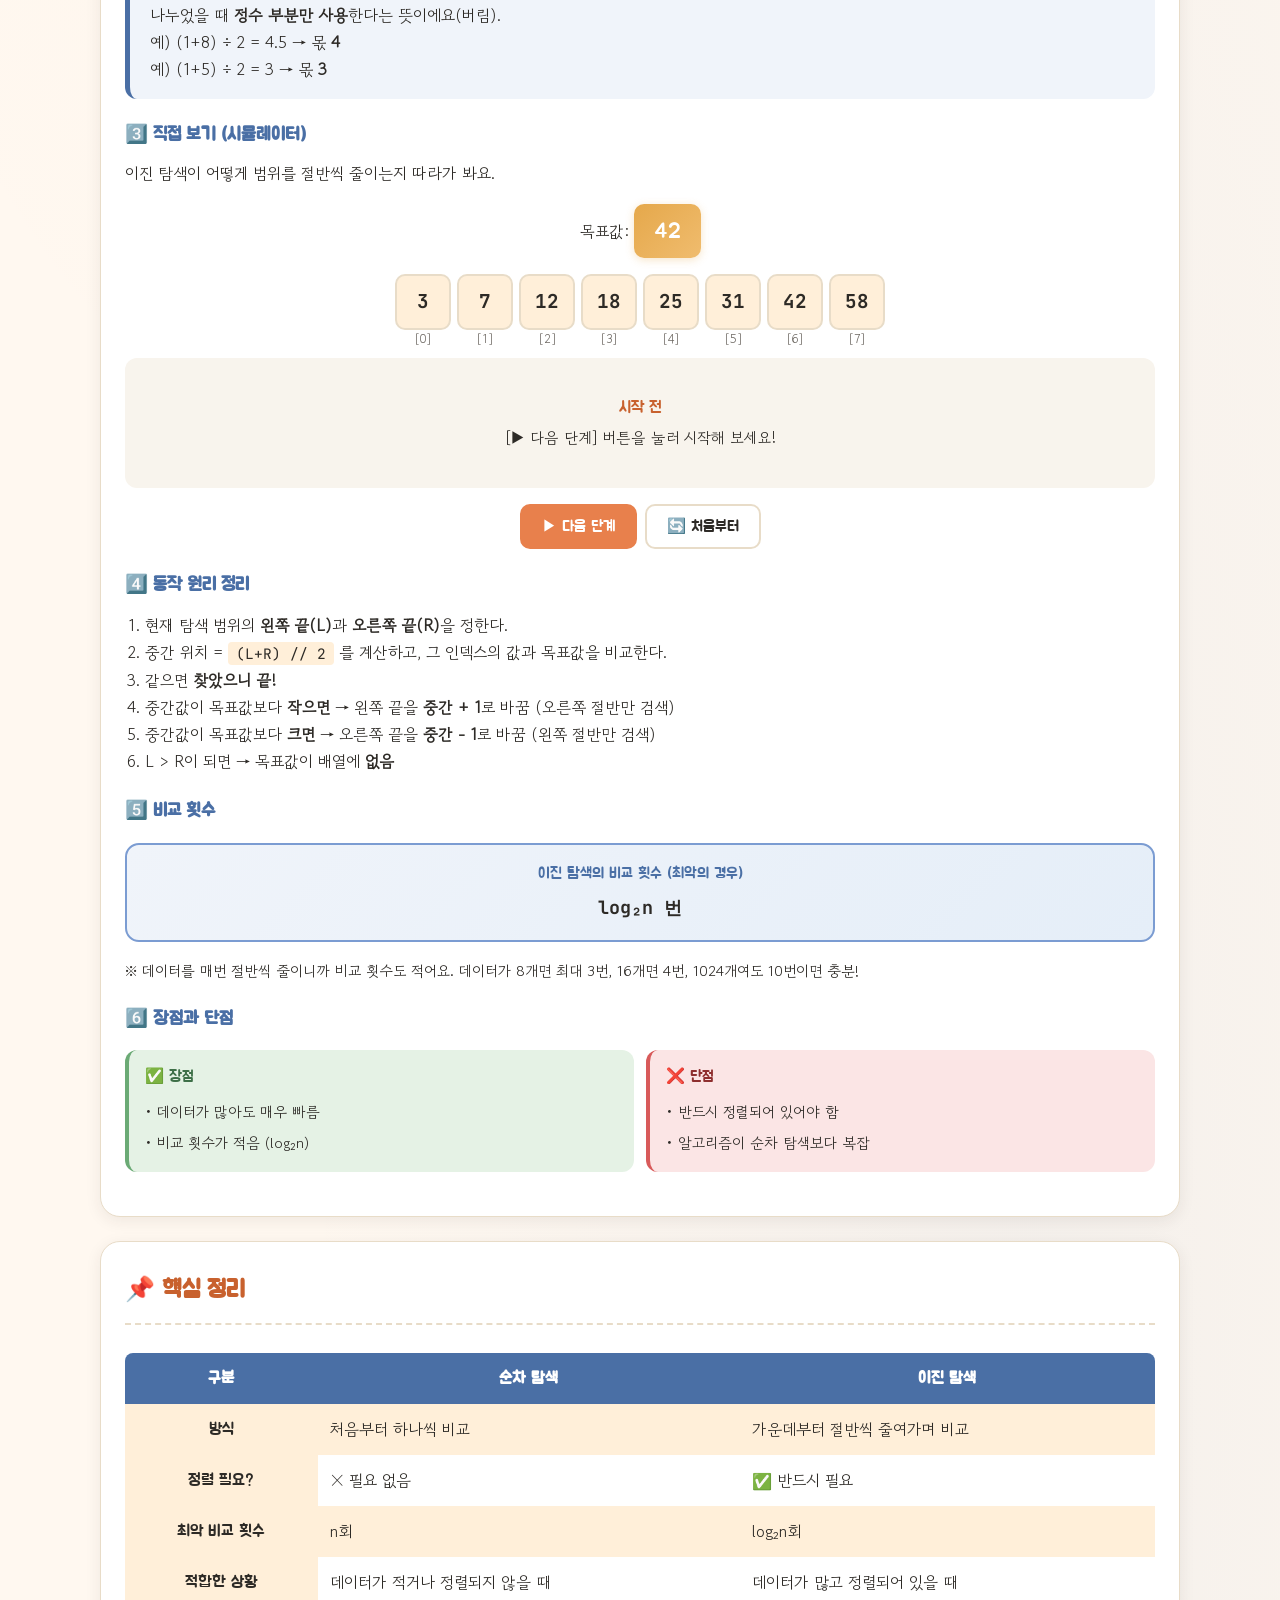
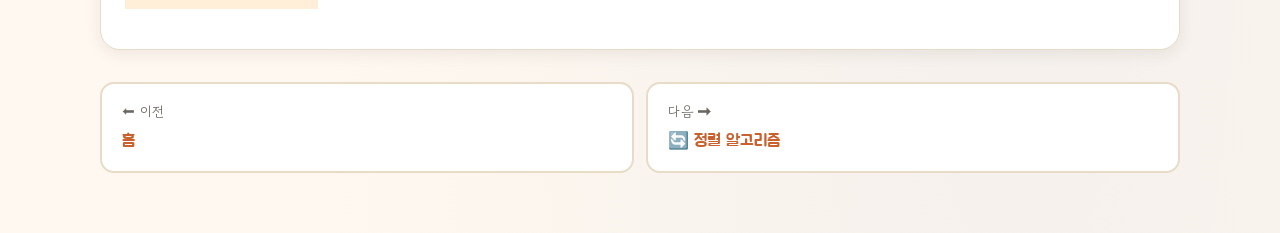
<file: search.html>
<!DOCTYPE html>
<html lang="ko">
<head>
<meta charset="UTF-8">
<meta name="viewport" content="width=device-width, initial-scale=1.0">
<title>탐색 알고리즘 | 알고리즘 이론 사이트</title>
<link rel="preconnect" href="https://fonts.googleapis.com">
<link rel="preconnect" href="https://fonts.gstatic.com" crossorigin>
<link href="https://fonts.googleapis.com/css2?family=Gowun+Dodum&family=Jua&family=JetBrains+Mono:wght@500;700&display=swap" rel="stylesheet">
<link rel="stylesheet" href="common.css">
<style>

  /* 비유 박스 */
  .analogy {
    background: linear-gradient(135deg, #FFF6E8 0%, var(--bg-alt) 100%);
    border-left: 5px solid var(--warn);
    border-radius: 12px;
    padding: 18px 20px;
    margin: 16px 0;
  }
  .analogy .title {
    font-family: 'Jua', sans-serif;
    color: #8B6914;
    font-size: 1.05rem;
    margin-bottom: 8px;
    display: flex; align-items: center; gap: 6px;
  }

  /* 알림 박스 */
  .info {
    background: #F0F4FA;
    border-left: 5px solid var(--secondary);
    border-radius: 12px;
    padding: 16px 20px;
    margin: 14px 0;
  }
  .info .title {
    font-family: 'Jua', sans-serif;
    color: var(--secondary);
    margin-bottom: 6px;
  }
  .warn-box {
    background: #FFF3D9;
    border-left: 5px solid var(--warn);
    border-radius: 12px;
    padding: 16px 20px;
    margin: 14px 0;
  }
  .warn-box .title {
    font-family: 'Jua', sans-serif;
    color: #8B6914;
    margin-bottom: 6px;
  }

  /* 배열 시각화 */
  .array-box {
    display: flex;
    gap: 6px;
    justify-content: center;
    flex-wrap: wrap;
    margin: 16px 0 28px;
  }
  .cell {
    width: 56px;
    height: 56px;
    background: var(--bg-alt);
    border: 2px solid var(--border);
    border-radius: 10px;
    display: flex;
    align-items: center;
    justify-content: center;
    font-family: 'JetBrains Mono', monospace;
    font-weight: 700;
    font-size: 1.2rem;
    position: relative;
    transition: all 0.3s;
  }
  .cell .idx {
    position: absolute; bottom: -22px;
    font-size: 0.75rem; color: var(--text-light);
    font-family: 'Gowun Dodum', sans-serif; font-weight: normal;
  }
  .cell.checking {
    background: var(--warn);
    border-color: var(--primary-dark);
    color: white;
    transform: translateY(-4px);
    box-shadow: 0 4px 12px rgba(229, 168, 75, 0.4);
  }
  .cell.found {
    background: var(--success);
    border-color: #4D8855;
    color: white;
  }
  .cell.skipped {
    background: #ECECEC;
    border-color: #D0D0D0;
    color: #999;
    opacity: 0.5;
  }
  .cell.range {
    background: #FFF6E8;
    border-color: var(--warn);
  }

  .target-display {
    text-align: center; margin: 16px 0;
  }
  .target {
    display: inline-block;
    background: linear-gradient(135deg, var(--warn), #F0BC6E);
    color: white;
    padding: 8px 20px;
    border-radius: 10px;
    font-family: 'Jua', sans-serif;
    font-size: 1.4rem;
    box-shadow: 0 2px 8px rgba(229, 168, 75, 0.3);
  }

  /* 시뮬레이터 컨트롤 */
  .sim-controls {
    display: flex;
    gap: 8px;
    justify-content: center;
    flex-wrap: wrap;
    margin: 16px 0;
  }
  .ctrl-btn {
    padding: 10px 20px;
    border: 2px solid var(--border);
    background: var(--card);
    border-radius: 10px;
    font-family: 'Jua', sans-serif;
    font-size: 0.95rem;
    cursor: pointer;
    transition: all 0.2s;
    color: var(--text);
  }
  .ctrl-btn:hover { border-color: var(--primary); }
  .ctrl-btn.primary { background: var(--primary); color: white; border-color: var(--primary); }
  .ctrl-btn.primary:hover { background: var(--primary-dark); }
  .ctrl-btn:disabled { opacity: 0.4; cursor: not-allowed; }

  .sim-status {
    background: #F8F4ED;
    border-radius: 12px;
    padding: 14px 18px;
    margin: 12px 0;
    text-align: center;
    min-height: 130px;
    display: flex;
    align-items: center;
    justify-content: center;
    flex-direction: column;
    gap: 4px;
  }
  .sim-status .step-num {
    font-family: 'Jua', sans-serif;
    color: var(--primary-dark);
    font-size: 1rem;
  }
  .sim-status .step-msg {
    font-size: 0.95rem;
    color: var(--text);
  }

  /* 장단점 표 */
  .pros-cons {
    display: grid;
    grid-template-columns: 1fr 1fr;
    gap: 12px;
    margin: 16px 0;
  }
  .pros, .cons {
    border-radius: 12px;
    padding: 14px 16px;
  }
  .pros {
    background: #E5F2E5;
    border-left: 4px solid var(--success);
  }
  .cons {
    background: #FBE5E5;
    border-left: 4px solid var(--error);
  }
  .pros .title, .cons .title {
    font-family: 'Jua', sans-serif;
    margin-bottom: 6px;
    font-size: 0.95rem;
  }
  .pros .title { color: #3D6F47; }
  .cons .title { color: #8E2E2E; }
  .pros ul, .cons ul {
    list-style: none;
    font-size: 0.92rem;
  }
  .pros li, .cons li {
    padding: 3px 0;
  }

  /* 핵심 공식 */
  .formula {
    background: linear-gradient(135deg, #F0F4FA 0%, #E5EEF8 100%);
    border: 2px solid var(--secondary-light);
    border-radius: 14px;
    padding: 16px;
    text-align: center;
    margin: 16px 0;
  }
  .formula .label {
    font-family: 'Jua', sans-serif;
    color: var(--secondary);
    font-size: 0.95rem;
    margin-bottom: 6px;
  }
  .formula .expr {
    font-family: 'JetBrains Mono', monospace;
    font-weight: 700;
    font-size: 1.15rem;
    color: var(--text);
  }

  /* 다음 페이지로 이동 */
  .next-link {
    display: flex;
    justify-content: space-between;
    margin-top: 32px;
    gap: 12px;
    flex-wrap: wrap;
  }
  .next-card {
    flex: 1;
    min-width: 200px;
    background: var(--card);
    border: 2px solid var(--border);
    border-radius: 14px;
    padding: 16px 20px;
    text-decoration: none;
    color: var(--text);
    transition: all 0.2s;
  }
  .next-card:hover {
    border-color: var(--primary);
    transform: translateY(-2px);
  }
  .next-card .label {
    font-size: 0.85rem;
    color: var(--text-light);
    margin-bottom: 4px;
  }
  .next-card .name {
    font-family: 'Jua', sans-serif;
    color: var(--primary-dark);
    font-size: 1.05rem;
  }

  @media (max-width: 600px) {
    .cell { width: 42px; height: 42px; font-size: 0.95rem; }
    .pros-cons { grid-template-columns: 1fr; }
    .ctrl-btn { padding: 8px 14px; font-size: 0.85rem; }
    .sim-status { min-height: 150px; }
  }
</style>
</head>
<body>

<div class="refresh-notice" role="note">
  🔄 화면이 예전 그대로면 <strong>완전히 새로고침</strong>하세요 —
  Windows <kbd>Ctrl</kbd>+<kbd>F5</kbd> ·
  Mac <kbd>⌘</kbd>+<kbd>Shift</kbd>+<kbd>R</kbd>
</div>

<nav>
  <div class="nav-inner">
    <a href="index.html" class="logo">🌸 알고리즘 이론 사이트</a>
    <div class="nav-links">
      <a href="index.html">홈</a>
      <a href="search.html" class="active">탐색</a>
      <a href="sort.html">정렬</a>
      <a href="efficiency.html">효율성</a>
      <a href="algorithm-practice.html">연습장</a>
    </div>
  </div>
</nav>

<div class="container">

  <header class="page-header">
    <h1>🔍 탐색 알고리즘</h1>
    <p>데이터 안에서 원하는 값을 찾는 두 가지 방법</p>
  </header>

  <!-- ============ 도입 ============ -->
  <section>
    <h2>📍 탐색이란?</h2>
    <p>
      <strong>탐색(Search)</strong>은 여러 개의 데이터 중에서 <strong>원하는 값을 찾아내는 과정</strong>이에요.
      우리가 매일 하는 일과 비슷해요!
    </p>

    <div class="analogy">
      <div class="title">🏫 일상 속 탐색</div>
      • 책장에서 특정 책 찾기<br>
      • 출석부에서 내 친구 이름 찾기<br>
      • 카카오톡에서 친구 검색하기<br>
      • 사전에서 단어 찾기
    </div>

    <div class="info">
      <div class="title">🔢 왜 인덱스는 0부터 시작할까요?</div>
      배열의 인덱스는 <strong>"시작 위치에서 얼마나 떨어져 있는가"</strong>를 나타내요.
      첫 원소는 시작 위치에서 <strong>0칸 이동</strong>한 자리이기 때문에 인덱스가 0이에요.
      그래서 <strong>인덱스 [0]</strong>이 맨 왼쪽 첫 칸을 가리키는 시작점이 됩니다.
    </div>

    <p>탐색 알고리즘에는 여러 가지가 있는데, 가장 기본이 되는 두 가지를 배워볼 거예요.</p>
    <div style="display: flex; gap: 12px; flex-wrap: wrap; margin-top: 16px;">
      <div style="flex: 1; min-width: 180px; background: var(--bg-alt); padding: 14px; border-radius: 10px; text-align: center;">
        <div style="font-size: 1.8rem;">📋</div>
        <div style="font-family: 'Jua', sans-serif; color: var(--primary-dark);">순차 탐색</div>
        <div style="font-size: 0.85rem; color: var(--text-light);">처음부터 하나씩</div>
      </div>
      <div style="flex: 1; min-width: 180px; background: #F0F4FA; padding: 14px; border-radius: 10px; text-align: center;">
        <div style="font-size: 1.8rem;">✂️</div>
        <div style="font-family: 'Jua', sans-serif; color: var(--secondary);">이진 탐색</div>
        <div style="font-size: 0.85rem; color: var(--text-light);">반씩 잘라가며</div>
      </div>
    </div>
  </section>

  <!-- ============ 순차 탐색 ============ -->
  <section>
    <h2>📋 순차 탐색 (Sequential Search)</h2>

    <h3>1️⃣ 개념</h3>
    <p>
      <strong>순차 탐색</strong>은 데이터의 <strong>맨 처음부터 차례대로 하나씩 비교</strong>하면서 찾는 방법이에요.
      가장 단순하지만 확실한 방법이죠.
    </p>

    <div class="analogy">
      <div class="title">🎒 비유: 가방에서 색연필 찾기</div>
      가방 안 필통에서 빨간 색연필을 찾고 싶다고 해볼게요. 어떻게 찾나요?<br>
      "색연필을 하나씩 꺼내서 확인하기" → 빨강이면 멈추고, 아니면 다음 거 꺼내기.<br>
      이게 바로 <strong>순차 탐색</strong>이에요!
    </div>

    <h3>2️⃣ 직접 보기 (시뮬레이터)</h3>
    <p>아래에서 [▶ 다음 단계] 버튼을 눌러보세요. 알고리즘이 어떻게 동작하는지 한 칸씩 따라가 봐요.</p>

    <div class="target-display">
      목표값: <span class="target" id="lin-target">18</span>
    </div>

    <div class="array-box" id="lin-array"></div>

    <div class="sim-status" id="lin-status">
      <div class="step-num">시작 전</div>
      <div class="step-msg">[▶ 다음 단계] 버튼을 눌러 시작해 보세요!</div>
    </div>

    <div class="sim-controls">
      <button class="ctrl-btn primary" onclick="linNextStep()" id="lin-next-btn">▶ 다음 단계</button>
      <button class="ctrl-btn" onclick="linReset()">🔄 처음부터</button>
    </div>

    <h3>3️⃣ 동작 원리 정리</h3>
    <p>순차 탐색은 다음과 같이 동작해요.</p>
    <ol style="padding-left: 20px; margin: 12px 0;">
      <li>배열의 <strong>인덱스 [0]</strong> 원소를 목표값과 비교한다.</li>
      <li>같으면 <strong>찾았으니 멈춘다</strong>. 다르면 <strong>다음 원소</strong>로 이동한다.</li>
      <li>2번을 반복한다. 끝까지 찾지 못하면 "없음"으로 결과를 낸다.</li>
    </ol>

    <h3>4️⃣ 비교 횟수</h3>
    <div class="formula">
      <div class="label">순차 탐색의 비교 횟수</div>
      <div class="expr">최선: 1회 &nbsp;|&nbsp; 평균: n/2회 &nbsp;|&nbsp; 최악: n회</div>
    </div>
    <p style="font-size: 0.92rem;">
      ※ <code>n</code>은 데이터 개수예요. 운이 좋으면 1번에 찾고, 운이 나쁘면 끝까지 다 봐야 해요.
    </p>

    <h3>5️⃣ 장점과 단점</h3>
    <div class="pros-cons">
      <div class="pros">
        <div class="title">✅ 장점</div>
        <ul>
          <li>• 알고리즘이 매우 단순해요</li>
          <li>• 데이터가 정렬되어 있지 않아도 OK</li>
          <li>• 어떤 자료에도 사용 가능</li>
        </ul>
      </div>
      <div class="cons">
        <div class="title">❌ 단점</div>
        <ul>
          <li>• 데이터가 많으면 느려요</li>
          <li>• 최악의 경우 n번 비교 필요</li>
        </ul>
      </div>
    </div>
  </section>

  <!-- ============ 이진 탐색 ============ -->
  <section>
    <h2 class="section-title-row">
      <span class="section-title-text">✂️ 이진 탐색 (Binary Search)</span>
      <a class="ref-video" href="https://qr.cmass.kr/542/29" target="_blank" rel="noopener noreferrer">바로가기(영상)</a>
    </h2>

    <h3>1️⃣ 개념</h3>
    <p>
      <strong>이진 탐색</strong>은 <strong>가운데부터 비교</strong>하고, 목표값이 더 크면 <strong>오른쪽 절반</strong>만,
      더 작으면 <strong>왼쪽 절반</strong>만 다시 검색하는 방법이에요.
      매번 탐색 범위가 절반씩 줄어들어요.
    </p>

    <div class="warn-box">
      <div class="title">⚠️ 정말 중요한 조건!</div>
      이진 탐색은 <strong>반드시 정렬된 데이터</strong>에서만 사용할 수 있어요.
      정렬되지 않은 데이터에는 사용할 수 없어요!
    </div>

    <div class="analogy">
      <div class="title">📖 비유: 사전에서 단어 찾기</div>
      "행복"이라는 단어를 사전에서 찾는다고 해볼게요. 처음부터 한 장씩 넘기나요?<br>
      아니죠. 사전을 <strong>중간쯤 펼쳐서</strong>, "행복"이 그 페이지보다 앞쪽일지 뒤쪽일지 판단해요.
      그리고 그 절반에서 또 가운데를 펼쳐서... 이게 바로 <strong>이진 탐색</strong>이에요!
    </div>

    <h3>2️⃣ 중간값 찾는 공식</h3>
    <p>이진 탐색의 핵심은 <strong>"가운데 위치를 어떻게 정하느냐"</strong>예요.</p>
    <div class="formula">
      <div class="label">중간값 위치 (low와 high를 더한 뒤 2로 나눈 몫)</div>
      <div class="expr">mid = (low + high) // 2</div>
    </div>
    <div class="info">
      <div class="title">💡 "몫"이란?</div>
      나누었을 때 <strong>정수 부분만 사용</strong>한다는 뜻이에요(버림).<br>
      예) (1+8) ÷ 2 = 4.5 → 몫 <strong>4</strong><br>
      예) (1+5) ÷ 2 = 3 → 몫 <strong>3</strong>
    </div>

    <h3>3️⃣ 직접 보기 (시뮬레이터)</h3>
    <p>이진 탐색이 어떻게 범위를 절반씩 줄이는지 따라가 봐요.</p>

    <div class="target-display">
      목표값: <span class="target" id="bin-target">42</span>
    </div>

    <div class="array-box" id="bin-array"></div>

    <div class="sim-status" id="bin-status">
      <div class="step-num">시작 전</div>
      <div class="step-msg">[▶ 다음 단계] 버튼을 눌러 시작해 보세요!</div>
    </div>

    <div class="sim-controls">
      <button class="ctrl-btn primary" onclick="binNextStep()" id="bin-next-btn">▶ 다음 단계</button>
      <button class="ctrl-btn" onclick="binReset()">🔄 처음부터</button>
    </div>

    <h3>4️⃣ 동작 원리 정리</h3>
    <ol style="padding-left: 20px; margin: 12px 0;">
      <li>현재 탐색 범위의 <strong>왼쪽 끝(L)</strong>과 <strong>오른쪽 끝(R)</strong>을 정한다.</li>
      <li>중간 위치 = <code>(L+R) // 2</code> 를 계산하고, 그 인덱스의 값과 목표값을 비교한다.</li>
      <li>같으면 <strong>찾았으니 끝!</strong> </li>
      <li>중간값이 목표값보다 <strong>작으면</strong> → 왼쪽 끝을 <strong>중간 + 1</strong>로 바꿈 (오른쪽 절반만 검색)</li>
      <li>중간값이 목표값보다 <strong>크면</strong> → 오른쪽 끝을 <strong>중간 - 1</strong>로 바꿈 (왼쪽 절반만 검색)</li>
      <li>L > R이 되면 → 목표값이 배열에 <strong>없음</strong></li>
    </ol>

    <h3>5️⃣ 비교 횟수</h3>
    <div class="formula">
      <div class="label">이진 탐색의 비교 횟수 (최악의 경우)</div>
      <div class="expr">log₂n 번</div>
    </div>
    <p style="font-size: 0.92rem;">
      ※ 데이터를 매번 절반씩 줄이니까 비교 횟수도 적어요. 데이터가 8개면 최대 3번, 16개면 4번, 1024개여도 10번이면 충분!
    </p>

    <h3>6️⃣ 장점과 단점</h3>
    <div class="pros-cons">
      <div class="pros">
        <div class="title">✅ 장점</div>
        <ul>
          <li>• 데이터가 많아도 매우 빠름</li>
          <li>• 비교 횟수가 적음 (log₂n)</li>
        </ul>
      </div>
      <div class="cons">
        <div class="title">❌ 단점</div>
        <ul>
          <li>• 반드시 정렬되어 있어야 함</li>
          <li>• 알고리즘이 순차 탐색보다 복잡</li>
        </ul>
      </div>
    </div>
  </section>

  <!-- ============ 핵심 정리 ============ -->
  <section>
    <h2>📌 핵심 정리</h2>
    <div style="overflow-x: auto;">
      <table style="width: 100%; border-collapse: collapse; margin: 12px 0; min-width: 500px;">
        <tr style="background: var(--secondary); color: white; font-family: 'Jua', sans-serif;">
          <th style="padding: 12px; text-align: center; border-radius: 8px 0 0 0;">구분</th>
          <th style="padding: 12px; text-align: center;">순차 탐색</th>
          <th style="padding: 12px; text-align: center; border-radius: 0 8px 0 0;">이진 탐색</th>
        </tr>
        <tr style="background: var(--bg-alt);">
          <td style="padding: 12px; text-align: center; font-family: 'Jua', sans-serif;">방식</td>
          <td style="padding: 12px;">처음부터 하나씩 비교</td>
          <td style="padding: 12px;">가운데부터 절반씩 줄여가며 비교</td>
        </tr>
        <tr>
          <td style="padding: 12px; text-align: center; font-family: 'Jua', sans-serif; background: var(--bg-alt);">정렬 필요?</td>
          <td style="padding: 12px;">❌ 필요 없음</td>
          <td style="padding: 12px;">✅ 반드시 필요</td>
        </tr>
        <tr style="background: var(--bg-alt);">
          <td style="padding: 12px; text-align: center; font-family: 'Jua', sans-serif;">최악 비교 횟수</td>
          <td style="padding: 12px;">n회</td>
          <td style="padding: 12px;">log₂n회</td>
        </tr>
        <tr>
          <td style="padding: 12px; text-align: center; font-family: 'Jua', sans-serif; background: var(--bg-alt);">적합한 상황</td>
          <td style="padding: 12px;">데이터가 적거나 정렬되지 않을 때</td>
          <td style="padding: 12px;">데이터가 많고 정렬되어 있을 때</td>
        </tr>
      </table>
    </div>
  </section>

  <!-- 다음 페이지 -->
  <div class="next-link">
    <a href="index.html" class="next-card">
      <div class="label">⬅ 이전</div>
      <div class="name">홈</div>
    </a>
    <a href="sort.html" class="next-card">
      <div class="label">다음 ➡</div>
      <div class="name">🔄 정렬 알고리즘</div>
    </a>
  </div>

</div>

<script src="common.js"></script>
<script>
// ===========================================
// 시뮬레이터 데이터
// ===========================================
const LIN_ARRAY = [3, 7, 12, 18, 25, 31, 42, 58];
const LIN_TARGET = 18;

const BIN_ARRAY = [3, 7, 12, 18, 25, 31, 42, 58];
const BIN_TARGET = 42;

// ===========================================
// 순차 탐색 시뮬레이터
// ===========================================
let linState = { idx: 0, done: false };

function renderLinArray() {
  const div = el('lin-array');
  div.innerHTML = '';
  LIN_ARRAY.forEach((v, i) => {
    const cell = document.createElement('div');
    cell.className = 'cell';
    cell.id = `lin-cell-${i}`;
    cell.innerHTML = `${v}<span class="idx">[${i}]</span>`;
    div.appendChild(cell);
  });
}

function linNextStep() {
  if (linState.done) return;
  
  // 이전 셀 상태 정리
  for (let i = 0; i < linState.idx; i++) {
    const c = el(`lin-cell-${i}`);
    c.classList.remove('checking');
    c.classList.add('skipped');
  }
  
  const i = linState.idx;
  const cell = el(`lin-cell-${i}`);
  cell.classList.remove('skipped');
  cell.classList.add('checking');
  
  const status = el('lin-status');
  
  if (LIN_ARRAY[i] === LIN_TARGET) {
    cell.classList.remove('checking');
    cell.classList.add('found');
    status.innerHTML = `<div class="step-num">[${i}] 인덱스 비교 — 찾았어요! 🎉</div>
      <div class="step-msg">[${i}] 인덱스 = <strong>${LIN_ARRAY[i]}</strong> = 목표값 <strong>${LIN_TARGET}</strong> ✅<br>
      총 비교 횟수: <strong>${i + 1}회</strong></div>`;
    linState.done = true;
    setDisabled('lin-next-btn', true);
  } else {
    status.innerHTML = `<div class="step-num">[${i}] 인덱스 비교</div>
      <div class="step-msg">[${i}] 인덱스 = <strong>${LIN_ARRAY[i]}</strong> ≠ 목표값 <strong>${LIN_TARGET}</strong> ❌<br>
      → 다음 칸으로 이동!</div>`;
    linState.idx++;
    
    if (linState.idx >= LIN_ARRAY.length) {
      cell.classList.remove('checking');
      cell.classList.add('skipped');
      status.innerHTML = `<div class="step-num">탐색 종료</div>
        <div class="step-msg">끝까지 비교했지만 목표값을 찾지 못했어요. 총 ${LIN_ARRAY.length}회 비교했어요.</div>`;
      linState.done = true;
      setDisabled('lin-next-btn', true);
    }
  }
}

function linReset() {
  linState = { idx: 0, done: false };
  renderLinArray();
  setHtml('lin-status', `<div class="step-num">시작 전</div>
    <div class="step-msg">[▶ 다음 단계] 버튼을 눌러 시작해 보세요!</div>`);
  setDisabled('lin-next-btn', false);
}

// ===========================================
// 이진 탐색 시뮬레이터
// ===========================================
let binState = { L: 0, R: BIN_ARRAY.length - 1, step: 0, done: false };

function renderBinArray() {
  const div = el('bin-array');
  div.innerHTML = '';
  BIN_ARRAY.forEach((v, i) => {
    const cell = document.createElement('div');
    cell.className = 'cell';
    cell.id = `bin-cell-${i}`;
    cell.innerHTML = `${v}<span class="idx">[${i}]</span>`;
    div.appendChild(cell);
  });
}

function updateBinRange() {
  // 모든 셀 상태 초기화
  for (let i = 0; i < BIN_ARRAY.length; i++) {
    const c = el(`bin-cell-${i}`);
    c.classList.remove('checking', 'skipped', 'range', 'found');
  }
  // 범위 밖은 회색
  for (let i = 0; i < BIN_ARRAY.length; i++) {
    const c = el(`bin-cell-${i}`);
    if (i < binState.L || i > binState.R) {
      c.classList.add('skipped');
    } else {
      c.classList.add('range');
    }
  }
}

function binNextStep() {
  if (binState.done) return;
  
  if (binState.L > binState.R) {
    setHtml('bin-status', `<div class="step-num">탐색 종료</div>
      <div class="step-msg">탐색 범위가 비었어요. 목표값이 배열에 없습니다.</div>`);
    binState.done = true;
    setDisabled('bin-next-btn', true);
    return;
  }
  
  binState.step++;
  const mid = Math.floor((binState.L + binState.R) / 2);
  const midVal = BIN_ARRAY[mid];
  
  updateBinRange();
  
  // 중간값 강조
  const midCell = el(`bin-cell-${mid}`);
  midCell.classList.remove('range');
  midCell.classList.add('checking');
  
  const status = el('bin-status');
  
  if (midVal === BIN_TARGET) {
    midCell.classList.remove('checking');
    midCell.classList.add('found');
    status.innerHTML = `<div class="step-num">비교 ${binState.step}회 · [${mid}] 인덱스 — 찾았어요! 🎉</div>
      <div class="step-msg">탐색 범위: [${binState.L}] ~ [${binState.R}] | 중간 = ((${binState.L}+${binState.R})÷2)의 몫 = <strong>[${mid}] 인덱스</strong><br>
      [${mid}] 인덱스 = <strong>${midVal}</strong> = 목표값 <strong>${BIN_TARGET}</strong> ✅<br>
      총 비교 횟수: <strong>${binState.step}회</strong></div>`;
    binState.done = true;
    setDisabled('bin-next-btn', true);
  } else if (midVal < BIN_TARGET) {
    status.innerHTML = `<div class="step-num">비교 ${binState.step}회 · [${mid}] 인덱스</div>
      <div class="step-msg">탐색 범위: [${binState.L}] ~ [${binState.R}] | 중간 = ((${binState.L}+${binState.R})÷2)의 몫 = <strong>[${mid}] 인덱스</strong><br>
      <strong>${midVal}</strong> < <strong>${BIN_TARGET}</strong> → 오른쪽 절반으로! (low = ${mid + 1})</div>`;
    binState.L = mid + 1;
  } else {
    status.innerHTML = `<div class="step-num">비교 ${binState.step}회 · [${mid}] 인덱스</div>
      <div class="step-msg">탐색 범위: [${binState.L}] ~ [${binState.R}] | 중간 = ((${binState.L}+${binState.R})÷2)의 몫 = <strong>[${mid}] 인덱스</strong><br>
      <strong>${midVal}</strong> > <strong>${BIN_TARGET}</strong> → 왼쪽 절반으로! (high = ${mid - 1})</div>`;
    binState.R = mid - 1;
  }
}

function binReset() {
  binState = { L: 0, R: BIN_ARRAY.length - 1, step: 0, done: false };
  renderBinArray();
  setHtml('bin-status', `<div class="step-num">시작 전</div>
    <div class="step-msg">[▶ 다음 단계] 버튼을 눌러 시작해 보세요!</div>`);
  setDisabled('bin-next-btn', false);
}

// ===========================================
// 초기화
// ===========================================
renderLinArray();
renderBinArray();
</script>

</body>
</html>
</file>
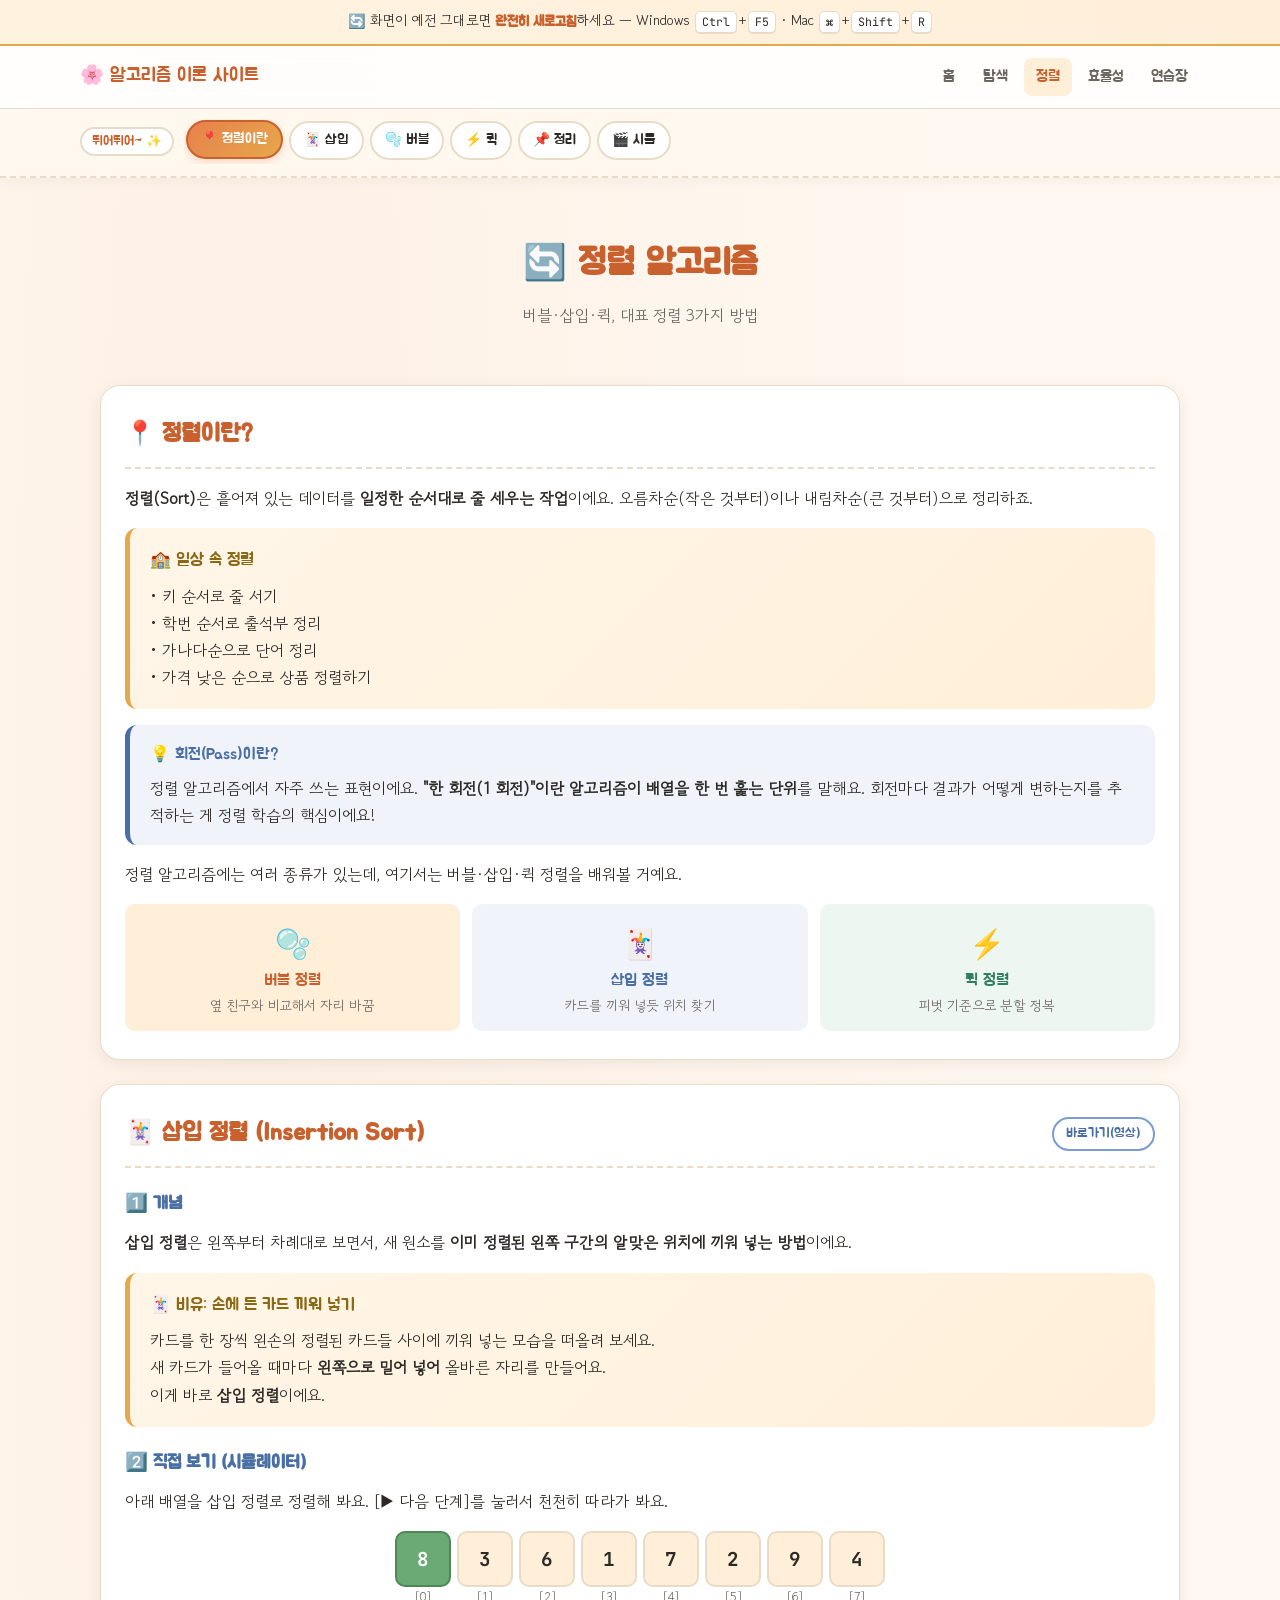
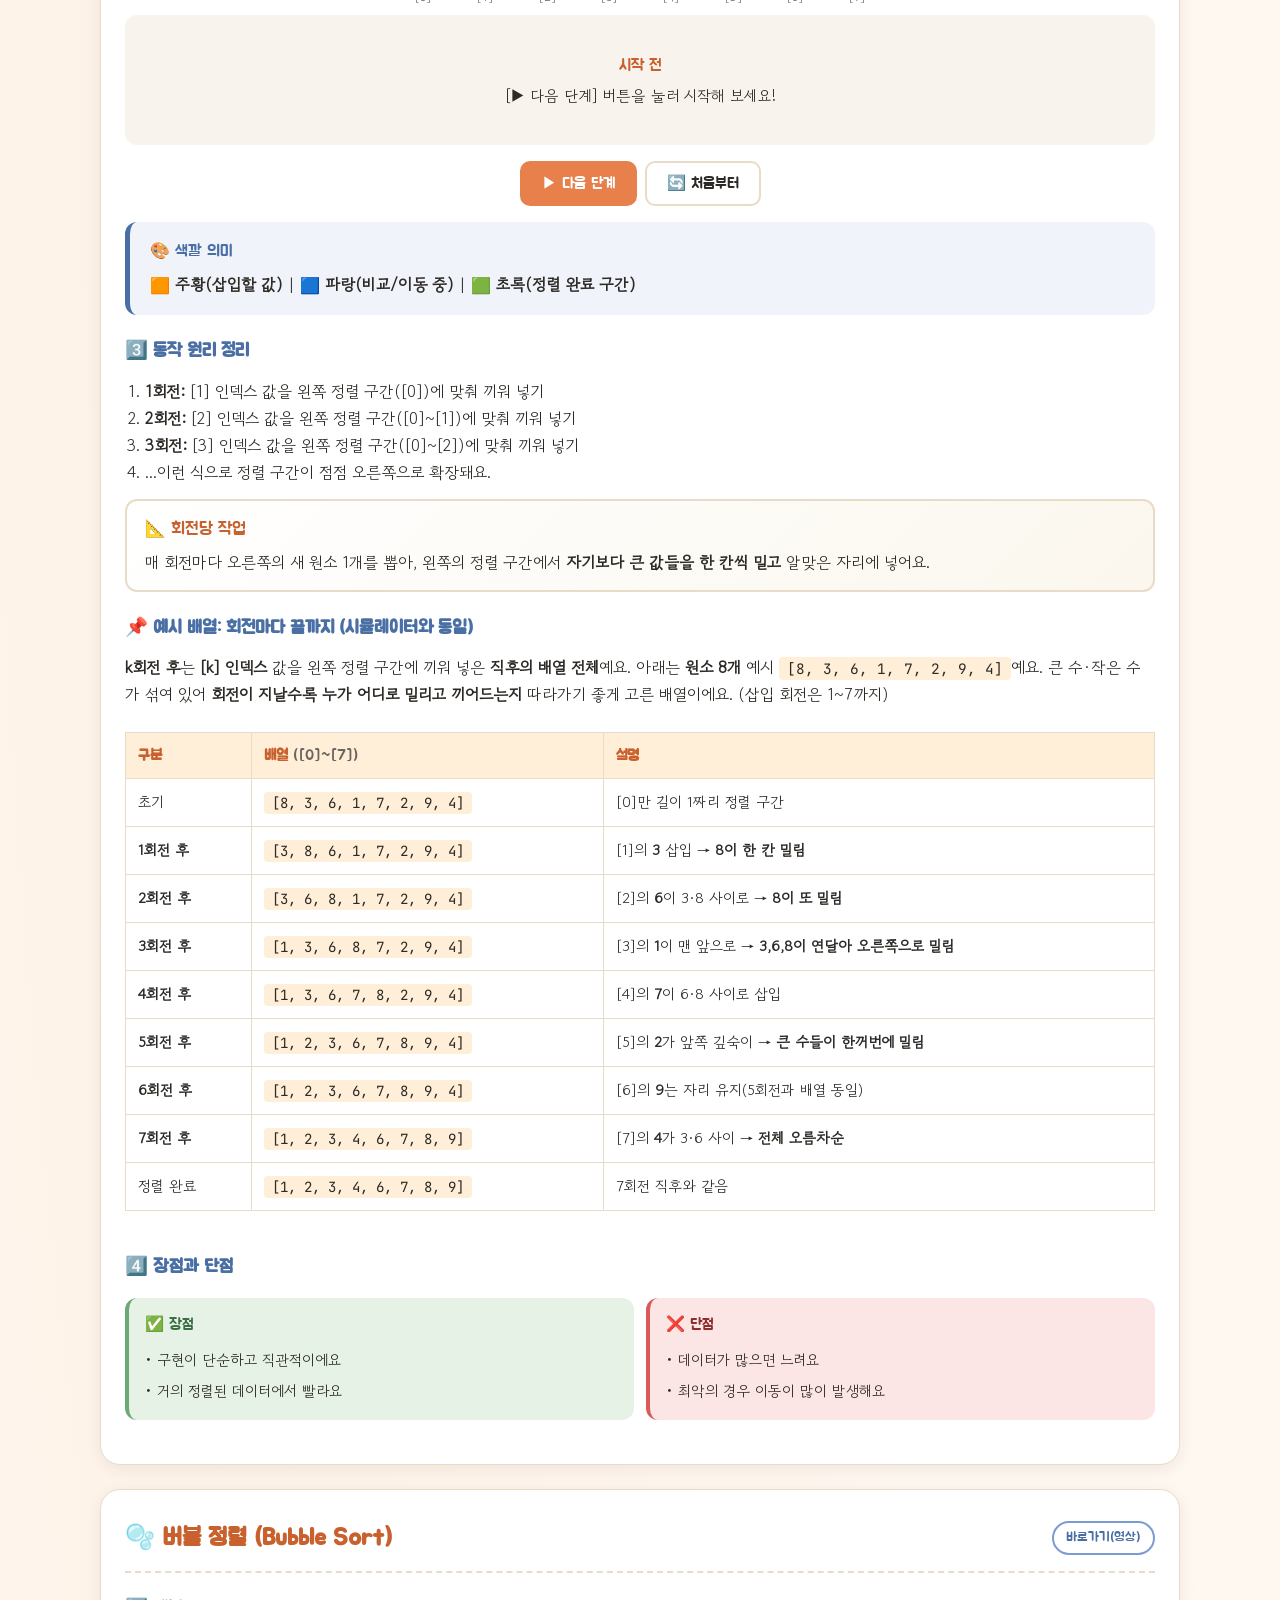
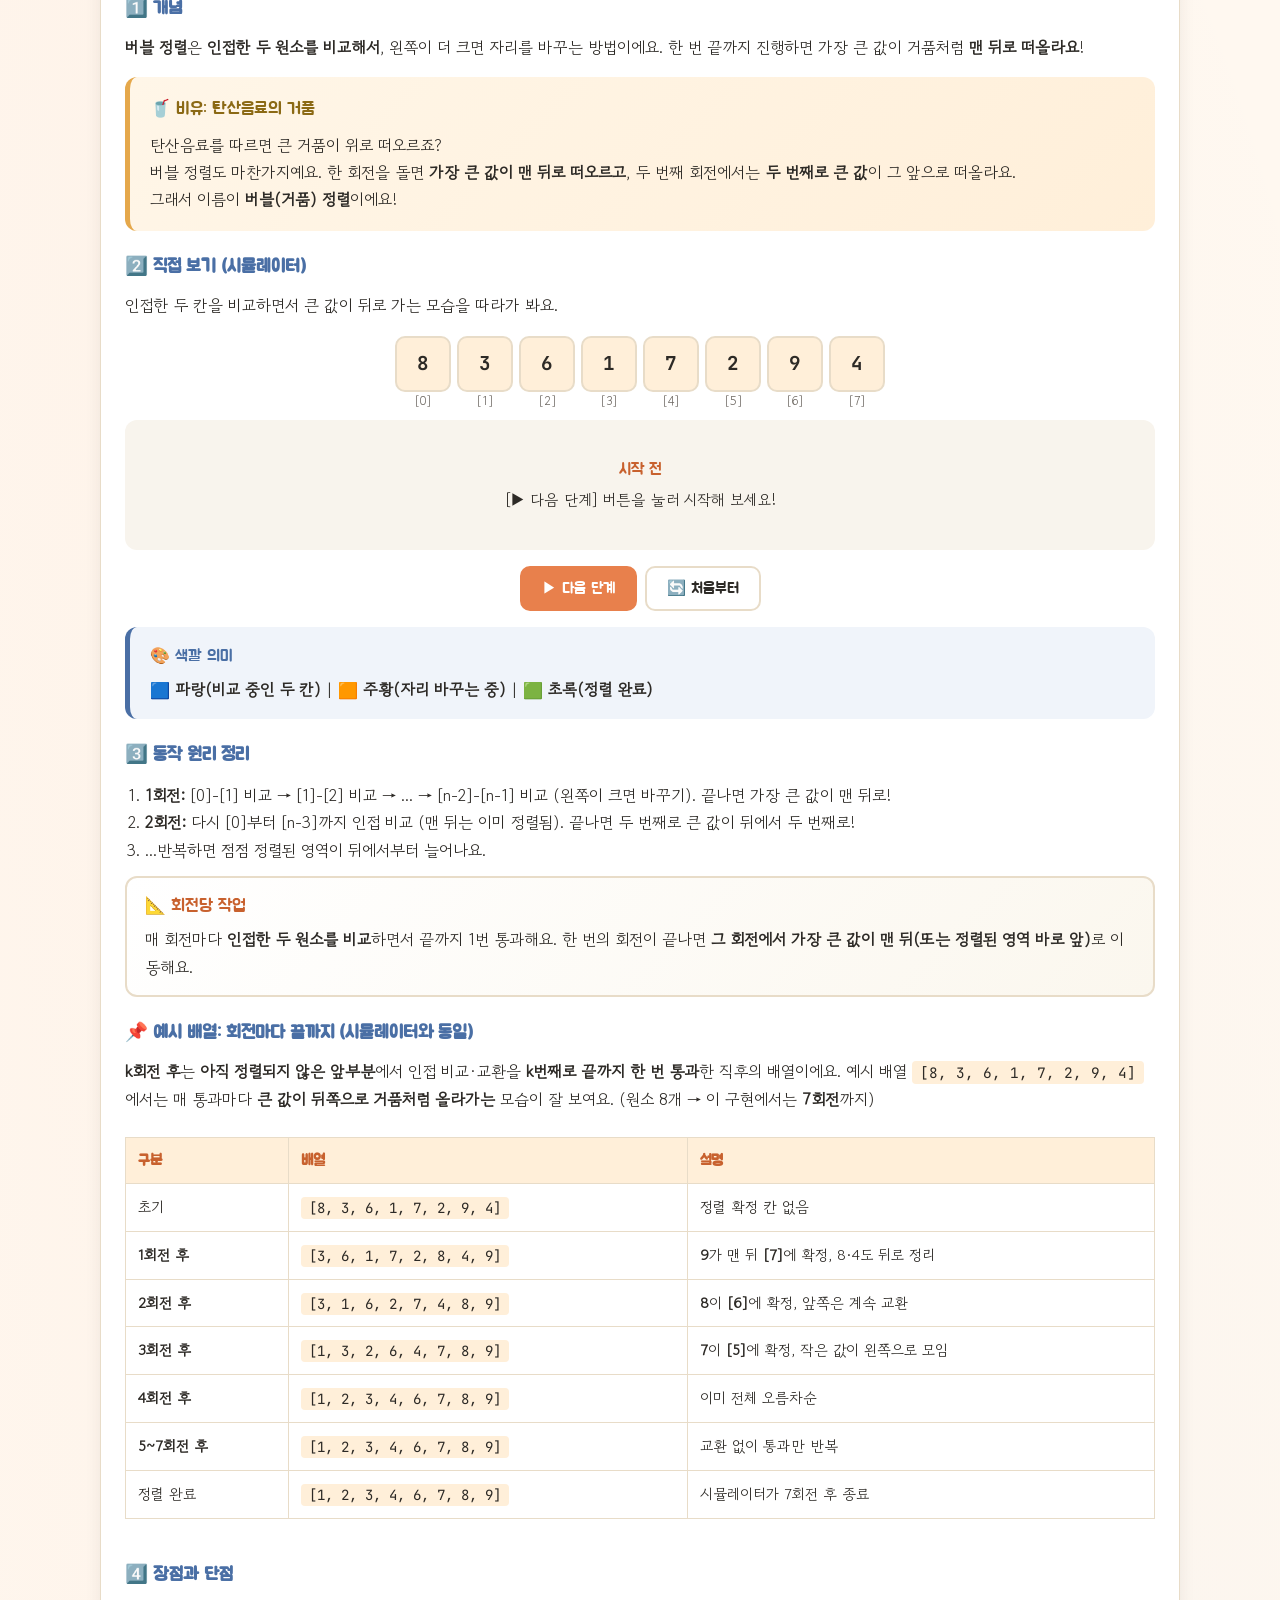
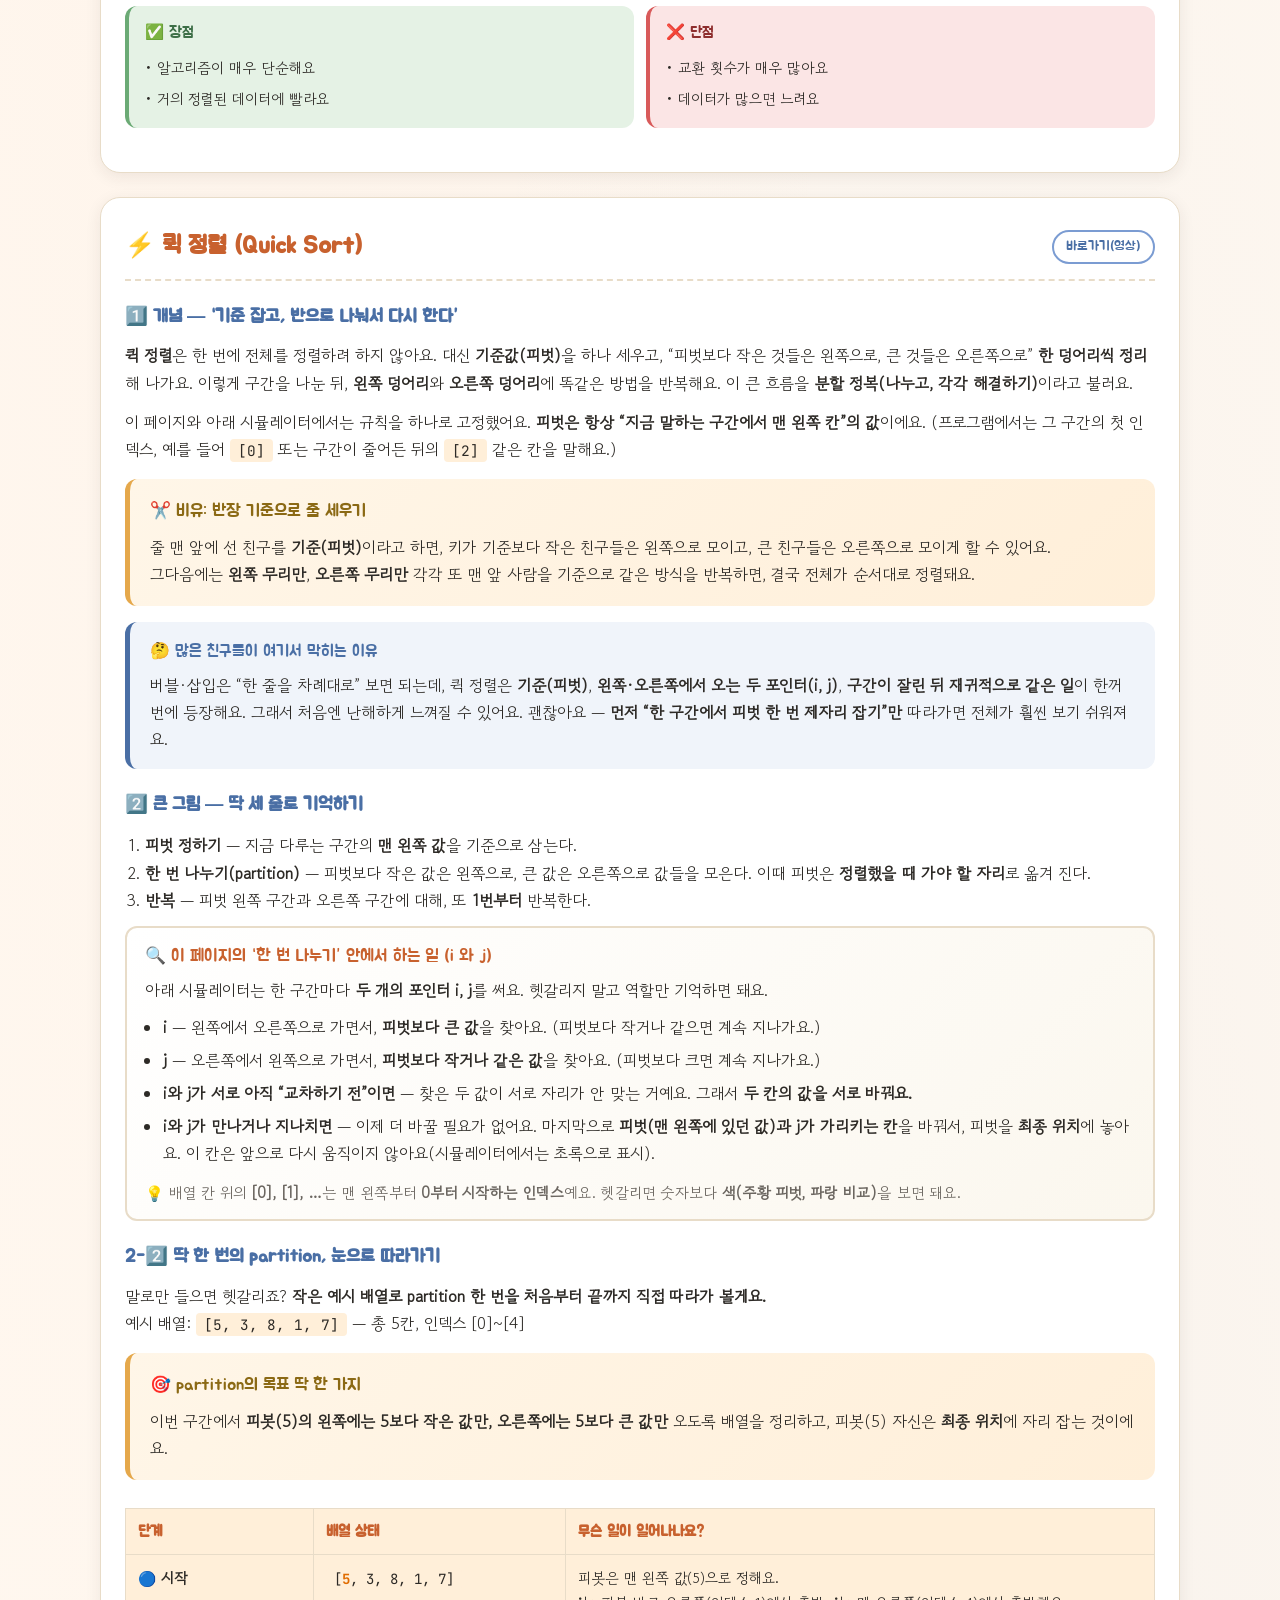
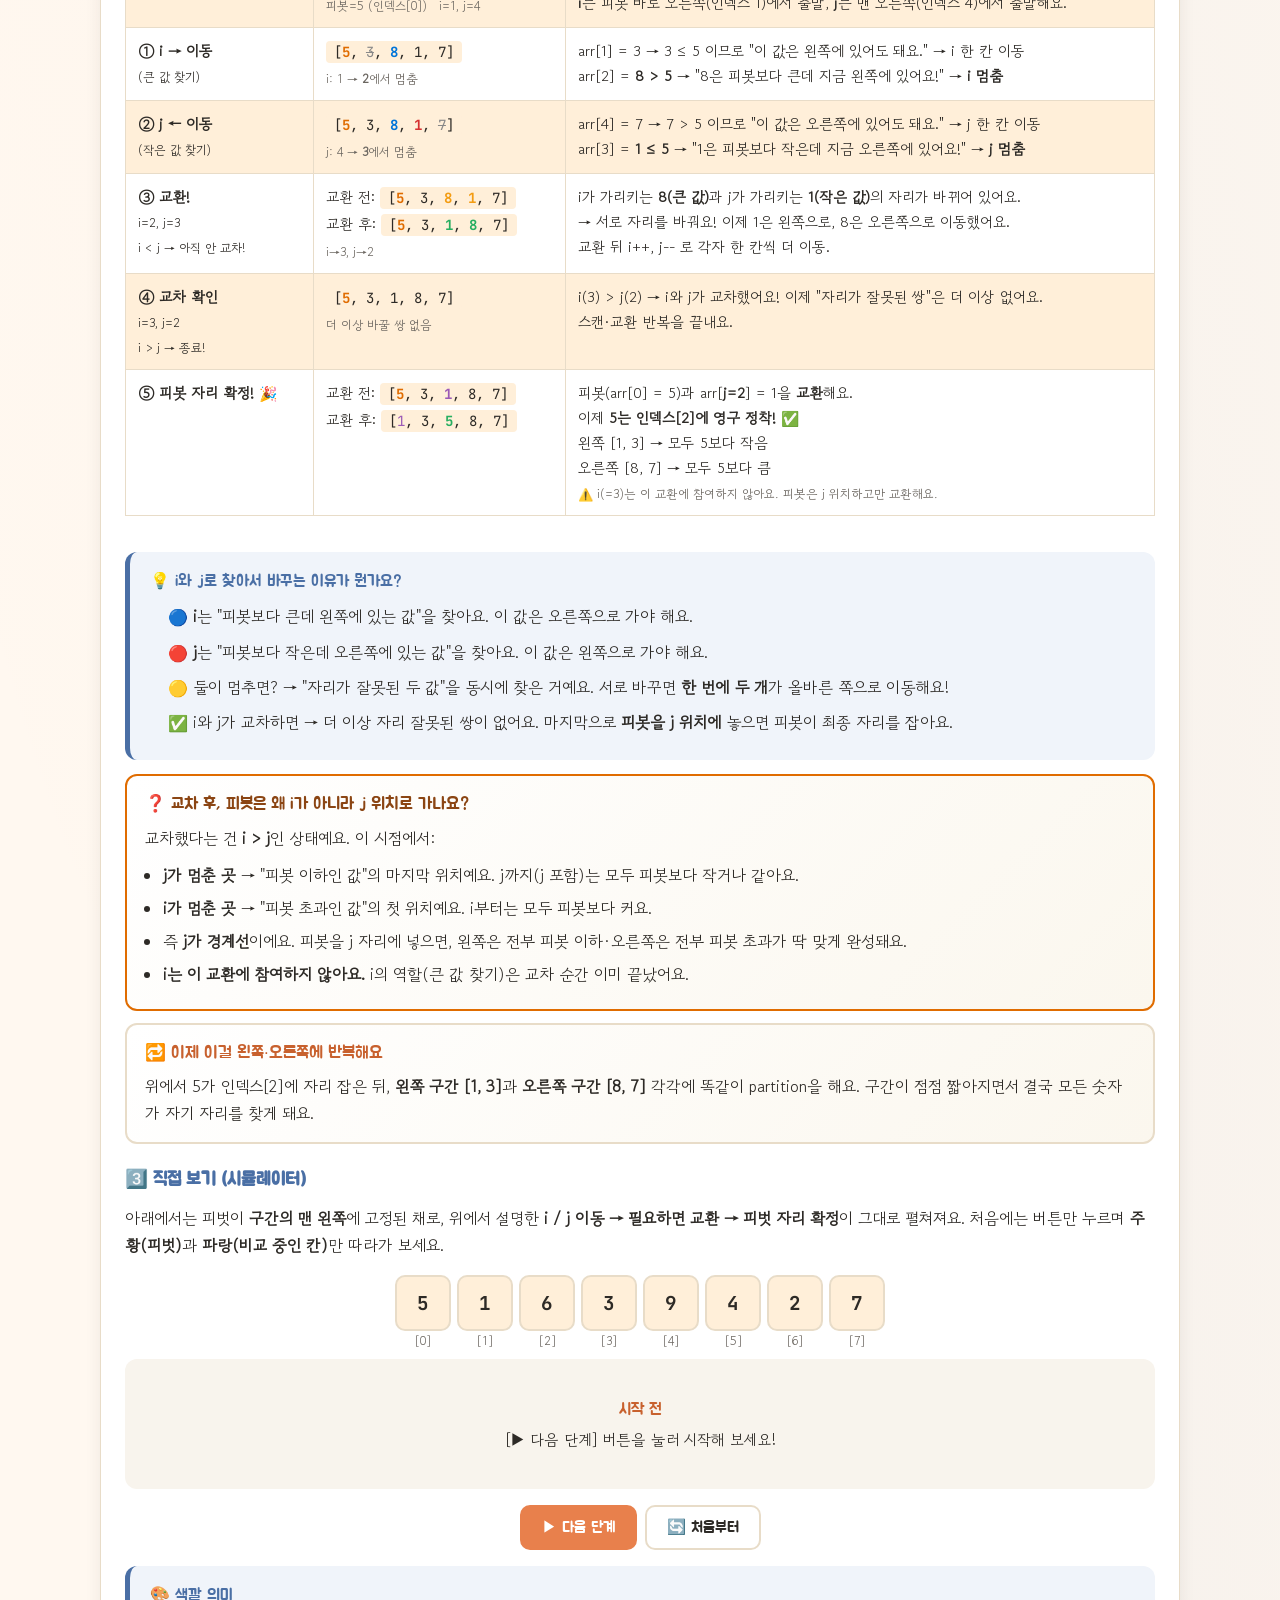
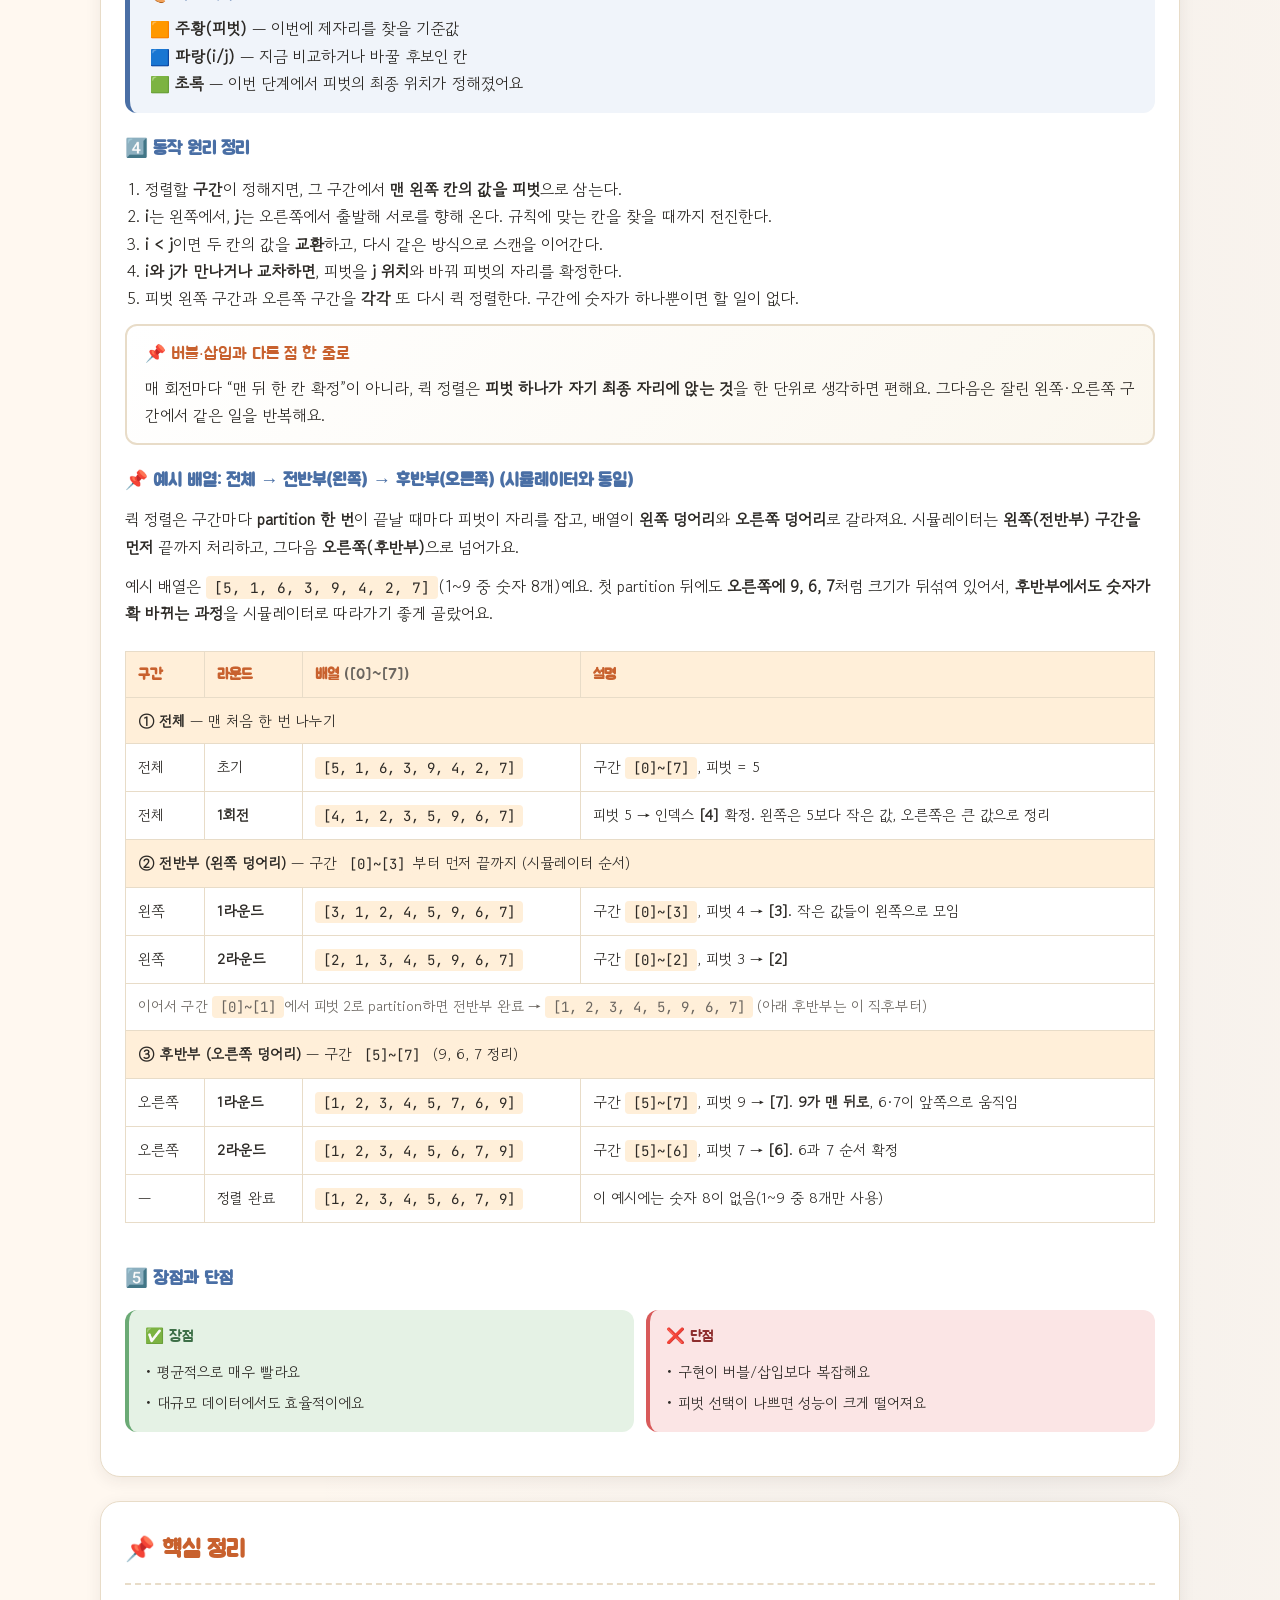
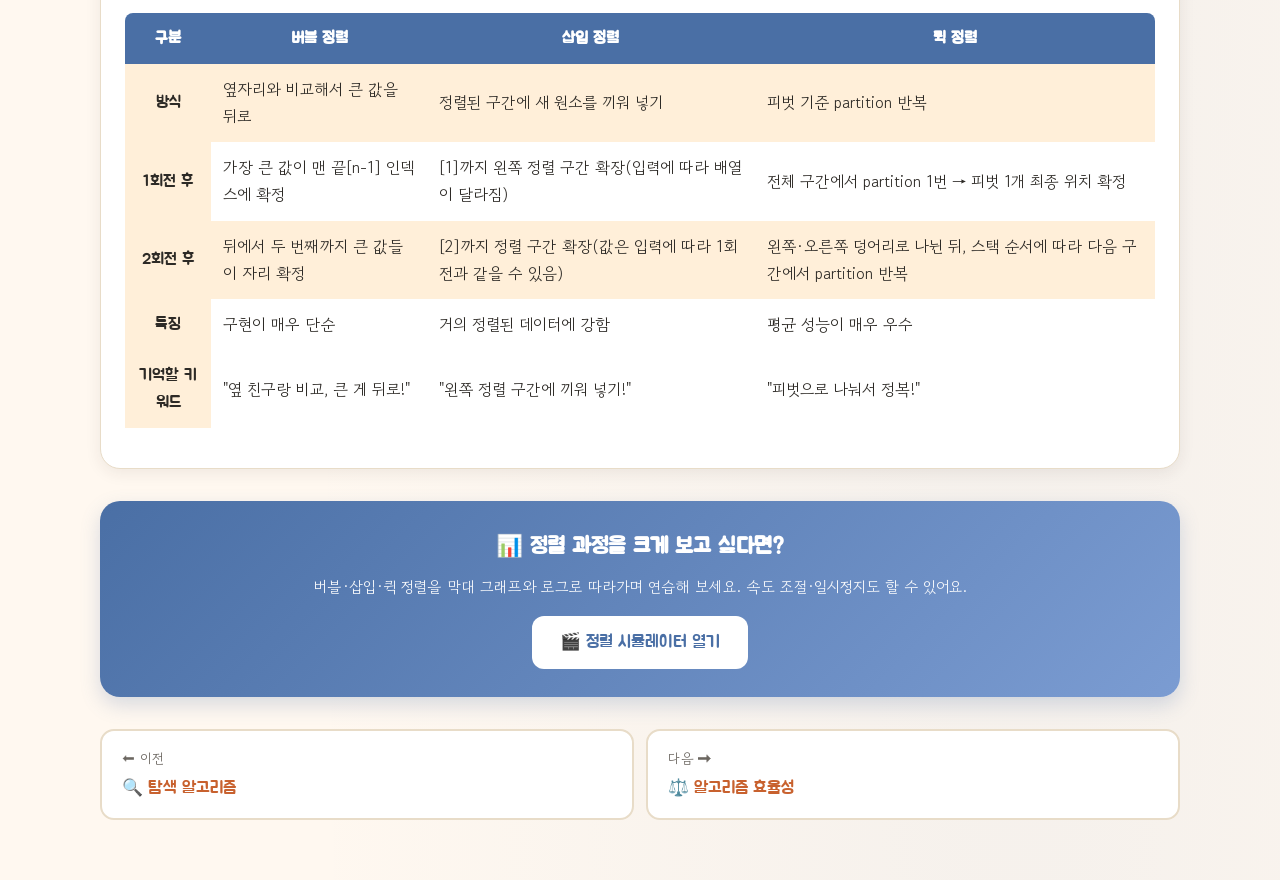
<file: sort.html>
<!DOCTYPE html>
<html lang="ko">
<head>
<meta charset="UTF-8">
<meta name="viewport" content="width=device-width, initial-scale=1.0">
<title>정렬 알고리즘 | 알고리즘 이론 사이트</title>
<link rel="preconnect" href="https://fonts.googleapis.com">
<link rel="preconnect" href="https://fonts.gstatic.com" crossorigin>
<link href="https://fonts.googleapis.com/css2?family=Gowun+Dodum&family=Jua&family=JetBrains+Mono:wght@500;700&display=swap" rel="stylesheet">
<link rel="stylesheet" href="common.css">
<style>

  .analogy {
    background: linear-gradient(135deg, #FFF6E8 0%, var(--bg-alt) 100%);
    border-left: 5px solid var(--warn);
    border-radius: 12px;
    padding: 18px 20px;
    margin: 16px 0;
  }
  .analogy .title {
    font-family: 'Jua', sans-serif;
    color: #8B6914;
    font-size: 1.05rem;
    margin-bottom: 8px;
  }

  .info {
    background: #F0F4FA;
    border-left: 5px solid var(--secondary);
    border-radius: 12px;
    padding: 16px 20px;
    margin: 14px 0;
  }
  .info .title {
    font-family: 'Jua', sans-serif;
    color: var(--secondary);
    margin-bottom: 6px;
  }

  /* 배열 시각화 (정렬용) */
  .array-box {
    display: flex;
    gap: 6px;
    justify-content: center;
    flex-wrap: wrap;
    margin: 16px 0 28px;
  }
  .cell {
    width: 56px;
    height: 56px;
    background: var(--bg-alt);
    border: 2px solid var(--border);
    border-radius: 10px;
    display: flex;
    align-items: center;
    justify-content: center;
    font-family: 'JetBrains Mono', monospace;
    font-weight: 700;
    font-size: 1.2rem;
    position: relative;
    transition: all 0.4s;
  }
  .cell .idx {
    position: absolute; bottom: -22px;
    font-size: 0.75rem; color: var(--text-light);
    font-family: 'Gowun Dodum', sans-serif; font-weight: normal;
  }
  /* 비교 중 (두 셀 동시) */
  .cell.comparing {
    background: var(--secondary-light);
    border-color: var(--secondary);
    color: white;
    transform: translateY(-4px);
  }
  /* 현재 삽입 key */
  .cell.min-candidate {
    background: var(--warn);
    border-color: var(--primary-dark);
    color: white;
    transform: translateY(-4px);
    box-shadow: 0 4px 12px rgba(229, 168, 75, 0.4);
  }
  /* 정렬 완료 */
  .cell.sorted {
    background: var(--success);
    border-color: #4D8855;
    color: white;
  }
  /* 교환 중 */
  .cell.swapping {
    background: var(--primary);
    border-color: var(--primary-dark);
    color: white;
    transform: scale(1.1);
  }

  /* 시뮬레이터 컨트롤 */
  .sim-controls {
    display: flex;
    gap: 8px;
    justify-content: center;
    flex-wrap: wrap;
    margin: 16px 0;
  }
  .ctrl-btn {
    padding: 10px 20px;
    border: 2px solid var(--border);
    background: var(--card);
    border-radius: 10px;
    font-family: 'Jua', sans-serif;
    font-size: 0.95rem;
    cursor: pointer;
    transition: all 0.2s;
    color: var(--text);
  }
  .ctrl-btn:hover { border-color: var(--primary); }
  .ctrl-btn.primary { background: var(--primary); color: white; border-color: var(--primary); }
  .ctrl-btn.primary:hover { background: var(--primary-dark); }
  .ctrl-btn:disabled { opacity: 0.4; cursor: not-allowed; }

  .sim-status {
    background: #F8F4ED;
    border-radius: 12px;
    padding: 14px 18px;
    margin: 12px 0;
    text-align: center;
    min-height: 130px;
    display: flex;
    align-items: center;
    justify-content: center;
    flex-direction: column;
    gap: 4px;
  }
  .sim-status .step-num {
    font-family: 'Jua', sans-serif;
    color: var(--primary-dark);
    font-size: 1rem;
  }
  .sim-status .step-msg {
    font-size: 0.95rem;
    color: var(--text);
  }

  /* 정의 박스 */
  .term-box {
    background: linear-gradient(135deg, #FFF 0%, #FBF7EE 100%);
    border: 2px solid var(--border);
    border-radius: 12px;
    padding: 14px 18px;
    margin: 12px 0;
  }
  .term-box .term {
    font-family: 'Jua', sans-serif;
    color: var(--primary-dark);
    font-size: 1.05rem;
    margin-bottom: 6px;
  }

  /* 장단점 */
  .pros-cons {
    display: grid;
    grid-template-columns: 1fr 1fr;
    gap: 12px;
    margin: 16px 0;
  }
  .pros, .cons {
    border-radius: 12px;
    padding: 14px 16px;
  }
  .pros {
    background: #E5F2E5;
    border-left: 4px solid var(--success);
  }
  .cons {
    background: #FBE5E5;
    border-left: 4px solid var(--error);
  }
  .pros .title, .cons .title {
    font-family: 'Jua', sans-serif;
    margin-bottom: 6px;
    font-size: 0.95rem;
  }
  .pros .title { color: #3D6F47; }
  .cons .title { color: #8E2E2E; }
  .pros ul, .cons ul {
    list-style: none;
    font-size: 0.92rem;
  }
  .pros li, .cons li { padding: 3px 0; }

  .round-example-table {
    width: 100%;
    border-collapse: collapse;
    margin: 12px 0 20px;
    font-size: 0.92rem;
  }
  .round-example-table th,
  .round-example-table td {
    border: 1px solid var(--border);
    padding: 10px 12px;
    text-align: left;
    vertical-align: top;
  }
  .round-example-table th {
    background: var(--bg-alt);
    font-family: 'Jua', sans-serif;
    color: var(--primary-dark);
  }
  .round-example-table code {
    font-size: 0.88rem;
    white-space: nowrap;
  }

  .next-link {
    display: flex;
    justify-content: space-between;
    margin-top: 32px;
    gap: 12px;
    flex-wrap: wrap;
  }
  .next-card {
    flex: 1;
    min-width: 200px;
    background: var(--card);
    border: 2px solid var(--border);
    border-radius: 14px;
    padding: 16px 20px;
    text-decoration: none;
    color: var(--text);
    transition: all 0.2s;
  }
  .next-card:hover {
    border-color: var(--primary);
    transform: translateY(-2px);
  }
  .next-card .label {
    font-size: 0.85rem;
    color: var(--text-light);
    margin-bottom: 4px;
  }
  .next-card .name {
    font-family: 'Jua', sans-serif;
    color: var(--primary-dark);
    font-size: 1.05rem;
  }

  .sim-cta {
    background: linear-gradient(135deg, var(--secondary) 0%, var(--secondary-light) 100%);
    color: white;
    border-radius: 20px;
    padding: 28px;
    text-align: center;
    margin: 32px 0 8px;
    box-shadow: 0 8px 20px rgba(74, 111, 165, 0.22);
  }
  .sim-cta h3 {
    font-family: 'Jua', sans-serif;
    font-size: 1.35rem;
    margin-bottom: 8px;
  }
  .sim-cta p {
    margin-bottom: 16px;
    opacity: 0.95;
    font-size: 0.95rem;
  }
  .sim-cta-btn {
    display: inline-block;
    background: white;
    color: var(--secondary);
    padding: 12px 28px;
    border-radius: 12px;
    text-decoration: none;
    font-family: 'Jua', sans-serif;
    font-size: 1.05rem;
    transition: all 0.2s;
  }
  .sim-cta-btn:hover {
    transform: scale(1.05);
    box-shadow: 0 4px 12px rgba(0, 0, 0, 0.15);
  }

  /* 페이지 내 목차 (메뉴바 아래) */
  html { scroll-behavior: smooth; }
  section[id],
  .sim-cta[id] {
    scroll-margin-top: 118px;
  }

  .sort-subnav {
    position: sticky;
    top: 49px;
    z-index: 99;
    background: rgba(255, 248, 240, 0.94);
    backdrop-filter: blur(10px);
    border-bottom: 2px dashed var(--border);
    padding: 10px 14px 12px;
    box-shadow: 0 4px 12px rgba(45, 42, 38, 0.04);
  }
  .sort-subnav-inner {
    max-width: var(--content-max);
    margin: 0 auto;
    display: flex;
    align-items: center;
    gap: 10px;
  }
  .sort-subnav-label {
    font-family: 'Jua', sans-serif;
    font-size: 0.8rem;
    color: var(--primary-dark);
    white-space: nowrap;
    flex-shrink: 0;
    background: var(--card);
    border: 2px solid var(--border);
    border-radius: 999px;
    padding: 5px 10px;
    line-height: 1.2;
  }
  .sort-subnav-links {
    display: flex;
    gap: 6px;
    overflow-x: auto;
    -webkit-overflow-scrolling: touch;
    scrollbar-width: none;
    flex: 1;
    min-width: 0;
    padding: 2px 2px 4px;
  }
  .sort-subnav-links::-webkit-scrollbar { display: none; }
  .sort-subnav-links a {
    flex-shrink: 0;
    font-family: 'Jua', sans-serif;
    font-size: 0.86rem;
    text-decoration: none;
    color: var(--text);
    background: var(--card);
    border: 2px solid var(--border);
    border-radius: 999px;
    padding: 6px 13px;
    transition: transform 0.2s, background 0.2s, border-color 0.2s, box-shadow 0.2s;
    white-space: nowrap;
  }
  .sort-subnav-links a:hover {
    border-color: var(--primary);
    background: var(--bg-alt);
    transform: translateY(-2px);
  }
  .sort-subnav-links a.active {
    color: white;
    border-color: var(--primary-dark);
    background: linear-gradient(135deg, var(--primary) 0%, var(--warn) 100%);
    box-shadow: 0 3px 10px rgba(232, 128, 76, 0.28);
    transform: translateY(-1px);
  }
  .sort-subnav-links a.active.nav-insertion {
    background: linear-gradient(135deg, var(--warn) 0%, #f0c878 100%);
    border-color: #b8860b;
  }
  .sort-subnav-links a.active.nav-bubble {
    background: linear-gradient(135deg, var(--secondary-light) 0%, var(--secondary) 100%);
    border-color: var(--secondary);
  }
  .sort-subnav-links a.active.nav-quick {
    background: linear-gradient(135deg, #6BAA75 0%, #4D8855 100%);
    border-color: #4D8855;
  }
  .sort-subnav-links a.active.nav-summary {
    background: linear-gradient(135deg, var(--secondary) 0%, #6a8fc4 100%);
    border-color: var(--secondary);
  }

  @media (max-width: 600px) {
    .cell { width: 40px; height: 40px; font-size: 0.9rem; }
    .pros-cons { grid-template-columns: 1fr; }
    .ctrl-btn { padding: 8px 14px; font-size: 0.85rem; }
    .sim-status { min-height: 150px; }
    section[id], .sim-cta[id] { scroll-margin-top: 108px; }
    .sort-subnav { top: 46px; padding: 8px 10px 10px; }
    .sort-subnav-label { display: none; }
    .sort-subnav-links a { font-size: 0.8rem; padding: 5px 11px; }
  }
</style>
</head>
<body>

<div class="refresh-notice" role="note">
  🔄 화면이 예전 그대로면 <strong>완전히 새로고침</strong>하세요 —
  Windows <kbd>Ctrl</kbd>+<kbd>F5</kbd> ·
  Mac <kbd>⌘</kbd>+<kbd>Shift</kbd>+<kbd>R</kbd>
</div>

<nav>
  <div class="nav-inner">
    <a href="index.html" class="logo">🌸 알고리즘 이론 사이트</a>
    <div class="nav-links">
      <a href="index.html">홈</a>
      <a href="search.html">탐색</a>
      <a href="sort.html" class="active">정렬</a>
      <a href="efficiency.html">효율성</a>
      <a href="algorithm-practice.html">연습장</a>
    </div>
  </div>
</nav>

<nav class="sort-subnav" aria-label="정렬 페이지 목차">
  <div class="sort-subnav-inner">
    <span class="sort-subnav-label">뛰어뛰어~ ✨</span>
    <div class="sort-subnav-links">
      <a href="#intro" data-nav="intro">📍 정렬이란</a>
      <a href="#insertion" data-nav="insertion">🃏 삽입</a>
      <a href="#bubble" data-nav="bubble">🫧 버블</a>
      <a href="#quick" data-nav="quick">⚡ 퀵</a>
      <a href="#summary" data-nav="summary">📌 정리</a>
      <a href="#simulator" data-nav="simulator">🎬 시뮬</a>
    </div>
  </div>
</nav>

<div class="container">

  <header class="page-header">
    <h1>🔄 정렬 알고리즘</h1>
    <p>버블·삽입·퀵, 대표 정렬 3가지 방법</p>
  </header>

  <!-- 도입 -->
  <section id="intro">
    <h2>📍 정렬이란?</h2>
    <p>
      <strong>정렬(Sort)</strong>은 흩어져 있는 데이터를 <strong>일정한 순서대로 줄 세우는 작업</strong>이에요.
      오름차순(작은 것부터)이나 내림차순(큰 것부터)으로 정리하죠.
    </p>

    <div class="analogy">
      <div class="title">🏫 일상 속 정렬</div>
      • 키 순서로 줄 서기<br>
      • 학번 순서로 출석부 정리<br>
      • 가나다순으로 단어 정리<br>
      • 가격 낮은 순으로 상품 정렬하기
    </div>

    <div class="info">
      <div class="title">💡 회전(Pass)이란?</div>
      정렬 알고리즘에서 자주 쓰는 표현이에요. <strong>"한 회전(1 회전)"이란 알고리즘이 배열을 한 번 훑는 단위</strong>를 말해요.
      회전마다 결과가 어떻게 변하는지를 추적하는 게 정렬 학습의 핵심이에요!
    </div>

    <p style="margin-top: 16px;">정렬 알고리즘에는 여러 종류가 있는데, 여기서는 버블·삽입·퀵 정렬을 배워볼 거예요.</p>
    <div style="display: flex; gap: 12px; flex-wrap: wrap; margin-top: 16px;">
      <div style="flex: 1; min-width: 180px; background: var(--bg-alt); padding: 14px; border-radius: 10px; text-align: center;">
        <div style="font-size: 1.8rem;">🫧</div>
        <div style="font-family: 'Jua', sans-serif; color: var(--primary-dark);">버블 정렬</div>
        <div style="font-size: 0.85rem; color: var(--text-light);">옆 친구와 비교해서 자리 바꿈</div>
      </div>
      <div style="flex: 1; min-width: 180px; background: #F0F4FA; padding: 14px; border-radius: 10px; text-align: center;">
        <div style="font-size: 1.8rem;">🃏</div>
        <div style="font-family: 'Jua', sans-serif; color: var(--secondary);">삽입 정렬</div>
        <div style="font-size: 0.85rem; color: var(--text-light);">카드를 끼워 넣듯 위치 찾기</div>
      </div>
      <div style="flex: 1; min-width: 180px; background: #EEF6F2; padding: 14px; border-radius: 10px; text-align: center;">
        <div style="font-size: 1.8rem;">⚡</div>
        <div style="font-family: 'Jua', sans-serif; color: #2F7D62;">퀵 정렬</div>
        <div style="font-size: 0.85rem; color: var(--text-light);">피벗 기준으로 분할 정복</div>
      </div>
    </div>
  </section>

  <!-- ============ 삽입 정렬 ============ -->
  <section id="insertion">
    <h2 class="section-title-row">
      <span class="section-title-text">🃏 삽입 정렬 (Insertion Sort)</span>
      <a class="ref-video" href="https://qr.cmass.kr/542/27" target="_blank" rel="noopener noreferrer">바로가기(영상)</a>
    </h2>

    <h3>1️⃣ 개념</h3>
    <p>
      <strong>삽입 정렬</strong>은 왼쪽부터 차례대로 보면서,
      새 원소를 <strong>이미 정렬된 왼쪽 구간의 알맞은 위치에 끼워 넣는 방법</strong>이에요.
    </p>

    <div class="analogy">
      <div class="title">🃏 비유: 손에 든 카드 끼워 넣기</div>
      카드를 한 장씩 왼손의 정렬된 카드들 사이에 끼워 넣는 모습을 떠올려 보세요.<br>
      새 카드가 들어올 때마다 <strong>왼쪽으로 밀어 넣어</strong> 올바른 자리를 만들어요.<br>
      이게 바로 <strong>삽입 정렬</strong>이에요.
    </div>

    <h3>2️⃣ 직접 보기 (시뮬레이터)</h3>
    <p>아래 배열을 삽입 정렬로 정렬해 봐요. [▶ 다음 단계]를 눌러서 천천히 따라가 봐요.</p>

    <div class="array-box" id="sel-array"></div>

    <div class="sim-status" id="sel-status">
      <div class="step-num">시작 전</div>
      <div class="step-msg">[▶ 다음 단계] 버튼을 눌러 시작해 보세요!</div>
    </div>

    <div class="sim-controls">
      <button class="ctrl-btn primary" onclick="selNextStep()" id="sel-next-btn">▶ 다음 단계</button>
      <button class="ctrl-btn" onclick="selReset()">🔄 처음부터</button>
    </div>

    <div class="info">
      <div class="title">🎨 색깔 의미</div>
      🟧 <strong>주황(삽입할 값)</strong> | 🟦 <strong>파랑(비교/이동 중)</strong> | 🟩 <strong>초록(정렬 완료 구간)</strong>
    </div>

    <h3>3️⃣ 동작 원리 정리</h3>
    <ol style="padding-left: 20px; margin: 12px 0;">
      <li><strong>1회전:</strong> [1] 인덱스 값을 왼쪽 정렬 구간([0])에 맞춰 끼워 넣기</li>
      <li><strong>2회전:</strong> [2] 인덱스 값을 왼쪽 정렬 구간([0]~[1])에 맞춰 끼워 넣기</li>
      <li><strong>3회전:</strong> [3] 인덱스 값을 왼쪽 정렬 구간([0]~[2])에 맞춰 끼워 넣기</li>
      <li>...이런 식으로 정렬 구간이 점점 오른쪽으로 확장돼요.</li>
    </ol>

    <div class="term-box">
      <div class="term">📐 회전당 작업</div>
      매 회전마다 오른쪽의 새 원소 1개를 뽑아,
      왼쪽의 정렬 구간에서 <strong>자기보다 큰 값들을 한 칸씩 밀고</strong> 알맞은 자리에 넣어요.
    </div>

    <h3>📌 예시 배열: 회전마다 끝까지 (시뮬레이터와 동일)</h3>
    <p>
      <strong>k회전 후</strong>는 <strong>[k] 인덱스</strong> 값을 왼쪽 정렬 구간에 끼워 넣은 <strong>직후의 배열 전체</strong>예요.
      아래는 <strong>원소 8개</strong> 예시 <code>[8, 3, 6, 1, 7, 2, 9, 4]</code>예요. 큰 수·작은 수가 섞여 있어 <strong>회전이 지날수록 누가 어디로 밀리고 끼어드는지</strong> 따라가기 좋게 고른 배열이에요. (삽입 회전은 1~7까지)
    </p>
    <div style="overflow-x: auto;">
      <table class="round-example-table">
        <tr><th>구분</th><th>배열 <span style="font-weight:normal;color:var(--text-light);">([0]~[7])</span></th><th>설명</th></tr>
        <tr><td>초기</td><td><code>[8, 3, 6, 1, 7, 2, 9, 4]</code></td><td>[0]만 길이 1짜리 정렬 구간</td></tr>
        <tr><td><strong>1회전 후</strong></td><td><code>[3, 8, 6, 1, 7, 2, 9, 4]</code></td><td>[1]의 <strong>3</strong> 삽입 → <strong>8이 한 칸 밀림</strong></td></tr>
        <tr><td><strong>2회전 후</strong></td><td><code>[3, 6, 8, 1, 7, 2, 9, 4]</code></td><td>[2]의 <strong>6</strong>이 3·8 사이로 → <strong>8이 또 밀림</strong></td></tr>
        <tr><td><strong>3회전 후</strong></td><td><code>[1, 3, 6, 8, 7, 2, 9, 4]</code></td><td>[3]의 <strong>1</strong>이 맨 앞으로 → <strong>3,6,8이 연달아 오른쪽으로 밀림</strong></td></tr>
        <tr><td><strong>4회전 후</strong></td><td><code>[1, 3, 6, 7, 8, 2, 9, 4]</code></td><td>[4]의 <strong>7</strong>이 6·8 사이로 삽입</td></tr>
        <tr><td><strong>5회전 후</strong></td><td><code>[1, 2, 3, 6, 7, 8, 9, 4]</code></td><td>[5]의 <strong>2</strong>가 앞쪽 깊숙이 → <strong>큰 수들이 한꺼번에 밀림</strong></td></tr>
        <tr><td><strong>6회전 후</strong></td><td><code>[1, 2, 3, 6, 7, 8, 9, 4]</code></td><td>[6]의 <strong>9</strong>는 자리 유지(5회전과 배열 동일)</td></tr>
        <tr><td><strong>7회전 후</strong></td><td><code>[1, 2, 3, 4, 6, 7, 8, 9]</code></td><td>[7]의 <strong>4</strong>가 3·6 사이 → <strong>전체 오름차순</strong></td></tr>
        <tr><td>정렬 완료</td><td><code>[1, 2, 3, 4, 6, 7, 8, 9]</code></td><td>7회전 직후와 같음</td></tr>
      </table>
    </div>

    <h3>4️⃣ 장점과 단점</h3>
    <div class="pros-cons">
      <div class="pros">
        <div class="title">✅ 장점</div>
        <ul>
          <li>• 구현이 단순하고 직관적이에요</li>
          <li>• 거의 정렬된 데이터에서 빨라요</li>
        </ul>
      </div>
      <div class="cons">
        <div class="title">❌ 단점</div>
        <ul>
          <li>• 데이터가 많으면 느려요</li>
          <li>• 최악의 경우 이동이 많이 발생해요</li>
        </ul>
      </div>
    </div>
  </section>

  <!-- ============ 버블 정렬 ============ -->
  <section id="bubble">
    <h2 class="section-title-row">
      <span class="section-title-text">🫧 버블 정렬 (Bubble Sort)</span>
      <a class="ref-video" href="https://qr.cmass.kr/542/26" target="_blank" rel="noopener noreferrer">바로가기(영상)</a>
    </h2>

    <h3>1️⃣ 개념</h3>
    <p>
      <strong>버블 정렬</strong>은 <strong>인접한 두 원소를 비교해서</strong>,
      왼쪽이 더 크면 자리를 바꾸는 방법이에요.
      한 번 끝까지 진행하면 가장 큰 값이 거품처럼 <strong>맨 뒤로 떠올라요</strong>!
    </p>

    <div class="analogy">
      <div class="title">🥤 비유: 탄산음료의 거품</div>
      탄산음료를 따르면 큰 거품이 위로 떠오르죠?<br>
      버블 정렬도 마찬가지예요. 한 회전을 돌면 <strong>가장 큰 값이 맨 뒤로 떠오르고</strong>,
      두 번째 회전에서는 <strong>두 번째로 큰 값</strong>이 그 앞으로 떠올라요.<br>
      그래서 이름이 <strong>버블(거품) 정렬</strong>이에요!
    </div>

    <h3>2️⃣ 직접 보기 (시뮬레이터)</h3>
    <p>인접한 두 칸을 비교하면서 큰 값이 뒤로 가는 모습을 따라가 봐요.</p>

    <div class="array-box" id="bub-array"></div>

    <div class="sim-status" id="bub-status">
      <div class="step-num">시작 전</div>
      <div class="step-msg">[▶ 다음 단계] 버튼을 눌러 시작해 보세요!</div>
    </div>

    <div class="sim-controls">
      <button class="ctrl-btn primary" onclick="bubNextStep()" id="bub-next-btn">▶ 다음 단계</button>
      <button class="ctrl-btn" onclick="bubReset()">🔄 처음부터</button>
    </div>

    <div class="info">
      <div class="title">🎨 색깔 의미</div>
      🟦 <strong>파랑(비교 중인 두 칸)</strong> | 🟧 <strong>주황(자리 바꾸는 중)</strong> | 🟩 <strong>초록(정렬 완료)</strong>
    </div>

    <h3>3️⃣ 동작 원리 정리</h3>
    <ol style="padding-left: 20px; margin: 12px 0;">
      <li><strong>1회전:</strong> [0]-[1] 비교 → [1]-[2] 비교 → ... → [n-2]-[n-1] 비교 (왼쪽이 크면 바꾸기). 끝나면 가장 큰 값이 맨 뒤로!</li>
      <li><strong>2회전:</strong> 다시 [0]부터 [n-3]까지 인접 비교 (맨 뒤는 이미 정렬됨). 끝나면 두 번째로 큰 값이 뒤에서 두 번째로!</li>
      <li>...반복하면 점점 정렬된 영역이 뒤에서부터 늘어나요.</li>
    </ol>

    <div class="term-box">
      <div class="term">📐 회전당 작업</div>
      매 회전마다 <strong>인접한 두 원소를 비교</strong>하면서 끝까지 1번 통과해요.
      한 번의 회전이 끝나면 <strong>그 회전에서 가장 큰 값이 맨 뒤(또는 정렬된 영역 바로 앞)</strong>로 이동해요.
    </div>

    <h3>📌 예시 배열: 회전마다 끝까지 (시뮬레이터와 동일)</h3>
    <p>
      <strong>k회전 후</strong>는 <strong>아직 정렬되지 않은 앞부분</strong>에서 인접 비교·교환을 <strong>k번째로 끝까지 한 번 통과</strong>한 직후의 배열이에요.
      예시 배열 <code>[8, 3, 6, 1, 7, 2, 9, 4]</code>에서는 매 통과마다 <strong>큰 값이 뒤쪽으로 거품처럼 올라가는</strong> 모습이 잘 보여요. (원소 8개 → 이 구현에서는 <strong>7회전</strong>까지)
    </p>
    <div style="overflow-x: auto;">
      <table class="round-example-table">
        <tr><th>구분</th><th>배열</th><th>설명</th></tr>
        <tr><td>초기</td><td><code>[8, 3, 6, 1, 7, 2, 9, 4]</code></td><td>정렬 확정 칸 없음</td></tr>
        <tr><td><strong>1회전 후</strong></td><td><code>[3, 6, 1, 7, 2, 8, 4, 9]</code></td><td><strong>9</strong>가 맨 뒤 <strong>[7]</strong>에 확정, 8·4도 뒤로 정리</td></tr>
        <tr><td><strong>2회전 후</strong></td><td><code>[3, 1, 6, 2, 7, 4, 8, 9]</code></td><td><strong>8</strong>이 <strong>[6]</strong>에 확정, 앞쪽은 계속 교환</td></tr>
        <tr><td><strong>3회전 후</strong></td><td><code>[1, 3, 2, 6, 4, 7, 8, 9]</code></td><td><strong>7</strong>이 <strong>[5]</strong>에 확정, 작은 값이 왼쪽으로 모임</td></tr>
        <tr><td><strong>4회전 후</strong></td><td><code>[1, 2, 3, 4, 6, 7, 8, 9]</code></td><td>이미 전체 오름차순</td></tr>
        <tr><td><strong>5~7회전 후</strong></td><td><code>[1, 2, 3, 4, 6, 7, 8, 9]</code></td><td>교환 없이 통과만 반복</td></tr>
        <tr><td>정렬 완료</td><td><code>[1, 2, 3, 4, 6, 7, 8, 9]</code></td><td>시뮬레이터가 7회전 후 종료</td></tr>
      </table>
    </div>

    <h3>4️⃣ 장점과 단점</h3>
    <div class="pros-cons">
      <div class="pros">
        <div class="title">✅ 장점</div>
        <ul>
          <li>• 알고리즘이 매우 단순해요</li>
          <li>• 거의 정렬된 데이터에 빨라요</li>
        </ul>
      </div>
      <div class="cons">
        <div class="title">❌ 단점</div>
        <ul>
          <li>• 교환 횟수가 매우 많아요</li>
          <li>• 데이터가 많으면 느려요</li>
        </ul>
      </div>
    </div>
  </section>

  <!-- ============ 퀵 정렬 ============ -->
  <section id="quick">
    <h2 class="section-title-row">
      <span class="section-title-text">⚡ 퀵 정렬 (Quick Sort)</span>
      <a class="ref-video" href="https://qr.cmass.kr/542/28" target="_blank" rel="noopener noreferrer">바로가기(영상)</a>
    </h2>

    <h3>1️⃣ 개념 — “기준 잡고, 반으로 나눠서 다시 한다”</h3>
    <p>
      <strong>퀵 정렬</strong>은 한 번에 전체를 정렬하려 하지 않아요. 대신 <strong>기준값(피벗)</strong>을 하나 세우고,
      “피벗보다 작은 것들은 왼쪽으로, 큰 것들은 오른쪽으로” <strong>한 덩어리씩 정리</strong>해 나가요.
      이렇게 구간을 나눈 뒤, <strong>왼쪽 덩어리</strong>와 <strong>오른쪽 덩어리</strong>에 똑같은 방법을 반복해요.
      이 큰 흐름을 <strong>분할 정복(나누고, 각각 해결하기)</strong>이라고 불러요.
    </p>
    <p>
      이 페이지와 아래 시뮬레이터에서는 규칙을 하나로 고정했어요.
      <strong>피벗은 항상 “지금 말하는 구간에서 맨 왼쪽 칸”의 값</strong>이에요.
      (프로그램에서는 그 구간의 첫 인덱스, 예를 들어 <code>[0]</code> 또는 구간이 줄어든 뒤의 <code>[2]</code> 같은 칸을 말해요.)
    </p>

    <div class="analogy">
      <div class="title">✂️ 비유: 반장 기준으로 줄 세우기</div>
      줄 맨 앞에 선 친구를 <strong>기준(피벗)</strong>이라고 하면,
      키가 기준보다 작은 친구들은 왼쪽으로 모이고, 큰 친구들은 오른쪽으로 모이게 할 수 있어요.<br>
      그다음에는 <strong>왼쪽 무리만</strong>, <strong>오른쪽 무리만</strong> 각각 또 맨 앞 사람을 기준으로 같은 방식을 반복하면,
      결국 전체가 순서대로 정렬돼요.
    </div>

    <div class="info">
      <div class="title">🤔 많은 친구들이 여기서 막히는 이유</div>
      버블·삽입은 “한 줄을 차례대로” 보면 되는데, 퀵 정렬은 <strong>기준(피벗)</strong>,
      <strong>왼쪽·오른쪽에서 오는 두 포인터(i, j)</strong>, <strong>구간이 잘린 뒤 재귀적으로 같은 일</strong>이 한꺼번에 등장해요.
      그래서 처음엔 난해하게 느껴질 수 있어요. 괜찮아요 — <strong>먼저 “한 구간에서 피벗 한 번 제자리 잡기”만</strong> 따라가면 전체가 훨씬 보기 쉬워져요.
    </div>

    <h3>2️⃣ 큰 그림 — 딱 세 줄로 기억하기</h3>
    <ol style="padding-left: 20px; margin: 12px 0;">
      <li><strong>피벗 정하기</strong> — 지금 다루는 구간의 <strong>맨 왼쪽 값</strong>을 기준으로 삼는다.</li>
      <li><strong>한 번 나누기(partition)</strong> — 피벗보다 작은 값은 왼쪽으로, 큰 값은 오른쪽으로 값들을 모은다. 이때 피벗은 <strong>정렬했을 때 가야 할 자리</strong>로 옮겨 진다.</li>
      <li><strong>반복</strong> — 피벗 왼쪽 구간과 오른쪽 구간에 대해, 또 <strong>1번부터</strong> 반복한다.</li>
    </ol>

    <div class="term-box">
      <div class="term">🔍 이 페이지의 “한 번 나누기” 안에서 하는 일 (i 와 j)</div>
      아래 시뮬레이터는 한 구간마다 <strong>두 개의 포인터 i, j</strong>를 써요. 헷갈리지 말고 역할만 기억하면 돼요.
      <ul style="margin: 10px 0 0 18px; padding: 0;">
        <li style="margin: 6px 0;"><strong>i</strong> — 왼쪽에서 오른쪽으로 가면서, <strong>피벗보다 큰 값</strong>을 찾아요. (피벗보다 작거나 같으면 계속 지나가요.)</li>
        <li style="margin: 6px 0;"><strong>j</strong> — 오른쪽에서 왼쪽으로 가면서, <strong>피벗보다 작거나 같은 값</strong>을 찾아요. (피벗보다 크면 계속 지나가요.)</li>
        <li style="margin: 6px 0;"><strong>i와 j가 서로 아직 “교차하기 전”이면</strong> — 찾은 두 값이 서로 자리가 안 맞는 거예요. 그래서 <strong>두 칸의 값을 서로 바꿔요.</strong></li>
        <li style="margin: 6px 0;"><strong>i와 j가 만나거나 지나치면</strong> — 이제 더 바꿀 필요가 없어요. 마지막으로 <strong>피벗(맨 왼쪽에 있던 값)과 j가 가리키는 칸</strong>을 바꿔서, 피벗을 <strong>최종 위치</strong>에 놓아요. 이 칸은 앞으로 다시 움직이지 않아요(시뮬레이터에서는 초록으로 표시).</li>
      </ul>
      <p style="margin: 12px 0 0 0; font-size: 0.95rem; color: var(--text-light);">
        💡 배열 칸 위의 <strong>[0], [1], …</strong>는 맨 왼쪽부터 <strong>0부터 시작하는 인덱스</strong>예요. 헷갈리면 숫자보다 <strong>색(주황 피벗, 파랑 비교)</strong>을 보면 돼요.
      </p>
    </div>

    <h3>2-2️⃣ 딱 한 번의 partition, 눈으로 따라가기</h3>
    <p>
      말로만 들으면 헷갈리죠? <strong>작은 예시 배열로 partition 한 번을 처음부터 끝까지 직접 따라가 볼게요.</strong><br>
      예시 배열: <code>[5, 3, 8, 1, 7]</code> — 총 5칸, 인덱스 [0]~[4]
    </p>

    <div class="analogy">
      <div class="title">🎯 partition의 목표 딱 한 가지</div>
      이번 구간에서 <strong>피봇(5)의 왼쪽에는 5보다 작은 값만, 오른쪽에는 5보다 큰 값만</strong> 오도록 배열을 정리하고,
      피봇(5) 자신은 <strong>최종 위치</strong>에 자리 잡는 것이에요.
    </div>

    <div style="overflow-x: auto; margin: 16px 0;">
      <table class="round-example-table">
        <tr>
          <th style="min-width: 100px;">단계</th>
          <th style="min-width: 220px;">배열 상태</th>
          <th>무슨 일이 일어나나요?</th>
        </tr>
        <tr style="background: var(--bg-alt);">
          <td><strong>🔵 시작</strong></td>
          <td>
            <code>[<span style="color:#e06c00;font-weight:bold">5</span>, 3, 8, 1, 7]</code><br>
            <small style="color:var(--text-light);">피봇=5 (인덱스[0]) &nbsp; i=1, j=4</small>
          </td>
          <td>
            피봇은 맨 왼쪽 값(5)으로 정해요.<br>
            <strong>i</strong>는 피봇 바로 오른쪽(인덱스 1)에서 출발, <strong>j</strong>는 맨 오른쪽(인덱스 4)에서 출발해요.
          </td>
        </tr>
        <tr>
          <td><strong>① i → 이동</strong><br><small>(큰 값 찾기)</small></td>
          <td>
            <code>[<span style="color:#e06c00;font-weight:bold">5</span>, <span style="color:#888;text-decoration:line-through">3</span>, <span style="color:#0074d9;font-weight:bold">8</span>, 1, 7]</code><br>
            <small style="color:var(--text-light);">i: 1 → <strong>2</strong>에서 멈춤</small>
          </td>
          <td>
            arr[1] = 3 → 3 ≤ 5 이므로 "이 값은 왼쪽에 있어도 돼요." → i 한 칸 이동<br>
            arr[2] = <strong>8 &gt; 5</strong> → "8은 피봇보다 큰데 지금 왼쪽에 있어요!" → <strong>i 멈춤</strong>
          </td>
        </tr>
        <tr style="background: var(--bg-alt);">
          <td><strong>② j ← 이동</strong><br><small>(작은 값 찾기)</small></td>
          <td>
            <code>[<span style="color:#e06c00;font-weight:bold">5</span>, 3, <span style="color:#0074d9;font-weight:bold">8</span>, <span style="color:#d63031;font-weight:bold">1</span>, <span style="color:#888;text-decoration:line-through">7</span>]</code><br>
            <small style="color:var(--text-light);">j: 4 → <strong>3</strong>에서 멈춤</small>
          </td>
          <td>
            arr[4] = 7 → 7 &gt; 5 이므로 "이 값은 오른쪽에 있어도 돼요." → j 한 칸 이동<br>
            arr[3] = <strong>1 ≤ 5</strong> → "1은 피봇보다 작은데 지금 오른쪽에 있어요!" → <strong>j 멈춤</strong>
          </td>
        </tr>
        <tr>
          <td>
            <strong>③ 교환!</strong><br>
            <small>i=2, j=3<br>i &lt; j → 아직 안 교차!</small>
          </td>
          <td>
            교환 전: <code>[<span style="color:#e06c00;font-weight:bold">5</span>, 3, <span style="color:#f39c12;font-weight:bold">8</span>, <span style="color:#f39c12;font-weight:bold">1</span>, 7]</code><br>
            교환 후: <code>[<span style="color:#e06c00;font-weight:bold">5</span>, 3, <span style="color:#27ae60;font-weight:bold">1</span>, <span style="color:#27ae60;font-weight:bold">8</span>, 7]</code><br>
            <small style="color:var(--text-light);">i→3, j→2</small>
          </td>
          <td>
            i가 가리키는 <strong>8(큰 값)</strong>과 j가 가리키는 <strong>1(작은 값)</strong>의 자리가 바뀌어 있어요.<br>
            → 서로 자리를 바꿔요! 이제 1은 왼쪽으로, 8은 오른쪽으로 이동했어요.<br>
            교환 뒤 i++, j-- 로 각자 한 칸씩 더 이동.
          </td>
        </tr>
        <tr style="background: var(--bg-alt);">
          <td><strong>④ 교차 확인</strong><br><small>i=3, j=2<br>i &gt; j → 종료!</small></td>
          <td>
            <code>[<span style="color:#e06c00;font-weight:bold">5</span>, 3, 1, 8, 7]</code><br>
            <small style="color:var(--text-light);">더 이상 바꿀 쌍 없음</small>
          </td>
          <td>
            i(3) &gt; j(2) → i와 j가 교차했어요! 이제 "자리가 잘못된 쌍"은 더 이상 없어요.<br>
            스캔·교환 반복을 끝내요.
          </td>
        </tr>
        <tr>
          <td><strong>⑤ 피봇 자리 확정! 🎉</strong></td>
          <td>
            교환 전: <code>[<span style="color:#e06c00;font-weight:bold">5</span>, 3, <span style="color:#9b59b6;font-weight:bold">1</span>, 8, 7]</code><br>
            교환 후: <code>[<span style="color:#9b59b6">1</span>, 3, <span style="color:#27ae60;font-weight:bold">5</span>, 8, 7]</code>
          </td>
          <td>
            피봇(arr[0] = 5)과 arr[<strong>j=2</strong>] = 1을 <strong>교환</strong>해요.<br>
            이제 <strong>5는 인덱스[2]에 영구 정착!</strong> ✅<br>
            왼쪽 [1, 3] → 모두 5보다 작음<br>
            오른쪽 [8, 7] → 모두 5보다 큼<br>
            <small style="color:var(--text-light);">⚠️ i(=3)는 이 교환에 참여하지 않아요. 피봇은 j 위치하고만 교환해요.</small>
          </td>
        </tr>
      </table>
    </div>

    <div class="info">
      <div class="title">💡 i와 j로 찾아서 바꾸는 이유가 뭔가요?</div>
      <ul style="margin: 8px 0 0 18px; padding: 0; list-style: none;">
        <li style="margin: 8px 0;">🔵 <strong>i</strong>는 "피봇보다 큰데 왼쪽에 있는 값"을 찾아요. 이 값은 오른쪽으로 가야 해요.</li>
        <li style="margin: 8px 0;">🔴 <strong>j</strong>는 "피봇보다 작은데 오른쪽에 있는 값"을 찾아요. 이 값은 왼쪽으로 가야 해요.</li>
        <li style="margin: 8px 0;">🟡 둘이 멈추면? → "자리가 잘못된 두 값"을 동시에 찾은 거예요. 서로 바꾸면 <strong>한 번에 두 개</strong>가 올바른 쪽으로 이동해요!</li>
        <li style="margin: 8px 0;">✅ i와 j가 교차하면 → 더 이상 자리 잘못된 쌍이 없어요. 마지막으로 <strong>피봇을 j 위치에</strong> 놓으면 피봇이 최종 자리를 잡아요.</li>
      </ul>
    </div>

    <div class="term-box" style="margin-top: 12px; border-color: #e06c00;">
      <div class="term" style="color:#8B4513;">❓ 교차 후, 피봇은 왜 i가 아니라 j 위치로 가나요?</div>
      교차했다는 건 <strong>i &gt; j</strong>인 상태예요. 이 시점에서:
      <ul style="margin: 10px 0 0 18px; padding: 0;">
        <li style="margin: 6px 0;"><strong>j가 멈춘 곳</strong> → "피봇 이하인 값"의 마지막 위치예요. j까지(j 포함)는 모두 피봇보다 작거나 같아요.</li>
        <li style="margin: 6px 0;"><strong>i가 멈춘 곳</strong> → "피봇 초과인 값"의 첫 위치예요. i부터는 모두 피봇보다 커요.</li>
        <li style="margin: 6px 0;">즉 <strong>j가 경계선</strong>이에요. 피봇을 j 자리에 넣으면, 왼쪽은 전부 피봇 이하·오른쪽은 전부 피봇 초과가 딱 맞게 완성돼요.</li>
        <li style="margin: 6px 0;"><strong>i는 이 교환에 참여하지 않아요.</strong> i의 역할(큰 값 찾기)은 교차 순간 이미 끝났어요.</li>
      </ul>
    </div>

    <div class="term-box" style="margin-top: 12px;">
      <div class="term">🔁 이제 이걸 왼쪽·오른쪽에 반복해요</div>
      위에서 5가 인덱스[2]에 자리 잡은 뒤, <strong>왼쪽 구간 [1, 3]</strong>과 <strong>오른쪽 구간 [8, 7]</strong> 각각에
      똑같이 partition을 해요. 구간이 점점 짧아지면서 결국 모든 숫자가 자기 자리를 찾게 돼요.
    </div>

    <h3>3️⃣ 직접 보기 (시뮬레이터)</h3>
    <p>
      아래에서는 피벗이 <strong>구간의 맨 왼쪽</strong>에 고정된 채로, 위에서 설명한 <strong>i / j 이동 → 필요하면 교환 → 피벗 자리 확정</strong>이 그대로 펼쳐져요.
      처음에는 버튼만 누르며 <strong>주황(피벗)</strong>과 <strong>파랑(비교 중인 칸)</strong>만 따라가 보세요.
    </p>

    <div class="array-box" id="qk-array"></div>

    <div class="sim-status" id="qk-status">
      <div class="step-num">시작 전</div>
      <div class="step-msg">[▶ 다음 단계] 버튼을 눌러 시작해 보세요!</div>
    </div>

    <div class="sim-controls">
      <button class="ctrl-btn primary" onclick="qkNextStep()" id="qk-next-btn">▶ 다음 단계</button>
      <button class="ctrl-btn" onclick="qkReset()">🔄 처음부터</button>
    </div>

    <div class="info">
      <div class="title">🎨 색깔 의미</div>
      🟧 <strong>주황(피벗)</strong> — 이번에 제자리를 찾을 기준값<br>
      🟦 <strong>파랑(i/j)</strong> — 지금 비교하거나 바꿀 후보인 칸<br>
      🟩 <strong>초록</strong> — 이번 단계에서 피벗의 최종 위치가 정해졌어요
    </div>

    <h3>4️⃣ 동작 원리 정리</h3>
    <ol style="padding-left: 20px; margin: 12px 0;">
      <li>정렬할 <strong>구간</strong>이 정해지면, 그 구간에서 <strong>맨 왼쪽 칸의 값을 피벗</strong>으로 삼는다.</li>
      <li><strong>i</strong>는 왼쪽에서, <strong>j</strong>는 오른쪽에서 출발해 서로를 향해 온다. 규칙에 맞는 칸을 찾을 때까지 전진한다.</li>
      <li><strong>i &lt; j</strong>이면 두 칸의 값을 <strong>교환</strong>하고, 다시 같은 방식으로 스캔을 이어간다.</li>
      <li><strong>i와 j가 만나거나 교차하면</strong>, 피벗을 <strong>j 위치</strong>와 바꿔 피벗의 자리를 확정한다.</li>
      <li>피벗 왼쪽 구간과 오른쪽 구간을 <strong>각각</strong> 또 다시 퀵 정렬한다. 구간에 숫자가 하나뿐이면 할 일이 없다.</li>
    </ol>

    <div class="term-box">
      <div class="term">📌 버블·삽입과 다른 점 한 줄로</div>
      매 회전마다 “맨 뒤 한 칸 확정”이 아니라, 퀵 정렬은 <strong>피벗 하나가 자기 최종 자리에 앉는 것</strong>을 한 단위로 생각하면 편해요. 그다음은 잘린 왼쪽·오른쪽 구간에서 같은 일을 반복해요.
    </div>

    <h3>📌 예시 배열: 전체 → 전반부(왼쪽) → 후반부(오른쪽) (시뮬레이터와 동일)</h3>
    <p>
      퀵 정렬은 구간마다 <strong>partition 한 번</strong>이 끝날 때마다 피벗이 자리를 잡고, 배열이 <strong>왼쪽 덩어리</strong>와 <strong>오른쪽 덩어리</strong>로 갈라져요.
      시뮬레이터는 <strong>왼쪽(전반부) 구간을 먼저</strong> 끝까지 처리하고, 그다음 <strong>오른쪽(후반부)</strong>으로 넘어가요.
    </p>
    <p>
      예시 배열은 <code>[5, 1, 6, 3, 9, 4, 2, 7]</code>(1~9 중 숫자 8개)예요. 첫 partition 뒤에도 <strong>오른쪽에 9, 6, 7</strong>처럼 크기가 뒤섞여 있어서, <strong>후반부에서도 숫자가 확 바뀌는 과정</strong>을 시뮬레이터로 따라가기 좋게 골랐어요.
    </p>
    <div style="overflow-x: auto;">
      <table class="round-example-table">
        <tr><th>구간</th><th>라운드</th><th>배열 <span style="font-weight:normal;color:var(--text-light);">([0]~[7])</span></th><th>설명</th></tr>
        <tr style="background: var(--bg-alt);"><td colspan="4"><strong>① 전체</strong> — 맨 처음 한 번 나누기</td></tr>
        <tr><td>전체</td><td>초기</td><td><code>[5, 1, 6, 3, 9, 4, 2, 7]</code></td><td>구간 <code>[0]~[7]</code>, 피벗 = 5</td></tr>
        <tr><td>전체</td><td><strong>1회전</strong></td><td><code>[4, 1, 2, 3, 5, 9, 6, 7]</code></td><td>피벗 5 → 인덱스 <strong>[4]</strong> 확정. 왼쪽은 5보다 작은 값, 오른쪽은 큰 값으로 정리</td></tr>
        <tr style="background: var(--bg-alt);"><td colspan="4"><strong>② 전반부 (왼쪽 덩어리)</strong> — 구간 <code>[0]~[3]</code>부터 먼저 끝까지 (시뮬레이터 순서)</td></tr>
        <tr><td>왼쪽</td><td><strong>1라운드</strong></td><td><code>[3, 1, 2, 4, 5, 9, 6, 7]</code></td><td>구간 <code>[0]~[3]</code>, 피벗 4 → <strong>[3]</strong>. 작은 값들이 왼쪽으로 모임</td></tr>
        <tr><td>왼쪽</td><td><strong>2라운드</strong></td><td><code>[2, 1, 3, 4, 5, 9, 6, 7]</code></td><td>구간 <code>[0]~[2]</code>, 피벗 3 → <strong>[2]</strong></td></tr>
        <tr><td colspan="4" style="font-size: 0.9rem; color: var(--text-light);">이어서 구간 <code>[0]~[1]</code>에서 피벗 2로 partition하면 전반부 완료 → <code>[1, 2, 3, 4, 5, 9, 6, 7]</code> (아래 후반부는 이 직후부터)</td></tr>
        <tr style="background: var(--bg-alt);"><td colspan="4"><strong>③ 후반부 (오른쪽 덩어리)</strong> — 구간 <code>[5]~[7]</code> (9, 6, 7 정리)</td></tr>
        <tr><td>오른쪽</td><td><strong>1라운드</strong></td><td><code>[1, 2, 3, 4, 5, 7, 6, 9]</code></td><td>구간 <code>[5]~[7]</code>, 피벗 9 → <strong>[7]</strong>. <strong>9가 맨 뒤로</strong>, 6·7이 앞쪽으로 움직임</td></tr>
        <tr><td>오른쪽</td><td><strong>2라운드</strong></td><td><code>[1, 2, 3, 4, 5, 6, 7, 9]</code></td><td>구간 <code>[5]~[6]</code>, 피벗 7 → <strong>[6]</strong>. 6과 7 순서 확정</td></tr>
        <tr><td>—</td><td>정렬 완료</td><td><code>[1, 2, 3, 4, 5, 6, 7, 9]</code></td><td>이 예시에는 숫자 8이 없음(1~9 중 8개만 사용)</td></tr>
      </table>
    </div>

    <h3>5️⃣ 장점과 단점</h3>
    <div class="pros-cons">
      <div class="pros">
        <div class="title">✅ 장점</div>
        <ul>
          <li>• 평균적으로 매우 빨라요</li>
          <li>• 대규모 데이터에서도 효율적이에요</li>
        </ul>
      </div>
      <div class="cons">
        <div class="title">❌ 단점</div>
        <ul>
          <li>• 구현이 버블/삽입보다 복잡해요</li>
          <li>• 피벗 선택이 나쁘면 성능이 크게 떨어져요</li>
        </ul>
      </div>
    </div>
  </section>

  <!-- ============ 핵심 정리 ============ -->
  <section id="summary">
    <h2>📌 핵심 정리</h2>
    <div style="overflow-x: auto;">
      <table style="width: 100%; border-collapse: collapse; margin: 12px 0; min-width: 680px;">
        <tr style="background: var(--secondary); color: white; font-family: 'Jua', sans-serif;">
          <th style="padding: 12px; text-align: center; border-radius: 8px 0 0 0;">구분</th>
          <th style="padding: 12px; text-align: center;">버블 정렬</th>
          <th style="padding: 12px; text-align: center;">삽입 정렬</th>
          <th style="padding: 12px; text-align: center; border-radius: 0 8px 0 0;">퀵 정렬</th>
        </tr>
        <tr style="background: var(--bg-alt);">
          <td style="padding: 12px; text-align: center; font-family: 'Jua', sans-serif;">방식</td>
          <td style="padding: 12px;">옆자리와 비교해서 큰 값을 뒤로</td>
          <td style="padding: 12px;">정렬된 구간에 새 원소를 끼워 넣기</td>
          <td style="padding: 12px;">피벗 기준 partition 반복</td>
        </tr>
        <tr>
          <td style="padding: 12px; text-align: center; font-family: 'Jua', sans-serif; background: var(--bg-alt);">1회전 후</td>
          <td style="padding: 12px;">가장 큰 값이 맨 끝[n-1] 인덱스에 확정</td>
          <td style="padding: 12px;">[1]까지 왼쪽 정렬 구간 확장(입력에 따라 배열이 달라짐)</td>
          <td style="padding: 12px;">전체 구간에서 partition 1번 → 피벗 1개 최종 위치 확정</td>
        </tr>
        <tr style="background: var(--bg-alt);">
          <td style="padding: 12px; text-align: center; font-family: 'Jua', sans-serif;">2회전 후</td>
          <td style="padding: 12px;">뒤에서 두 번째까지 큰 값들이 자리 확정</td>
          <td style="padding: 12px;">[2]까지 정렬 구간 확장(값은 입력에 따라 1회전과 같을 수 있음)</td>
          <td style="padding: 12px;">왼쪽·오른쪽 덩어리로 나뉜 뒤, 스택 순서에 따라 다음 구간에서 partition 반복</td>
        </tr>
        <tr>
          <td style="padding: 12px; text-align: center; font-family: 'Jua', sans-serif; background: var(--bg-alt);">특징</td>
          <td style="padding: 12px;">구현이 매우 단순</td>
          <td style="padding: 12px;">거의 정렬된 데이터에 강함</td>
          <td style="padding: 12px;">평균 성능이 매우 우수</td>
        </tr>
        <tr>
          <td style="padding: 12px; text-align: center; font-family: 'Jua', sans-serif; background: var(--bg-alt);">기억할 키워드</td>
          <td style="padding: 12px;">"옆 친구랑 비교, 큰 게 뒤로!"</td>
          <td style="padding: 12px;">"왼쪽 정렬 구간에 끼워 넣기!"</td>
          <td style="padding: 12px;">"피벗으로 나눠서 정복!"</td>
        </tr>
      </table>
    </div>
  </section>

  <!-- 정렬 시뮬레이터 (이론 학습 후) -->
  <div class="sim-cta" id="simulator">
    <h3>📊 정렬 과정을 크게 보고 싶다면?</h3>
    <p>버블·삽입·퀵 정렬을 막대 그래프와 로그로 따라가며 연습해 보세요. 속도 조절·일시정지도 할 수 있어요.</p>
    <a href="sort_simulation.html" class="sim-cta-btn">🎬 정렬 시뮬레이터 열기</a>
  </div>

  <!-- 다음 페이지 -->
  <div class="next-link">
    <a href="search.html" class="next-card">
      <div class="label">⬅ 이전</div>
      <div class="name">🔍 탐색 알고리즘</div>
    </a>
    <a href="efficiency.html" class="next-card">
      <div class="label">다음 ➡</div>
      <div class="name">⚖️ 알고리즘 효율성</div>
    </a>
  </div>

</div>

<script src="common.js"></script>
<script>
// ===========================================
// 시뮬레이터 데이터
// ===========================================
const INS_ORIG = [8, 3, 6, 1, 7, 2, 9, 4];
const BUB_ORIG = [8, 3, 6, 1, 7, 2, 9, 4];
const QK_ORIG = [5, 1, 6, 3, 9, 4, 2, 7];

// ===========================================
// 삽입 정렬 시뮬레이터
// ===========================================
let selState = null;

function selInit() {
  selState = {
    arr: [...INS_ORIG],
    round: 1,       // 삽입할 원소 인덱스
    phase: 'start', // 'start' | 'shifting' | 'inserted' | 'done'
    key: null,
    j: -1
  };
}

function selRender() {
  const div = el('sel-array');
  const n = selState.arr.length;
  div.innerHTML = '';
  selState.arr.forEach((v, i) => {
    const cell = document.createElement('div');
    cell.className = 'cell';
    cell.id = `sel-cell-${i}`;
    cell.innerHTML = `${v}<span class="idx">[${i}]</span>`;
    
    // 왼쪽 정렬 구간: 회전 진행 중에는 [0..round-1], 해당 회전 삽입 직후에는 [0..round]까지
    const sortedThrough =
      selState.round >= n ||
      (selState.phase === 'inserted' && i <= selState.round) ||
      (selState.phase !== 'inserted' && i < selState.round);
    if (sortedThrough) cell.classList.add('sorted');
    
    div.appendChild(cell);
  });
}

function selNextStep() {
  const status = el('sel-status');
  
  if (!selState || selState.phase === 'done') {
    return;
  }

  const n = selState.arr.length;
  
  // 모든 회전 완료 체크
  if (selState.round >= n) {
    selRender();
    status.innerHTML = `<div class="step-num">정렬 완료! 🎉</div>
      <div class="step-msg">최종 결과: <strong>[${selState.arr.join(', ')}]</strong></div>`;
    selState.phase = 'done';
    setDisabled('sel-next-btn', true);
    return;
  }
  
  if (selState.phase === 'start') {
    selState.key = selState.arr[selState.round];
    selState.j = selState.round - 1;
    selState.phase = 'shifting';
    
    selRender();
    el(`sel-cell-${selState.round}`).classList.add('min-candidate');
    
    status.innerHTML = `<div class="step-num">${selState.round}회전 시작</div>
      <div class="step-msg">[${selState.round}] 인덱스 값 <strong>${selState.key}</strong>를 왼쪽 정렬 구간에 끼워 넣어요.</div>`;
    return;
  }
  
  if (selState.phase === 'shifting') {
    if (selState.j >= 0 && selState.arr[selState.j] > selState.key) {
      const fromIdx = selState.j;
      const movedVal = selState.arr[fromIdx];
      selState.arr[fromIdx + 1] = selState.arr[fromIdx];
      selState.j--;
      selRender();
      el(`sel-cell-${fromIdx}`).classList.add('comparing');
      el(`sel-cell-${fromIdx + 1}`).classList.add('swapping');
      status.innerHTML = `<div class="step-num">${selState.round}회전 - 이동 중</div>
        <div class="step-msg">[${fromIdx}] 인덱스 값 <strong>${movedVal}</strong>이(가) key <strong>${selState.key}</strong>보다 커서 오른쪽으로 한 칸 이동!</div>`;
    } else {
      selState.arr[selState.j + 1] = selState.key;
      selState.phase = 'inserted';
      status.innerHTML = `<div class="step-num">${selState.round}회전 완료 ✅</div>
        <div class="step-msg">key <strong>${selState.key}</strong>를 [${selState.j + 1}] 인덱스에 삽입했어요.<br>현재 배열: <strong>[${selState.arr.join(', ')}]</strong></div>`;
      selRender();
    }
    return;
  }
  
  if (selState.phase === 'inserted') {
    selState.round++;
    selState.phase = 'start';
    selRender();
    return;
  }
}

function selReset() {
  selInit();
  selRender();
  setHtml('sel-status', `<div class="step-num">시작 전</div>
    <div class="step-msg">[▶ 다음 단계] 버튼을 눌러 시작해 보세요!</div>`);
  setDisabled('sel-next-btn', false);
}

// ===========================================
// 버블 정렬 시뮬레이터
// ===========================================
let bubState = null;

function bubInit() {
  bubState = {
    arr: [...BUB_ORIG],
    round: 0,
    j: 0,           // 인접 비교 위치
    phase: 'start', // 'start' | 'comparing' | 'swapping' | 'done'
  };
}

function bubRender() {
  const div = el('bub-array');
  div.innerHTML = '';
  bubState.arr.forEach((v, i) => {
    const cell = document.createElement('div');
    cell.className = 'cell';
    cell.id = `bub-cell-${i}`;
    cell.innerHTML = `${v}<span class="idx">[${i}]</span>`;
    
    // 정렬된 영역 (뒤에서부터 round만큼)
    if (i >= bubState.arr.length - bubState.round) cell.classList.add('sorted');
    
    div.appendChild(cell);
  });
}

function bubNextStep() {
  const status = el('bub-status');
  
  if (!bubState || bubState.phase === 'done') return;
  
  const n = bubState.arr.length;
  
  if (bubState.round >= n - 1) {
    bubRender();
    for (let i = 0; i < n; i++) {
      el(`bub-cell-${i}`).classList.add('sorted');
    }
    status.innerHTML = `<div class="step-num">정렬 완료! 🎉</div>
      <div class="step-msg">최종 결과: <strong>[${bubState.arr.join(', ')}]</strong></div>`;
    bubState.phase = 'done';
    setDisabled('bub-next-btn', true);
    return;
  }
  
  if (bubState.phase === 'start') {
    bubState.j = 0;
    bubState.phase = 'comparing';
    bubRender();
    
    status.innerHTML = `<div class="step-num">${bubState.round + 1}회전 시작</div>
      <div class="step-msg">[0]부터 [${n - bubState.round - 2}]까지 인접한 두 원소를 비교할 거예요.<br>
      이번 회전이 끝나면 ${bubState.round === 0 ? '가장 큰 값' : `${bubState.round + 1}번째로 큰 값`}이 뒤로 가요!</div>`;
    return;
  }
  
  if (bubState.phase === 'comparing') {
    const j = bubState.j;
    if (j >= n - 1 - bubState.round) {
      // 회전 종료
      bubState.round++;
      bubState.phase = 'start';
      bubRender();
      
      status.innerHTML = `<div class="step-num">${bubState.round}회전 완료 ✅</div>
        <div class="step-msg">현재 배열: <strong>[${bubState.arr.join(', ')}]</strong><br>
        [${n - bubState.round}]부터 [${n - 1}]까지 인덱스 자리가 확정됐어요!</div>`;
      return;
    }
    
    bubRender();
    el(`bub-cell-${j}`).classList.add('comparing');
    el(`bub-cell-${j + 1}`).classList.add('comparing');
    
    if (bubState.arr[j] > bubState.arr[j + 1]) {
      status.innerHTML = `<div class="step-num">${bubState.round + 1}회전 - 비교 중</div>
        <div class="step-msg">[${j}] = <strong>${bubState.arr[j]}</strong> > [${j + 1}] = <strong>${bubState.arr[j + 1]}</strong><br>
        → 자리 바꾸기!</div>`;
      // 다음 단계에서 swap
      bubState.phase = 'swapping';
      return;
    } else {
      status.innerHTML = `<div class="step-num">${bubState.round + 1}회전 - 비교 중</div>
        <div class="step-msg">[${j}] = <strong>${bubState.arr[j]}</strong> ≤ [${j + 1}] = <strong>${bubState.arr[j + 1]}</strong><br>
        → 그대로 두고 다음으로</div>`;
      bubState.j++;
      return;
    }
  }
  
  if (bubState.phase === 'swapping') {
    const j = bubState.j;
    [bubState.arr[j], bubState.arr[j + 1]] = [bubState.arr[j + 1], bubState.arr[j]];
    bubRender();
    el(`bub-cell-${j}`).classList.add('swapping');
    el(`bub-cell-${j + 1}`).classList.add('swapping');
    
    status.innerHTML = `<div class="step-num">${bubState.round + 1}회전 - 자리 바꿈 ✨</div>
      <div class="step-msg">현재: <strong>[${bubState.arr.join(', ')}]</strong></div>`;
    
    bubState.j++;
    bubState.phase = 'comparing';
    return;
  }
}

function bubReset() {
  bubInit();
  bubRender();
  setHtml('bub-status', `<div class="step-num">시작 전</div>
    <div class="step-msg">[▶ 다음 단계] 버튼을 눌러 시작해 보세요!</div>`);
  setDisabled('bub-next-btn', false);
}

// ===========================================
// 퀵 정렬 시뮬레이터 (pivot = 구간 맨 왼쪽 [0] 인덱스)
// ===========================================
let qkState = null;

function qkInit() {
  qkState = {
    arr: [...QK_ORIG],
    stack: [{ l: 0, r: QK_ORIG.length - 1 }],
    phase: 'start', // start | scan | swap | finalize | done
    l: 0, r: 0, i: 0, j: 0, pivot: 0
  };
}

function qkRender() {
  const div = el('qk-array');
  div.innerHTML = '';
  qkState.arr.forEach((v, idx) => {
    const cell = document.createElement('div');
    cell.className = 'cell';
    cell.id = `qk-cell-${idx}`;
    cell.innerHTML = `${v}<span class="idx">[${idx}]</span>`;
    div.appendChild(cell);
  });
}

function qkNextStep() {
  const status = el('qk-status');
  if (!qkState || qkState.phase === 'done') return;

  if (qkState.phase === 'start') {
    while (qkState.stack.length > 0) {
      const seg = qkState.stack.pop();
      if (seg.l < seg.r) {
        qkState.l = seg.l;
        qkState.r = seg.r;
        qkState.pivot = qkState.arr[seg.l];
        qkState.i = seg.l + 1;
        qkState.j = seg.r;
        qkState.phase = 'scan';
        qkRender();
        el(`qk-cell-${seg.l}`).classList.add('min-candidate');
        status.innerHTML = `<div class="step-num">새 구간 시작 [${seg.l}..${seg.r}]</div>
          <div class="step-msg">피벗 = [${seg.l}] 인덱스 값 <strong>${qkState.pivot}</strong>, i=[${qkState.i}], j=[${qkState.j}]</div>`;
        return;
      }
    }
    qkRender();
    status.innerHTML = `<div class="step-num">정렬 완료! 🎉</div>
      <div class="step-msg">최종 결과: <strong>[${qkState.arr.join(', ')}]</strong></div>`;
    qkState.phase = 'done';
    setDisabled('qk-next-btn', true);
    return;
  }

  if (qkState.phase === 'scan') {
    while (qkState.i <= qkState.r && qkState.arr[qkState.i] <= qkState.pivot) qkState.i++;
    while (qkState.j >= qkState.l + 1 && qkState.arr[qkState.j] > qkState.pivot) qkState.j--;
    qkRender();
    el(`qk-cell-${qkState.l}`).classList.add('min-candidate');
    if (qkState.i <= qkState.r) el(`qk-cell-${qkState.i}`).classList.add('comparing');
    if (qkState.j >= qkState.l) el(`qk-cell-${qkState.j}`).classList.add('comparing');

    if (qkState.i < qkState.j) {
      qkState.phase = 'swap';
      status.innerHTML = `<div class="step-num">포인터 교차 전</div>
        <div class="step-msg">[${qkState.i}]와 [${qkState.j}] 인덱스 값을 교환해요.</div>`;
    } else {
      qkState.phase = 'finalize';
      status.innerHTML = `<div class="step-num">포인터 교차</div>
        <div class="step-msg">피벗과 [${qkState.j}] 인덱스 값을 교환해 피벗 위치를 확정해요.</div>`;
    }
    return;
  }

  if (qkState.phase === 'swap') {
    [qkState.arr[qkState.i], qkState.arr[qkState.j]] = [qkState.arr[qkState.j], qkState.arr[qkState.i]];
    qkRender();
    el(`qk-cell-${qkState.i}`).classList.add('swapping');
    el(`qk-cell-${qkState.j}`).classList.add('swapping');
    status.innerHTML = `<div class="step-num">교환 수행</div>
      <div class="step-msg">현재 배열: <strong>[${qkState.arr.join(', ')}]</strong></div>`;
    qkState.phase = 'scan';
    return;
  }

  if (qkState.phase === 'finalize') {
    [qkState.arr[qkState.l], qkState.arr[qkState.j]] = [qkState.arr[qkState.j], qkState.arr[qkState.l]];
    const p = qkState.j;
    qkRender();
    el(`qk-cell-${p}`).classList.add('sorted');
    status.innerHTML = `<div class="step-num">피벗 위치 확정 ✅</div>
      <div class="step-msg">피벗이 [${p}] 인덱스로 이동했어요. 현재 배열: <strong>[${qkState.arr.join(', ')}]</strong></div>`;

    if (p + 1 < qkState.r) qkState.stack.push({ l: p + 1, r: qkState.r });
    if (qkState.l < p - 1) qkState.stack.push({ l: qkState.l, r: p - 1 });
    qkState.phase = 'start';
    return;
  }
}

function qkReset() {
  qkInit();
  qkRender();
  setHtml('qk-status', `<div class="step-num">시작 전</div>
    <div class="step-msg">[▶ 다음 단계] 버튼을 눌러 시작해 보세요!</div>`);
  setDisabled('qk-next-btn', false);
}

// ===========================================
// 초기화
// ===========================================
selInit();
selRender();
bubInit();
bubRender();
qkInit();
qkRender();

// 목차: 스크롤 위치에 맞춰 활성 표시
(function () {
  const links = document.querySelectorAll('.sort-subnav-links a[data-nav]');
  if (!links.length) return;

  const sectionIds = ['intro', 'insertion', 'bubble', 'quick', 'summary', 'simulator'];
  const sections = sectionIds.map((id) => document.getElementById(id)).filter(Boolean);
  if (!sections.length) return;

  const setActive = (id) => {
    links.forEach((a) => {
      const on = a.dataset.nav === id;
      a.classList.toggle('active', on);
      if (on) {
        a.classList.add('nav-' + id);
      } else {
        a.classList.remove('nav-intro', 'nav-insertion', 'nav-bubble', 'nav-quick', 'nav-summary', 'nav-simulator');
      }
    });
  };

  const observer = new IntersectionObserver(
    (entries) => {
      const visible = entries
        .filter((e) => e.isIntersecting)
        .sort((a, b) => b.intersectionRatio - a.intersectionRatio);
      if (visible.length) setActive(visible[0].target.id);
    },
    { rootMargin: '-118px 0px -55% 0px', threshold: [0, 0.12, 0.35] }
  );

  sections.forEach((s) => observer.observe(s));
  setActive('intro');
})();
</script>

</body>
</html>
</file>
<file: common.css>
:root {
  --bg: #FFF8F0;
  --bg-alt: #FFEFD9;
  --primary: #E8804C;
  --primary-dark: #C8612E;
  --secondary: #4A6FA5;
  --secondary-light: #7B9CD2;
  --success: #6BAA75;
  --error: #D85A5A;
  --warn: #E5A84B;
  --text: #2D2A26;
  --text-light: #6B6660;
  --card: #FFFFFF;
  --border: #E8DCC8;
  --shadow: 0 4px 16px rgba(45, 42, 38, 0.08);
  --shadow-hover: 0 8px 24px rgba(45, 42, 38, 0.12);
  --content-max: 1120px;
}

* { margin: 0; padding: 0; box-sizing: border-box; }

body {
  font-family: 'Gowun Dodum', sans-serif;
  background: var(--bg);
  color: var(--text);
  line-height: 1.7;
  min-height: 100vh;
  background-image:
    radial-gradient(at 20% 10%, rgba(232, 128, 76, 0.06) 0, transparent 50%),
    radial-gradient(at 80% 90%, rgba(74, 111, 165, 0.06) 0, transparent 50%);
}

.refresh-notice {
  background: linear-gradient(90deg, #FFF3E0 0%, #FFEFD9 100%);
  border-bottom: 2px solid var(--warn);
  padding: 10px 16px;
  text-align: center;
  font-size: 0.88rem;
  color: var(--text);
  line-height: 1.55;
}
.refresh-notice strong {
  color: var(--primary-dark);
  font-family: 'Jua', sans-serif;
}
.refresh-notice kbd {
  display: inline-block;
  font-family: 'JetBrains Mono', monospace;
  font-size: 0.82em;
  background: var(--card);
  border: 1px solid var(--border);
  border-radius: 5px;
  padding: 1px 6px;
  margin: 0 1px;
  box-shadow: 0 1px 0 var(--border);
}

nav {
  background: rgba(255, 255, 255, 0.85);
  backdrop-filter: blur(10px);
  border-bottom: 1px solid var(--border);
  padding: 12px 20px;
  position: sticky;
  top: 0;
  z-index: 100;
}

.nav-inner {
  max-width: var(--content-max);
  margin: 0 auto;
  display: flex;
  justify-content: space-between;
  align-items: center;
  flex-wrap: wrap;
  gap: 8px;
}

.logo {
  font-family: 'Jua', sans-serif;
  font-size: 1.2rem;
  color: var(--primary-dark);
  text-decoration: none;
  display: flex;
  align-items: center;
  gap: 6px;
}

.nav-links { display: flex; gap: 4px; flex-wrap: wrap; }

.nav-links a {
  text-decoration: none;
  color: var(--text-light);
  font-family: 'Jua', sans-serif;
  font-size: 0.95rem;
  padding: 6px 12px;
  border-radius: 8px;
  transition: all 0.2s;
}

.nav-links a:hover { color: var(--primary-dark); background: var(--bg-alt); }
.nav-links a.active { color: var(--primary-dark); background: var(--bg-alt); }

.container {
  max-width: var(--content-max);
  margin: 0 auto;
  padding: 32px 20px 60px;
}

.page-header {
  text-align: center;
  margin-bottom: 32px;
  padding: 24px 0;
}

.page-header h1 {
  font-family: 'Jua', sans-serif;
  font-size: 2.2rem;
  color: var(--primary-dark);
  margin-bottom: 8px;
}

.page-header p { color: var(--text-light); }

section {
  background: var(--card);
  border: 1px solid var(--border);
  border-radius: 20px;
  padding: 28px 24px;
  margin-bottom: 24px;
  box-shadow: var(--shadow);
}

section h2 {
  font-family: 'Jua', sans-serif;
  font-size: 1.5rem;
  color: var(--primary-dark);
  margin-bottom: 16px;
  display: flex;
  align-items: center;
  gap: 10px;
  padding-bottom: 12px;
  border-bottom: 2px dashed var(--border);
}

section h3 {
  font-family: 'Jua', sans-serif;
  font-size: 1.15rem;
  color: var(--secondary);
  margin: 20px 0 10px;
}

section p { margin-bottom: 12px; }

code {
  background: var(--bg-alt);
  padding: 2px 8px;
  border-radius: 4px;
  font-family: 'JetBrains Mono', monospace;
  font-size: 0.9em;
}

/* 섹션 제목 옆 참고 영상 링크 (section h2는 위에서 이미 flex) */
section h2.section-title-row {
  flex-wrap: wrap;
  align-items: center;
  gap: 10px 14px;
}
section h2.section-title-row .section-title-text {
  flex: 1 1 auto;
  min-width: 0;
}
a.ref-video {
  flex-shrink: 0;
  font-family: 'Jua', sans-serif;
  font-size: 0.82rem;
  font-weight: normal;
  color: var(--secondary);
  text-decoration: none;
  padding: 4px 12px;
  border: 2px solid var(--secondary-light);
  border-radius: 999px;
  background: rgba(255, 255, 255, 0.95);
  transition: background 0.2s, border-color 0.2s, color 0.2s;
  white-space: nowrap;
}
a.ref-video:hover {
  background: var(--secondary-light);
  color: #fff;
  border-color: var(--secondary);
}

@media (max-width: 600px) {
  .container { padding: 20px 12px 40px; }
  .page-header h1 { font-size: 1.6rem; }
  section { padding: 20px 16px; }
  .nav-inner { font-size: 0.85rem; }
  .nav-links a { padding: 4px 8px; font-size: 0.85rem; }
}
</file>
